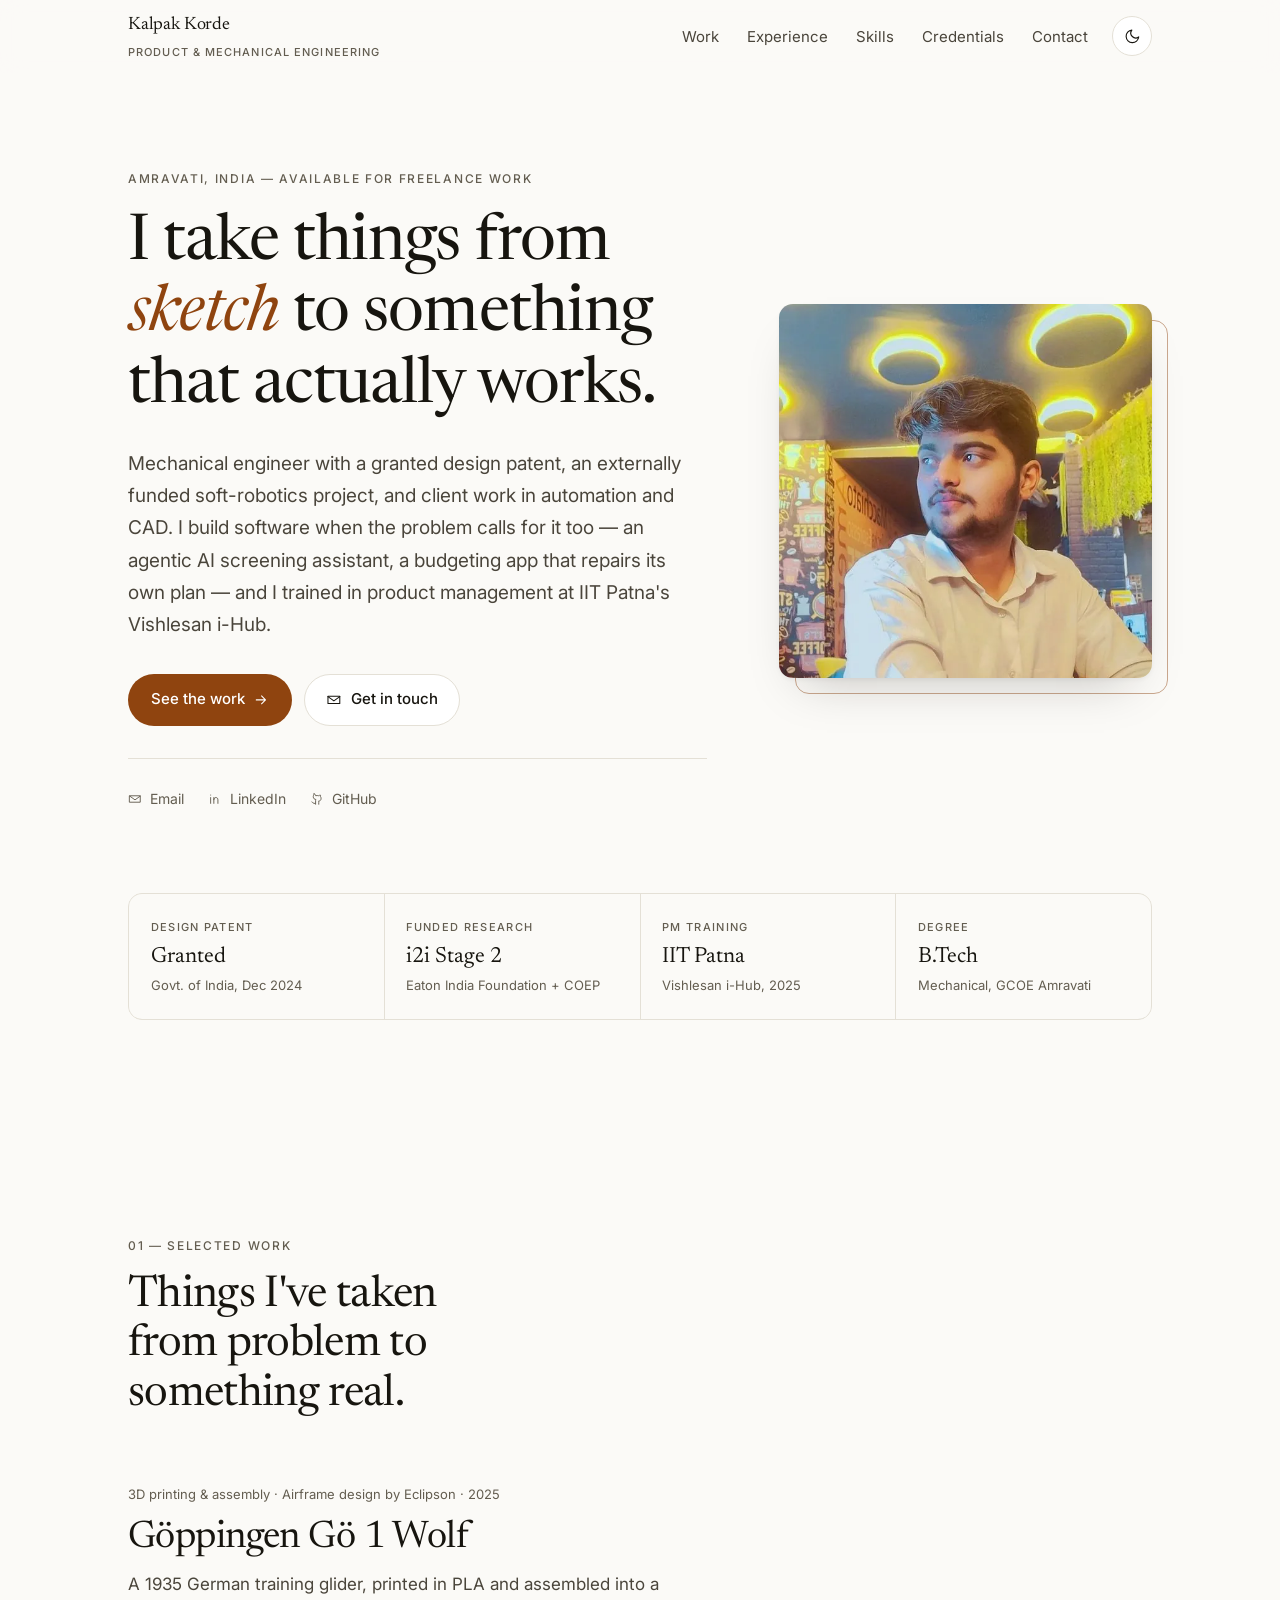
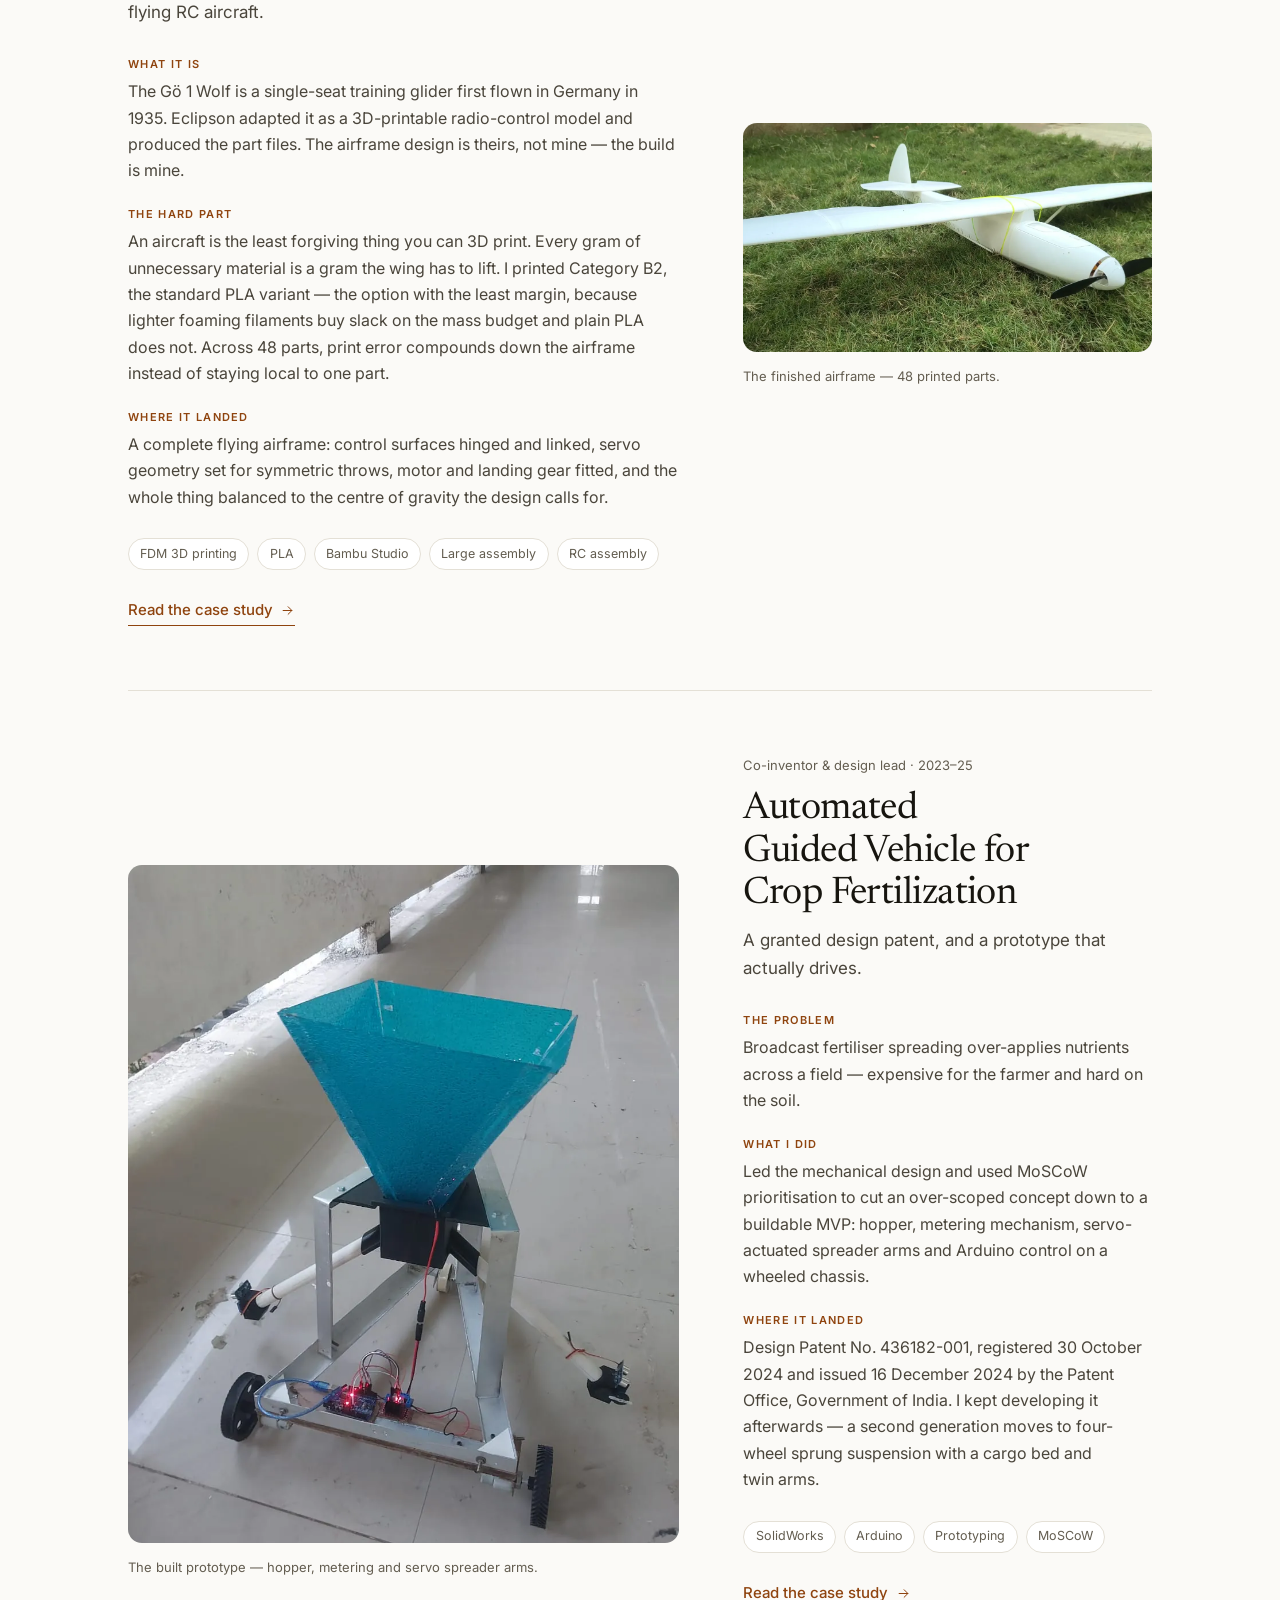
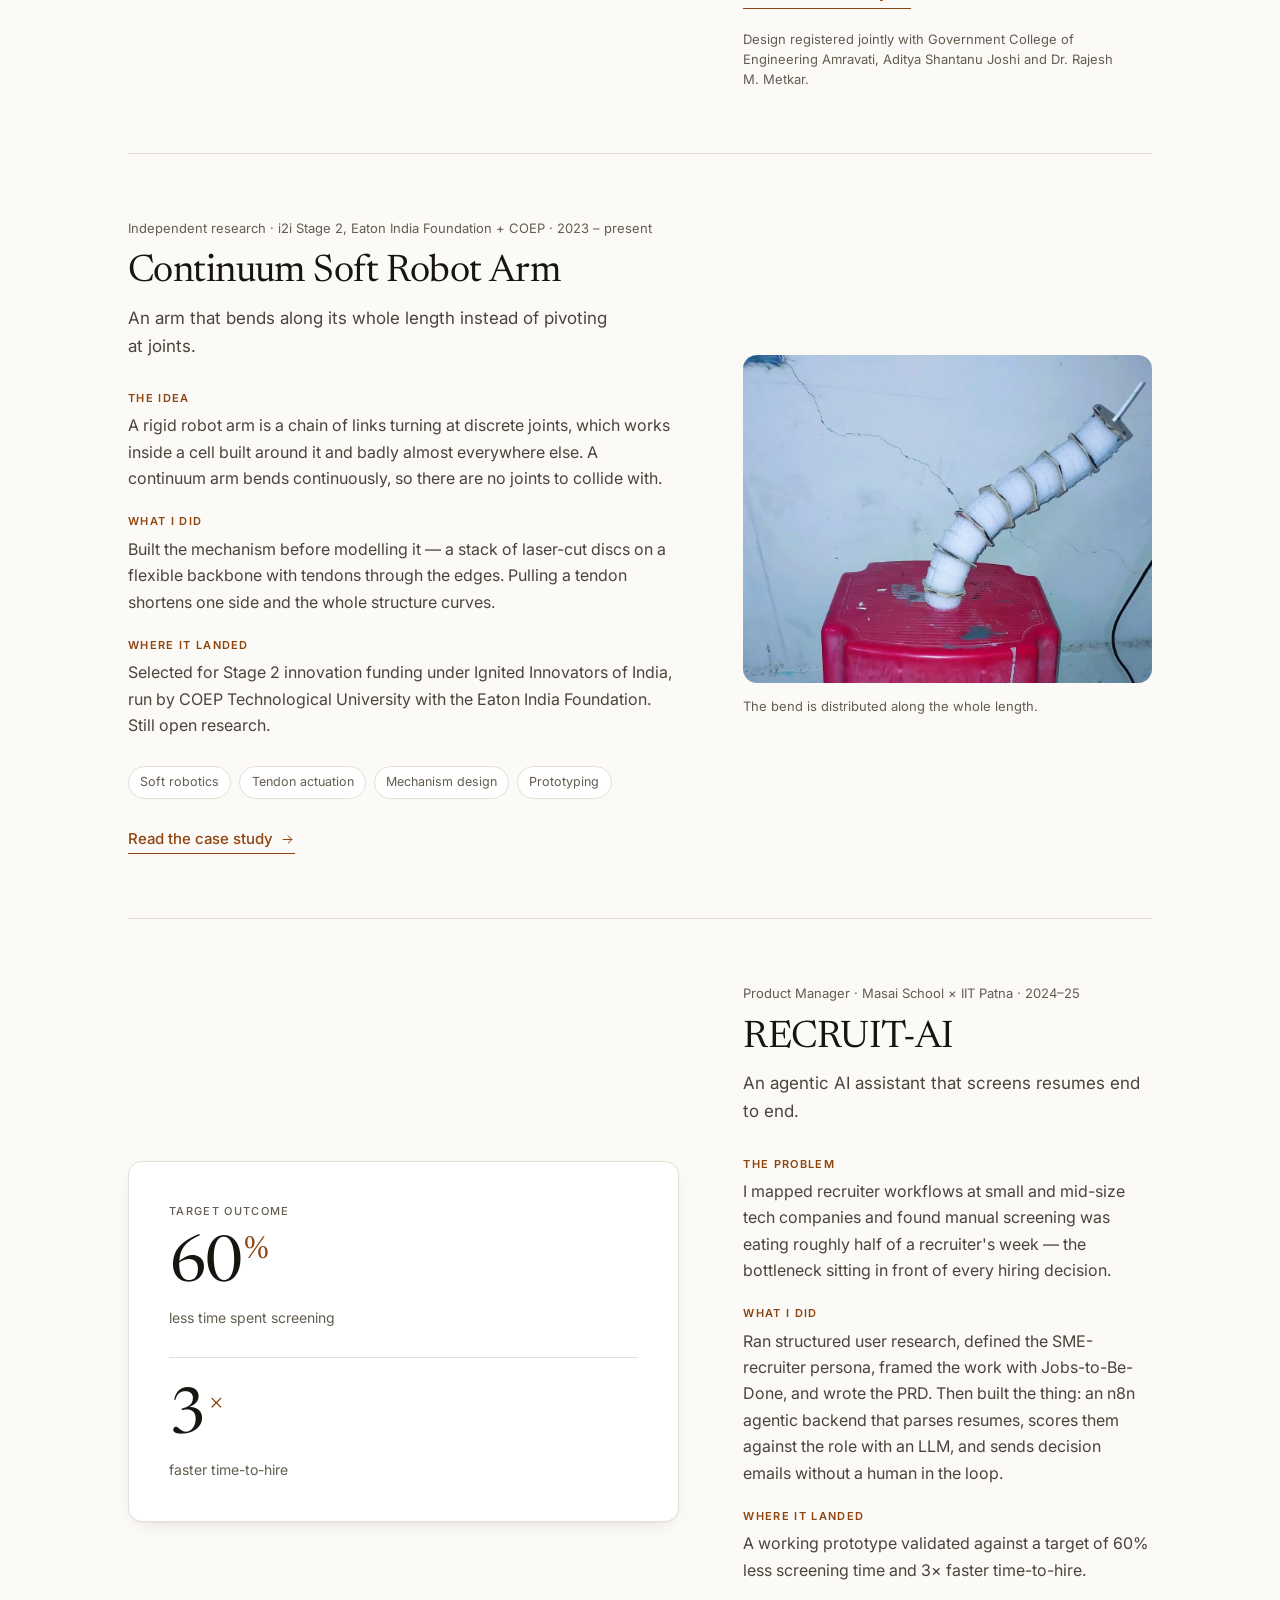
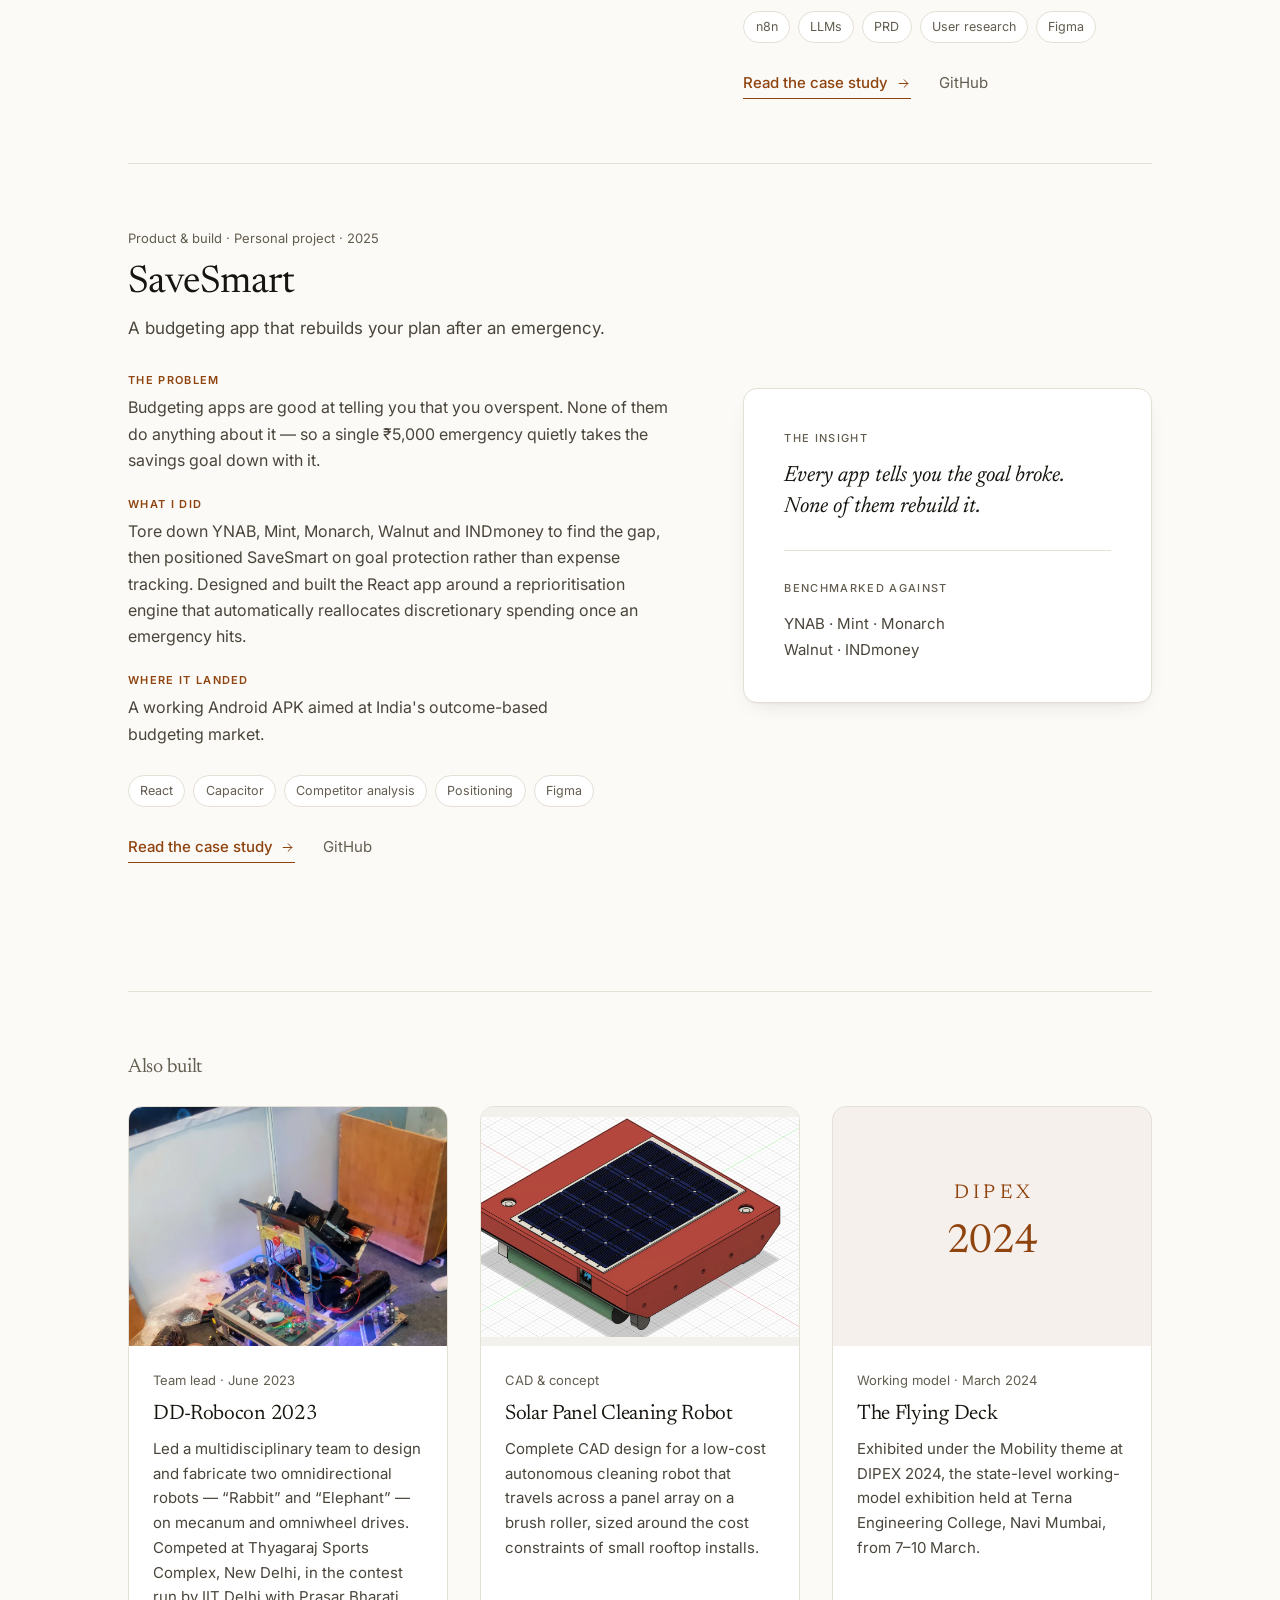
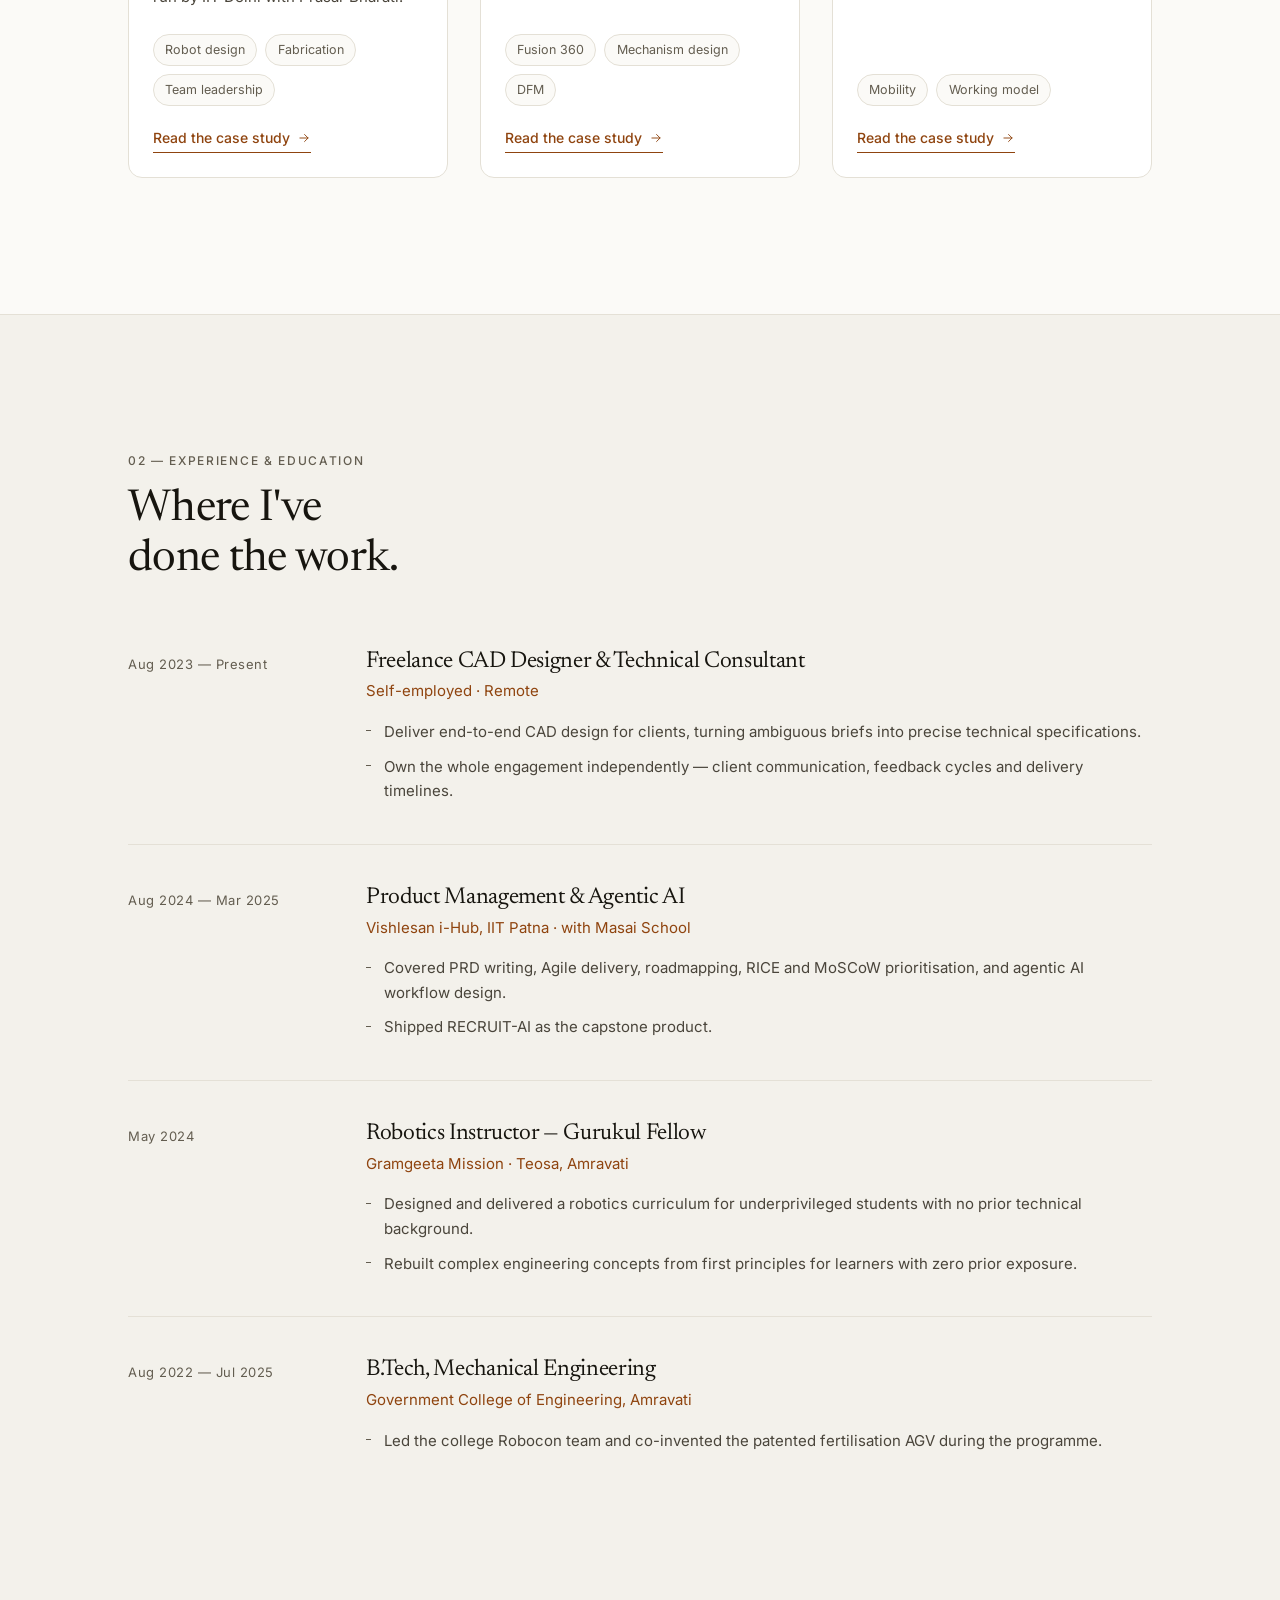
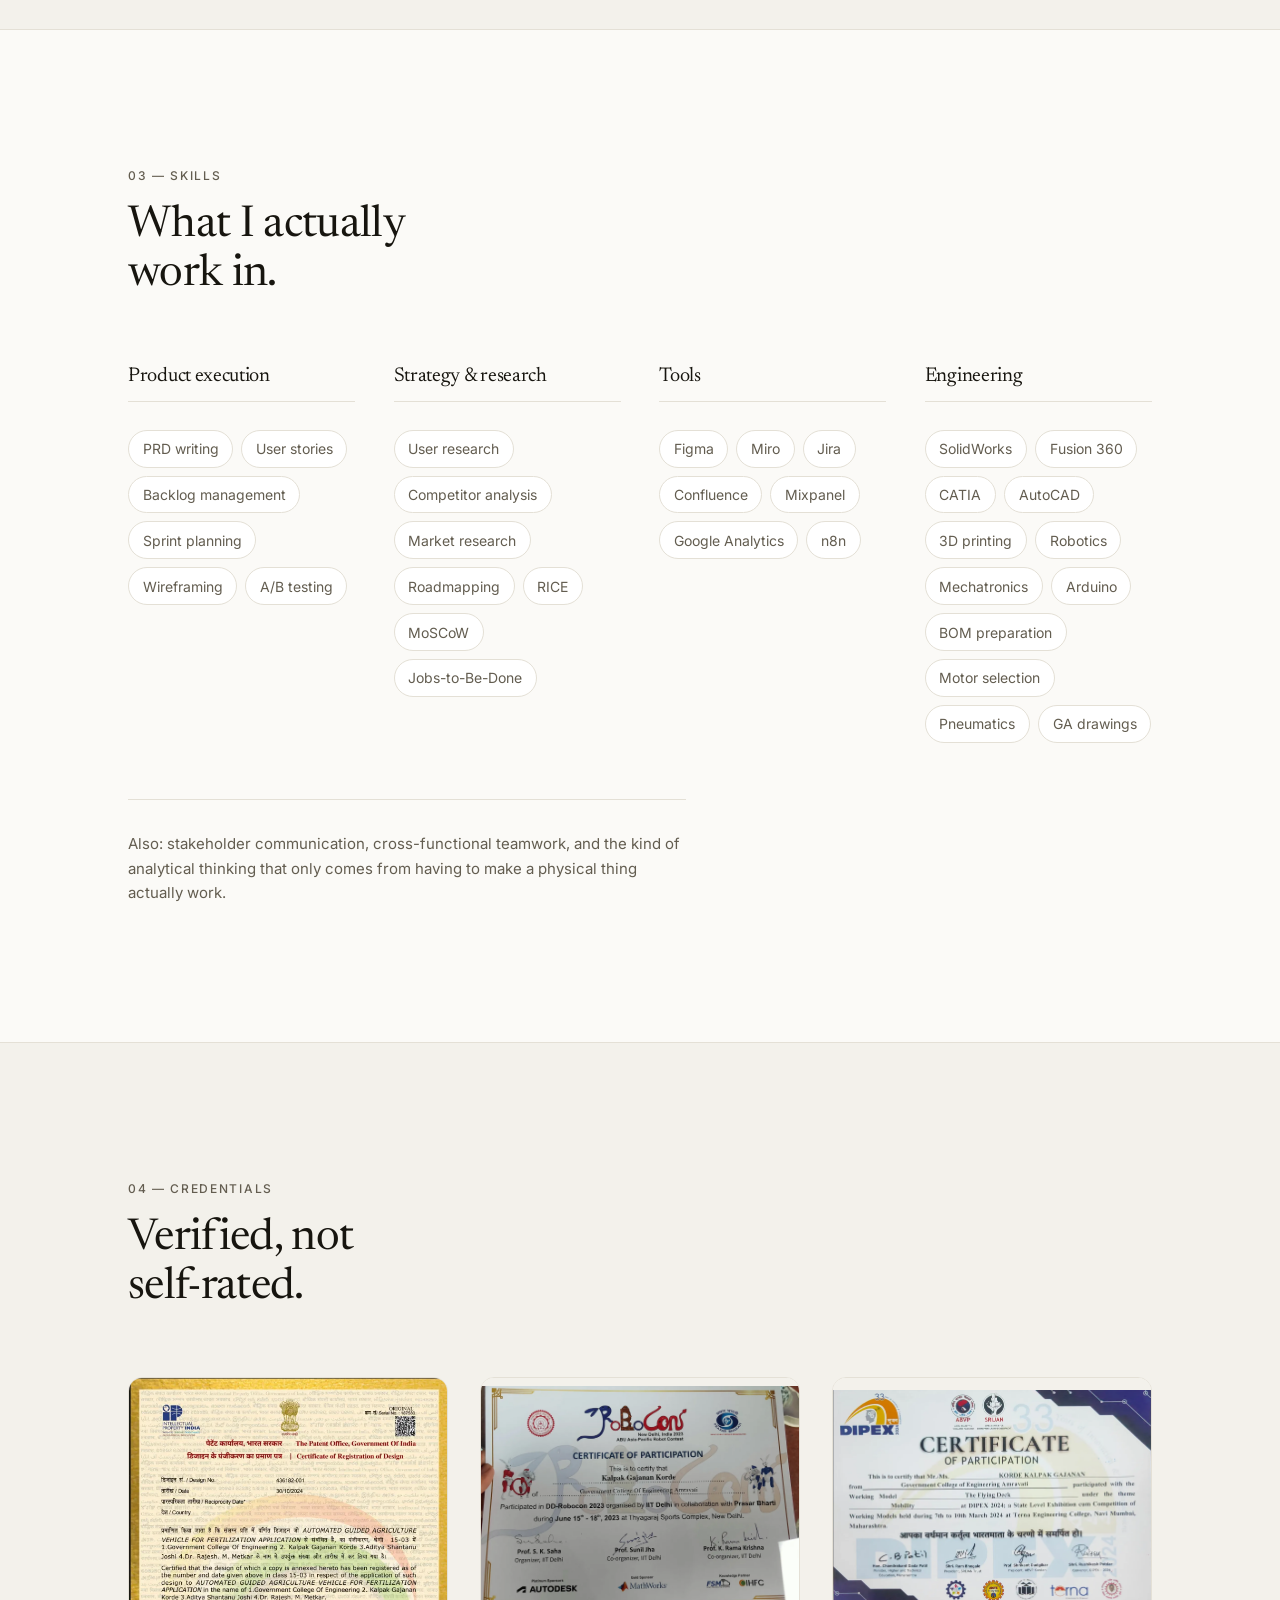
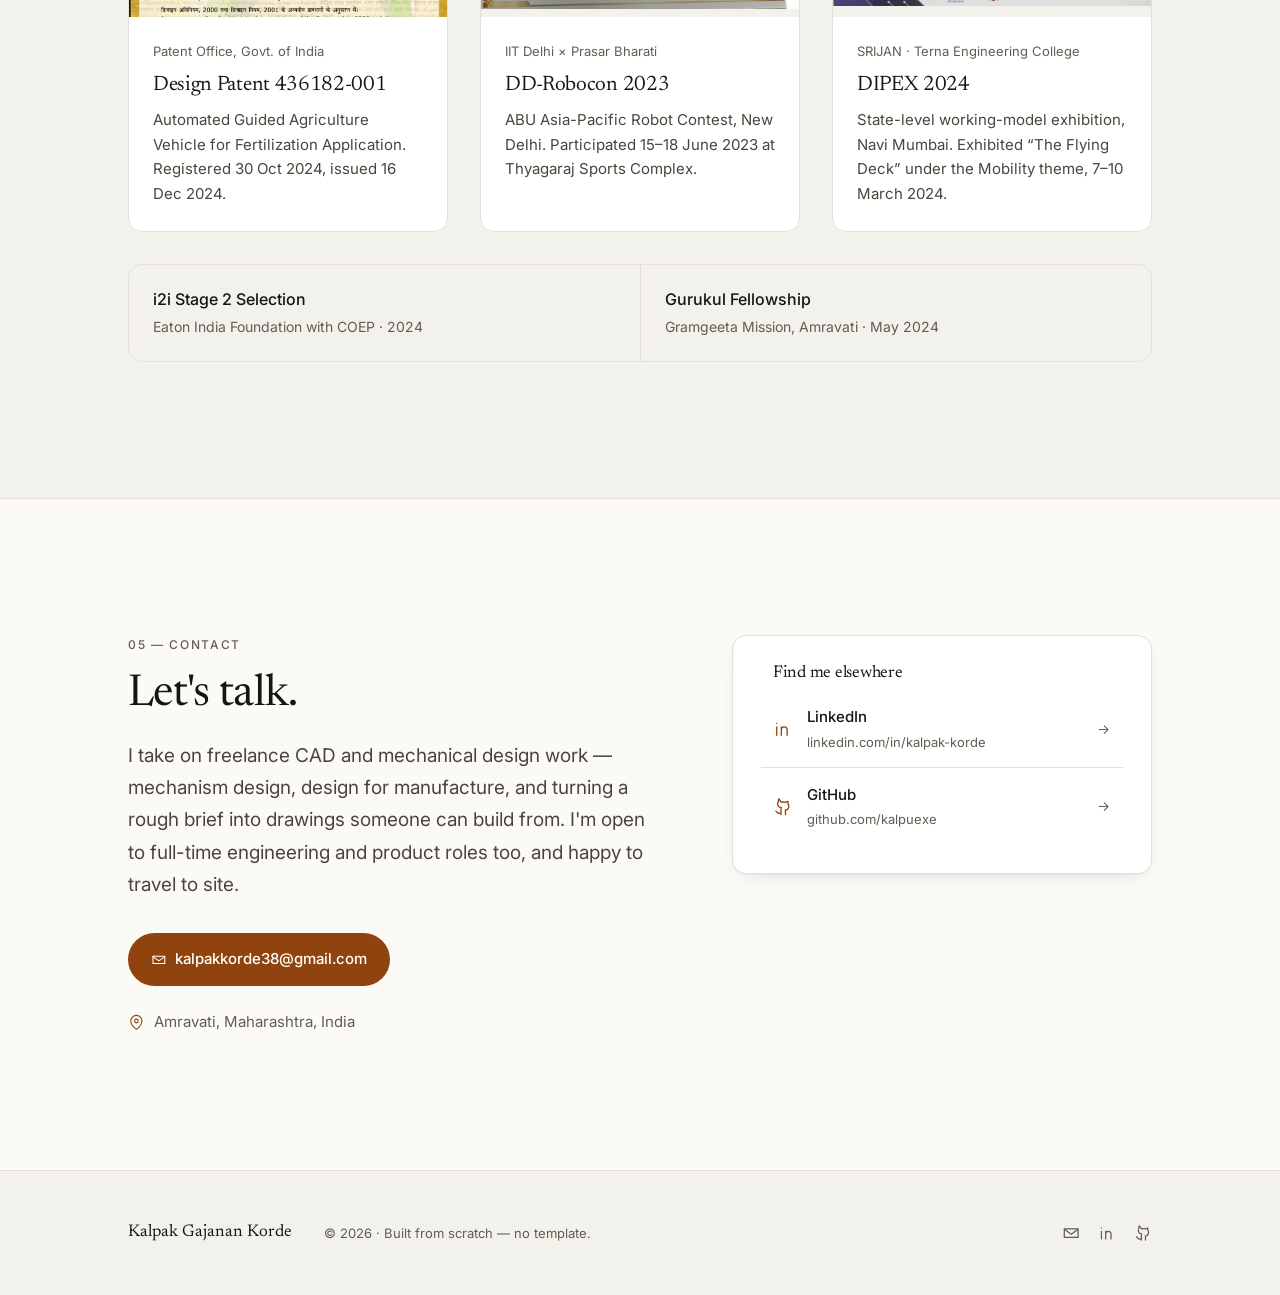
<file: portfolio/index.html>
<!DOCTYPE html>
<html lang="en">

<head>
    <meta charset="UTF-8">
    <meta name="viewport" content="width=device-width, initial-scale=1">
    <title>Kalpak Korde — Product &amp; Mechanical Engineering</title>

    <meta name="description"
        content="Kalpak Korde — mechanical engineer with a granted design patent, funded soft-robotics research and client work in automation and CAD, who also builds AI products. Selected work in robotics, mechanical design and AI workflows.">
    <meta name="author" content="Kalpak Gajanan Korde">
    <link rel="canonical" href="https://portfolio-tgq3.vercel.app/">

    <meta property="og:type" content="website">
    <meta property="og:url" content="https://portfolio-tgq3.vercel.app/">
    <meta property="og:title" content="Kalpak Korde — Product &amp; Mechanical Engineering">
    <meta property="og:description"
        content="Design patent holder building machines and the products around them. Selected work in robotics, mechanical design, automation and AI.">
    <meta property="og:image" content="https://portfolio-tgq3.vercel.app/assets/og-image.png">
    <meta property="og:image:width" content="1200">
    <meta property="og:image:height" content="630">
    <meta name="twitter:card" content="summary_large_image">

    <link rel="icon" href="favicon.svg" type="image/svg+xml">
    <link rel="apple-touch-icon" href="assets/apple-touch-icon.png">

    <!-- Set the theme before first paint so there is no flash of the wrong colours -->
    <script>
        (function () {
            // Only opt into the scroll-reveal animation when JS is actually running,
            // so a failed script can never leave the page blank.
            document.documentElement.classList.add('js');
            try {
                var saved = localStorage.getItem('theme');
                var theme = saved || (window.matchMedia('(prefers-color-scheme: dark)').matches ? 'dark' : 'light');
                document.documentElement.setAttribute('data-theme', theme);
            } catch (e) { }
        })();
    </script>

    <link rel="preconnect" href="https://fonts.googleapis.com">
    <link rel="preconnect" href="https://fonts.gstatic.com" crossorigin>
    <link
        href="https://fonts.googleapis.com/css2?family=Inter:wght@400;500;600&family=Newsreader:ital,opsz,wght@0,6..72,400;0,6..72,500;1,6..72,400&display=swap"
        rel="stylesheet">
    <link rel="stylesheet" href="css/style.css">

    <script type="application/ld+json">
    {
      "@context": "https://schema.org",
      "@type": "Person",
      "name": "Kalpak Gajanan Korde",
      "jobTitle": "Mechanical Engineer",
      "email": "mailto:kalpakkorde38@gmail.com",
      "url": "https://portfolio-tgq3.vercel.app/",
      "address": { "@type": "PostalAddress", "addressLocality": "Amravati", "addressRegion": "Maharashtra", "addressCountry": "IN" },
      "alumniOf": [
        { "@type": "CollegeOrUniversity", "name": "Government College of Engineering, Amravati" },
        { "@type": "EducationalOrganization", "name": "Vishlesan i-Hub, IIT Patna" }
      ],
      "knowsAbout": ["Mechanical Design", "Robotics", "Automation", "CAD", "Soft Robotics", "Product Management", "Agentic AI"],
      "sameAs": [
        "https://www.linkedin.com/in/kalpak-korde",
        "https://github.com/kalpuexe"
      ]
    }
    </script>
</head>

<body>
    <a class="skip-link" href="#main">Skip to content</a>

    <!-- Icon sprite: inline so there is no icon-font CDN on the critical path -->
    <svg class="sprite" aria-hidden="true" focusable="false">
        <symbol id="i-mail" viewBox="0 0 24 24">
            <path d="M3 6.5h18v11H3z" />
            <path d="m3 7 9 6.5L21 7" />
        </symbol>
        <symbol id="i-linkedin" viewBox="0 0 24 24">
            <path d="M4.5 9.5v10M4.5 5.2v.1M10 19.5v-10M10 13.2c0-2 1.4-3.7 3.5-3.7s3.5 1.4 3.5 4v6" />
        </symbol>
        <symbol id="i-github" viewBox="0 0 24 24">
            <path
                d="M9 19.5c-4 1.2-4-2.1-5.6-2.6M15 21v-3.3c0-1 .1-1.4-.5-2 2.3-.2 4.5-1.1 4.5-5a3.9 3.9 0 0 0-1.1-2.7 3.6 3.6 0 0 0-.1-2.7s-.9-.2-2.9 1.1a10 10 0 0 0-5.2 0C7.7 2.1 6.8 2.3 6.8 2.3a3.6 3.6 0 0 0-.1 2.7 3.9 3.9 0 0 0-1.1 2.8c0 3.8 2.2 4.7 4.5 5-.4.4-.5.9-.5 1.5V21" />
        </symbol>
        <symbol id="i-doc" viewBox="0 0 24 24">
            <path d="M12 3v12M7.5 10.5 12 15l4.5-4.5M4.5 19.5h15" />
        </symbol>
        <symbol id="i-discord" viewBox="0 0 24 24">
            <path
                d="M8.6 4.6a15 15 0 0 0-3.6 1.2C2.9 9 2.3 12.1 2.6 15.2a15 15 0 0 0 4.5 2.3l.9-1.4a9.7 9.7 0 0 1-1.5-.7l.4-.3a10.7 10.7 0 0 0 9.2 0l.4.3a9.7 9.7 0 0 1-1.5.7l.9 1.4a15 15 0 0 0 4.5-2.3c.4-3.6-.6-6.7-2.4-9.4a15 15 0 0 0-3.6-1.2l-.4.9a11.6 11.6 0 0 0-4 0z" />
            <path d="M9.3 12.6c0 .8-.5 1.4-1.1 1.4s-1.1-.6-1.1-1.4.5-1.4 1.1-1.4 1.1.6 1.1 1.4zM16.9 12.6c0 .8-.5 1.4-1.1 1.4s-1.1-.6-1.1-1.4.5-1.4 1.1-1.4 1.1.6 1.1 1.4z" />
        </symbol>
        <symbol id="i-briefcase" viewBox="0 0 24 24">
            <rect x="2.5" y="7.5" width="19" height="12" rx="2" />
            <path d="M9 7.5V6a2 2 0 0 1 2-2h2a2 2 0 0 1 2 2v1.5M2.5 12.5h19" />
        </symbol>
        <symbol id="i-pin" viewBox="0 0 24 24">
            <path d="M20 10c0 6-8 12-8 12s-8-6-8-12a8 8 0 0 1 16 0z" />
            <circle cx="12" cy="10" r="2.6" />
        </symbol>
        <symbol id="i-arrow" viewBox="0 0 24 24">
            <path d="M5 12h14M13 6l6 6-6 6" />
        </symbol>
        <symbol id="i-sun" viewBox="0 0 24 24">
            <circle cx="12" cy="12" r="4" />
            <path d="M12 2v2M12 20v2M4.9 4.9l1.4 1.4M17.7 17.7l1.4 1.4M2 12h2M20 12h2M4.9 19.1l1.4-1.4M17.7 6.3l1.4-1.4" />
        </symbol>
        <symbol id="i-moon" viewBox="0 0 24 24">
            <path d="M21 12.8A9 9 0 1 1 11.2 3a7 7 0 0 0 9.8 9.8z" />
        </symbol>
        <symbol id="i-close" viewBox="0 0 24 24">
            <path d="M6 6l12 12M18 6L6 18" />
        </symbol>
        <symbol id="i-expand" viewBox="0 0 24 24">
            <path d="M9 3H3v6M15 21h6v-6M21 9V3h-6M3 15v6h6" />
        </symbol>
    </svg>

    <div class="scroll-progress" id="scrollProgress" aria-hidden="true"></div>

    <header class="site-header" id="siteHeader">
        <div class="shell header-inner">
            <a class="wordmark" href="#top">
                Kalpak Korde
                <span class="wordmark-role">Product &amp; Mechanical Engineering</span>
            </a>

            <nav class="nav" id="nav" aria-label="Primary">
                <ul>
                    <li><a href="#work">Work</a></li>
                    <li><a href="#experience">Experience</a></li>
                    <li><a href="#skills">Skills</a></li>
                    <li><a href="#credentials">Credentials</a></li>
                    <li><a href="#contact">Contact</a></li>
                </ul>
            </nav>

            <div class="header-actions">
                <button class="icon-btn" id="themeToggle" type="button" aria-label="Switch to dark theme">
                    <svg class="icon icon-light" aria-hidden="true">
                        <use href="#i-moon" />
                    </svg>
                    <svg class="icon icon-dark" aria-hidden="true">
                        <use href="#i-sun" />
                    </svg>
                </button>
                <button class="icon-btn nav-toggle" id="navToggle" type="button" aria-label="Open menu"
                    aria-expanded="false" aria-controls="nav">
                    <span class="bars" aria-hidden="true"><i></i><i></i></span>
                </button>
            </div>
        </div>
    </header>

    <main id="main">
        <span id="top"></span>

        <!-- ===== Hero ===== -->
        <section class="hero">
            <div class="shell hero-grid">
                <div class="hero-copy">
                    <p class="eyebrow reveal">Amravati, India — available for freelance work</p>

                    <h1 class="reveal" style="--d:1">
                        I take things from <em>sketch</em> to something that actually works.
                    </h1>

                    <p class="lede reveal" style="--d:2">
                        Mechanical engineer with a granted design patent, an externally funded soft-robotics
                        project, and client work in automation and CAD. I build software when the problem calls for
                        it too — an agentic AI screening assistant, a budgeting app that repairs its own plan — and
                        I trained in product management at IIT Patna's Vishlesan i-Hub.
                    </p>

                    <div class="hero-actions reveal" style="--d:3">
                        <a class="btn btn-primary" href="#work">
                            See the work
                            <svg class="icon" aria-hidden="true">
                                <use href="#i-arrow" />
                            </svg>
                        </a>
                        <a class="btn btn-ghost" href="#contact">
                            <svg class="icon" aria-hidden="true">
                                <use href="#i-mail" />
                            </svg>
                            Get in touch
                        </a>
                        <!-- No résumé button for now. To add one, drop a PDF in assets/ and use:
                        <a class="btn btn-ghost" href="assets/resume.pdf" download>
                            <svg class="icon" aria-hidden="true"><use href="#i-doc" /></svg>
                            Résumé
                        </a>
                        Check it first for anything you don't want public: rates, income, phone number. -->
                    </div>

                    <ul class="hero-links reveal" style="--d:4">
                        <li><a href="mailto:kalpakkorde38@gmail.com">
                                <svg class="icon" aria-hidden="true">
                                    <use href="#i-mail" />
                                </svg>Email</a></li>
                        <li><a href="https://www.linkedin.com/in/kalpak-korde" target="_blank"
                                rel="noopener">
                                <svg class="icon" aria-hidden="true">
                                    <use href="#i-linkedin" />
                                </svg>LinkedIn</a></li>
                        <li><a href="https://github.com/kalpuexe" target="_blank" rel="noopener">
                                <svg class="icon" aria-hidden="true">
                                    <use href="#i-github" />
                                </svg>GitHub</a></li>
                    </ul>
                </div>

                <figure class="hero-portrait reveal" style="--d:2">
                    <picture>
                        <source srcset="assets/kalpak-korde.webp" type="image/webp">
                        <img src="assets/kalpak-korde.jpg" width="600" height="600" fetchpriority="high"
                            alt="Portrait of Kalpak Korde">
                    </picture>
                </figure>
            </div>

            <div class="shell">
                <dl class="facts reveal">
                    <div class="fact">
                        <dt>Design patent</dt>
                        <dd>Granted <span>Govt. of India, Dec 2024</span></dd>
                    </div>
                    <div class="fact">
                        <dt>Funded research</dt>
                        <dd>i2i Stage 2 <span>Eaton India Foundation + COEP</span></dd>
                    </div>
                    <div class="fact">
                        <dt>PM training</dt>
                        <dd>IIT Patna <span>Vishlesan i-Hub, 2025</span></dd>
                    </div>
                    <div class="fact">
                        <dt>Degree</dt>
                        <dd>B.Tech <span>Mechanical, GCOE Amravati</span></dd>
                    </div>
                </dl>
            </div>
        </section>

        <!-- ===== Selected work ===== -->
        <section class="section" id="work">
            <div class="shell">
                <header class="section-head reveal">
                    <p class="eyebrow">01 — Selected work</p>
                    <h2>Things I've taken from problem to something real.</h2>
                </header>

                <!-- Go 1 Wolf -->
                <article class="case reveal">
                    <div class="case-body">
                        <p class="case-meta">3D printing &amp; assembly · Airframe design by Eclipson · 2025</p>
                        <h3>Göppingen Gö 1 Wolf</h3>
                        <p class="case-sub">A 1935 German training glider, printed in PLA and assembled into a flying
                            RC aircraft.</p>

                        <div class="case-notes">
                            <div>
                                <h4>What it is</h4>
                                <p>The Gö 1 Wolf is a single-seat training glider first flown in Germany in 1935.
                                    Eclipson adapted it as a 3D-printable radio-control model and produced the part
                                    files. The airframe design is theirs, not mine — the build is mine.</p>
                            </div>
                            <div>
                                <h4>The hard part</h4>
                                <p>An aircraft is the least forgiving thing you can 3D print. Every gram of
                                    unnecessary material is a gram the wing has to lift. I printed Category B2, the
                                    standard PLA variant — the option with the least margin, because lighter foaming
                                    filaments buy slack on the mass budget and plain PLA does not. Across 48 parts,
                                    print error compounds down the airframe instead of staying local to one part.</p>
                            </div>
                            <div>
                                <h4>Where it landed</h4>
                                <p>A complete flying airframe: control surfaces hinged and linked, servo geometry set
                                    for symmetric throws, motor and landing gear fitted, and the whole thing balanced
                                    to the centre of gravity the design calls for.</p>
                            </div>
                        </div>

                        <ul class="tags">
                            <li>FDM 3D printing</li>
                            <li>PLA</li>
                            <li>Bambu Studio</li>
                            <li>Large assembly</li>
                            <li>RC assembly</li>
                        </ul>

                        <p class="case-links">
                            <a href="work/go1-wolf-glider.html">
                                Read the case study
                                <svg class="icon" aria-hidden="true">
                                    <use href="#i-arrow" />
                                </svg>
                            </a>
                        </p>
                    </div>

                    <aside class="case-visual">
                        <figure class="case-figure">
                            <button class="zoomable" type="button" data-full="assets/wolf-built.jpg"
                                data-caption="The finished Göppingen Gö 1 Wolf — a 3D-printed RC glider, wing bands on and folding prop fitted.">
                                <picture>
                                    <source srcset="assets/wolf-built.webp" type="image/webp">
                                    <img src="assets/wolf-built.jpg" width="1300" height="731" loading="lazy"
                                        decoding="async"
                                        alt="The finished Gö 1 Wolf on grass: a white 3D-printed glider with a long tapered wing and folding propeller">
                                </picture>
                                <span class="zoom-hint" aria-hidden="true">
                                    <svg class="icon">
                                        <use href="#i-expand" />
                                    </svg>
                                </span>
                            </button>
                            <figcaption>The finished airframe — 48 printed parts.</figcaption>
                        </figure>
                    </aside>
                </article>

                <!-- AGV / patent -->
                <article class="case case-flip reveal">
                    <div class="case-body">
                        <p class="case-meta">Co-inventor &amp; design lead · 2023–25</p>
                        <h3>Automated Guided Vehicle for Crop Fertilization</h3>
                        <p class="case-sub">A granted design patent, and a prototype that actually drives.</p>

                        <div class="case-notes">
                            <div>
                                <h4>The problem</h4>
                                <p>Broadcast fertiliser spreading over-applies nutrients across a field — expensive for
                                    the farmer and hard on the soil.</p>
                            </div>
                            <div>
                                <h4>What I did</h4>
                                <p>Led the mechanical design and used MoSCoW prioritisation to cut an over-scoped
                                    concept down to a buildable MVP: hopper, metering mechanism, servo-actuated spreader
                                    arms and Arduino control on a wheeled chassis.</p>
                            </div>
                            <div>
                                <h4>Where it landed</h4>
                                <p>Design Patent No. 436182-001, registered 30 October 2024 and issued 16 December 2024
                                    by the Patent Office, Government of India. I kept developing it afterwards — a
                                    second generation moves to four-wheel sprung suspension with a cargo bed and
                                    twin arms.</p>
                            </div>
                        </div>

                        <ul class="tags">
                            <li>SolidWorks</li>
                            <li>Arduino</li>
                            <li>Prototyping</li>
                            <li>MoSCoW</li>
                        </ul>

                        <p class="case-links">
                            <a href="work/agv-fertilization.html">
                                Read the case study
                                <svg class="icon" aria-hidden="true">
                                    <use href="#i-arrow" />
                                </svg>
                            </a>
                        </p>

                        <p class="case-note-small">Design registered jointly with Government College of Engineering
                            Amravati, Aditya Shantanu Joshi and Dr. Rajesh M. Metkar.</p>
                    </div>

                    <aside class="case-visual">
                        <figure class="case-figure">
                            <button class="zoomable" type="button" data-full="assets/agv-prototype.jpg"
                                data-caption="The AGV prototype — acrylic hopper, servo-actuated spreader arms and Arduino control on a welded chassis.">
                                <picture>
                                    <source srcset="assets/agv-prototype.webp" type="image/webp">
                                    <img src="assets/agv-prototype.jpg" width="960" height="1180" loading="lazy"
                                        decoding="async"
                                        alt="The AGV prototype: a blue acrylic hopper mounted on a welded steel chassis with spreader arms and an Arduino board">
                                </picture>
                                <span class="zoom-hint" aria-hidden="true">
                                    <svg class="icon">
                                        <use href="#i-expand" />
                                    </svg>
                                </span>
                            </button>
                            <figcaption>The built prototype — hopper, metering and servo spreader arms.</figcaption>
                        </figure>
                    </aside>
                </article>

                <!-- Continuum arm -->
                <article class="case reveal">
                    <div class="case-body">
                        <p class="case-meta">Independent research · i2i Stage 2, Eaton India Foundation + COEP · 2023 – present</p>
                        <h3>Continuum Soft Robot Arm</h3>
                        <p class="case-sub">An arm that bends along its whole length instead of pivoting at joints.</p>

                        <div class="case-notes">
                            <div>
                                <h4>The idea</h4>
                                <p>A rigid robot arm is a chain of links turning at discrete joints, which works inside a cell built around it and badly almost everywhere else. A continuum arm bends continuously, so there are no joints to collide with.</p>
                            </div>
                            <div>
                                <h4>What I did</h4>
                                <p>Built the mechanism before modelling it — a stack of laser-cut discs on a flexible backbone with tendons through the edges. Pulling a tendon shortens one side and the whole structure curves.</p>
                            </div>
                            <div>
                                <h4>Where it landed</h4>
                                <p>Selected for Stage 2 innovation funding under Ignited Innovators of India, run by COEP Technological University with the Eaton India Foundation. Still open research.</p>
                            </div>
                        </div>

                        <ul class="tags">
                            <li>Soft robotics</li>
                            <li>Tendon actuation</li>
                            <li>Mechanism design</li>
                            <li>Prototyping</li>
                        </ul>

                        <p class="case-links">
                            <a href="work/continuum-soft-arm.html">
                                Read the case study
                                <svg class="icon" aria-hidden="true">
                                    <use href="#i-arrow" />
                                </svg>
                            </a>
                        </p>
                    </div>

                    <aside class="case-visual">
                        <figure class="case-figure">
                            <button class="zoomable" type="button" data-full="assets/continuum-arm.jpg"
                                data-caption="The continuum arm prototype — the bend is distributed along its whole length.">
                                <picture>
                                    <source srcset="assets/continuum-arm.webp" type="image/webp">
                                    <img src="assets/continuum-arm.jpg" width="1107" height="888" loading="lazy"
                                        decoding="async"
                                        alt="The continuum arm prototype curving upward from its base, wrapped in a white compliant sleeve">
                                </picture>
                                <span class="zoom-hint" aria-hidden="true">
                                    <svg class="icon">
                                        <use href="#i-expand" />
                                    </svg>
                                </span>
                            </button>
                            <figcaption>The bend is distributed along the whole length.</figcaption>
                        </figure>
                    </aside>
                </article>

                <!-- RECRUIT-AI -->
                <article class="case case-flip reveal">
                    <div class="case-body">
                        <p class="case-meta">Product Manager · Masai School × IIT Patna · 2024–25</p>
                        <h3>RECRUIT-AI</h3>
                        <p class="case-sub">An agentic AI assistant that screens resumes end to end.</p>

                        <div class="case-notes">
                            <div>
                                <h4>The problem</h4>
                                <p>I mapped recruiter workflows at small and mid-size tech companies and found manual
                                    screening was eating roughly half of a recruiter's week — the bottleneck sitting in
                                    front of every hiring decision.</p>
                            </div>
                            <div>
                                <h4>What I did</h4>
                                <p>Ran structured user research, defined the SME-recruiter persona, framed the work with
                                    Jobs-to-Be-Done, and wrote the PRD. Then built the thing: an n8n agentic backend
                                    that parses resumes, scores them against the role with an LLM, and sends decision
                                    emails without a human in the loop.</p>
                            </div>
                            <div>
                                <h4>Where it landed</h4>
                                <p>A working prototype validated against a target of 60% less screening time and 3×
                                    faster time-to-hire.</p>
                            </div>
                        </div>

                        <ul class="tags">
                            <li>n8n</li>
                            <li>LLMs</li>
                            <li>PRD</li>
                            <li>User research</li>
                            <li>Figma</li>
                        </ul>

                        <p class="case-links">
                            <a href="work/recruit-ai.html">
                                Read the case study
                                <svg class="icon" aria-hidden="true">
                                    <use href="#i-arrow" />
                                </svg>
                            </a>
                            <a class="case-link-alt" href="https://github.com/kalpuexe/Recruiter-ai-" target="_blank"
                                rel="noopener">GitHub</a>
                        </p>
                    </div>

                    <aside class="case-visual">
                        <div class="stat-panel">
                            <p class="stat-kicker">Target outcome</p>
                            <p class="stat-big">60<span>%</span></p>
                            <p class="stat-label">less time spent screening</p>
                            <hr>
                            <p class="stat-big">3<span>×</span></p>
                            <p class="stat-label">faster time-to-hire</p>
                        </div>
                    </aside>
                </article>

                <!-- SaveSmart -->
                <article class="case reveal">
                    <div class="case-body">
                        <p class="case-meta">Product &amp; build · Personal project · 2025</p>
                        <h3>SaveSmart</h3>
                        <p class="case-sub">A budgeting app that rebuilds your plan after an emergency.</p>

                        <div class="case-notes">
                            <div>
                                <h4>The problem</h4>
                                <p>Budgeting apps are good at telling you that you overspent. None of them do anything
                                    about it — so a single ₹5,000 emergency quietly takes the savings goal down with it.
                                </p>
                            </div>
                            <div>
                                <h4>What I did</h4>
                                <p>Tore down YNAB, Mint, Monarch, Walnut and INDmoney to find the gap, then positioned
                                    SaveSmart on goal protection rather than expense tracking. Designed and built the
                                    React app around a reprioritisation engine that automatically reallocates
                                    discretionary spending once an emergency hits.</p>
                            </div>
                            <div>
                                <h4>Where it landed</h4>
                                <p>A working Android APK aimed at India's outcome-based budgeting market.</p>
                            </div>
                        </div>

                        <ul class="tags">
                            <li>React</li>
                            <li>Capacitor</li>
                            <li>Competitor analysis</li>
                            <li>Positioning</li>
                            <li>Figma</li>
                        </ul>

                        <p class="case-links">
                            <a href="work/savesmart.html">
                                Read the case study
                                <svg class="icon" aria-hidden="true">
                                    <use href="#i-arrow" />
                                </svg>
                            </a>
                            <a class="case-link-alt" href="https://github.com/kalpuexe/savesmart" target="_blank"
                                rel="noopener">GitHub</a>
                        </p>
                    </div>

                    <aside class="case-visual">
                        <div class="stat-panel">
                            <p class="stat-kicker">The insight</p>
                            <p class="stat-quote">Every app tells you the goal broke.<br>None of them rebuild it.</p>
                            <hr>
                            <p class="stat-kicker">Benchmarked against</p>
                            <p class="stat-list">YNAB · Mint · Monarch<br>Walnut · INDmoney</p>
                        </div>
                    </aside>
                </article>

                <!-- Secondary work -->
                <h3 class="subhead reveal">Also built</h3>

                <div class="grid-3">
                    <article class="mini reveal" style="--d:1">
                        <figure class="mini-figure">
                            <button class="zoomable" type="button" data-full="assets/robocon-robots.jpg"
                                data-caption="The two robots built for DD-Robocon 2023 — omnidirectional drive bases in the competition pit.">
                                <picture>
                                    <source srcset="assets/robocon-robots.webp" type="image/webp">
                                    <img src="assets/robocon-robots.jpg" width="787" height="1400" loading="lazy"
                                        decoding="async"
                                        alt="Two competition robots with aluminium extrusion frames and exposed wiring in the Robocon pit area">
                                </picture>
                                <span class="zoom-hint" aria-hidden="true">
                                    <svg class="icon">
                                        <use href="#i-expand" />
                                    </svg>
                                </span>
                            </button>
                        </figure>
                        <div class="mini-body">
                            <p class="case-meta">Team lead · June 2023</p>
                            <h4>DD-Robocon 2023</h4>
                            <p>Led a multidisciplinary team to design and fabricate two omnidirectional robots — “Rabbit”
                                and “Elephant” — on mecanum and omniwheel drives. Competed at Thyagaraj Sports Complex,
                                New Delhi, in the contest run by IIT Delhi with Prasar Bharati.</p>
                            <ul class="tags">
                                <li>Robot design</li>
                                <li>Fabrication</li>
                                <li>Team leadership</li>
                            </ul>
                            <a class="mini-link" href="work/dd-robocon-2023.html">
                                Read the case study
                                <svg class="icon" aria-hidden="true">
                                    <use href="#i-arrow" />
                                </svg>
                            </a>
                        </div>
                    </article>

                    <article class="mini reveal" style="--d:2">
                        <figure class="mini-figure">
                            <button class="zoomable" type="button" data-full="assets/solar-robot-cad.jpg"
                                data-caption="Fusion 360 assembly of the solar panel cleaning robot, showing the brush roller and drive wheels.">
                                <picture>
                                    <source srcset="assets/solar-robot-cad.webp" type="image/webp">
                                    <img src="assets/solar-robot-cad.jpg" width="951" height="630" loading="lazy"
                                        decoding="async"
                                        alt="CAD render of a solar panel cleaning robot with a cylindrical brush roller and four drive wheels">
                                </picture>
                                <span class="zoom-hint" aria-hidden="true">
                                    <svg class="icon">
                                        <use href="#i-expand" />
                                    </svg>
                                </span>
                            </button>
                        </figure>
                        <div class="mini-body">
                            <p class="case-meta">CAD &amp; concept</p>
                            <h4>Solar Panel Cleaning Robot</h4>
                            <p>Complete CAD design for a low-cost autonomous cleaning robot that travels across a panel
                                array on a brush roller, sized around the cost constraints of small rooftop installs.
                            </p>
                            <ul class="tags">
                                <li>Fusion 360</li>
                                <li>Mechanism design</li>
                                <li>DFM</li>
                            </ul>
                            <a class="mini-link" href="work/solar-cleaning-robot.html">
                                Read the case study
                                <svg class="icon" aria-hidden="true">
                                    <use href="#i-arrow" />
                                </svg>
                            </a>
                        </div>
                    </article>

                    <article class="mini reveal" style="--d:3">
                        <figure class="mini-figure mini-figure-plain">
                            <span class="mini-mark" aria-hidden="true">DIPEX<b>2024</b></span>
                        </figure>
                        <div class="mini-body">
                            <p class="case-meta">Working model · March 2024</p>
                            <h4>The Flying Deck</h4>
                            <p>Exhibited under the Mobility theme at DIPEX 2024, the state-level working-model
                                exhibition held at Terna Engineering College, Navi Mumbai, from 7–10 March.</p>
                            <ul class="tags">
                                <li>Mobility</li>
                                <li>Working model</li>
                            </ul>
                            <a class="mini-link" href="work/flying-deck.html">
                                Read the case study
                                <svg class="icon" aria-hidden="true">
                                    <use href="#i-arrow" />
                                </svg>
                            </a>
                        </div>
                    </article>
                </div>
            </div>
        </section>

        <!-- ===== Experience ===== -->
        <section class="section section-alt" id="experience">
            <div class="shell">
                <header class="section-head reveal">
                    <p class="eyebrow">02 — Experience &amp; education</p>
                    <h2>Where I've done the work.</h2>
                </header>

                <ol class="timeline">
                    <li class="reveal">
                        <p class="tl-when">Aug 2023 — Present</p>
                        <div class="tl-body">
                            <h3>Freelance CAD Designer &amp; Technical Consultant</h3>
                            <p class="tl-org">Self-employed · Remote</p>
                            <ul>
                                <li>Deliver end-to-end CAD design for clients, turning ambiguous briefs into precise
                                    technical specifications.</li>
                                <li>Own the whole engagement independently — client communication, feedback cycles and
                                    delivery timelines.</li>
                            </ul>
                        </div>
                    </li>

                    <li class="reveal">
                        <p class="tl-when">Aug 2024 — Mar 2025</p>
                        <div class="tl-body">
                            <h3>Product Management &amp; Agentic AI</h3>
                            <p class="tl-org">Vishlesan i-Hub, IIT Patna · with Masai School</p>
                            <ul>
                                <li>Covered PRD writing, Agile delivery, roadmapping, RICE and MoSCoW prioritisation,
                                    and agentic AI workflow design.</li>
                                <li>Shipped RECRUIT-AI as the capstone product.</li>
                            </ul>
                        </div>
                    </li>

                    <li class="reveal">
                        <p class="tl-when">May 2024</p>
                        <div class="tl-body">
                            <h3>Robotics Instructor — Gurukul Fellow</h3>
                            <p class="tl-org">Gramgeeta Mission · Teosa, Amravati</p>
                            <ul>
                                <li>Designed and delivered a robotics curriculum for underprivileged students with no
                                    prior technical background.</li>
                                <li>Rebuilt complex engineering concepts from first principles for learners with zero
                                    prior exposure.</li>
                            </ul>
                        </div>
                    </li>

                    <li class="reveal">
                        <p class="tl-when">Aug 2022 — Jul 2025</p>
                        <div class="tl-body">
                            <h3>B.Tech, Mechanical Engineering</h3>
                            <p class="tl-org">Government College of Engineering, Amravati</p>
                            <ul>
                                <li>Led the college Robocon team and co-invented the patented fertilisation AGV during
                                    the programme.</li>
                            </ul>
                        </div>
                    </li>
                </ol>
            </div>
        </section>

        <!-- ===== Skills ===== -->
        <section class="section" id="skills">
            <div class="shell">
                <header class="section-head reveal">
                    <p class="eyebrow">03 — Skills</p>
                    <h2>What I actually work in.</h2>
                </header>

                <div class="skills-grid">
                    <div class="skill-block reveal" style="--d:1">
                        <h3>Product execution</h3>
                        <ul class="tags tags-lg">
                            <li>PRD writing</li>
                            <li>User stories</li>
                            <li>Backlog management</li>
                            <li>Sprint planning</li>
                            <li>Wireframing</li>
                            <li>A/B testing</li>
                        </ul>
                    </div>

                    <div class="skill-block reveal" style="--d:2">
                        <h3>Strategy &amp; research</h3>
                        <ul class="tags tags-lg">
                            <li>User research</li>
                            <li>Competitor analysis</li>
                            <li>Market research</li>
                            <li>Roadmapping</li>
                            <li>RICE</li>
                            <li>MoSCoW</li>
                            <li>Jobs-to-Be-Done</li>
                        </ul>
                    </div>

                    <div class="skill-block reveal" style="--d:3">
                        <h3>Tools</h3>
                        <ul class="tags tags-lg">
                            <li>Figma</li>
                            <li>Miro</li>
                            <li>Jira</li>
                            <li>Confluence</li>
                            <li>Mixpanel</li>
                            <li>Google Analytics</li>
                            <li>n8n</li>
                        </ul>
                    </div>

                    <div class="skill-block reveal" style="--d:4">
                        <h3>Engineering</h3>
                        <ul class="tags tags-lg">
                            <li>SolidWorks</li>
                            <li>Fusion 360</li>
                            <li>CATIA</li>
                            <li>AutoCAD</li>
                            <li>3D printing</li>
                            <li>Robotics</li>
                            <li>Mechatronics</li>
                            <li>Arduino</li>
                            <li>BOM preparation</li>
                            <li>Motor selection</li>
                            <li>Pneumatics</li>
                            <li>GA drawings</li>
                        </ul>
                    </div>
                </div>

                <p class="skills-note reveal">Also: stakeholder communication, cross-functional teamwork, and the kind
                    of analytical thinking that only comes from having to make a physical thing actually work.</p>
            </div>
        </section>

        <!-- ===== Credentials ===== -->
        <section class="section section-alt" id="credentials">
            <div class="shell">
                <header class="section-head reveal">
                    <p class="eyebrow">04 — Credentials</p>
                    <h2>Verified, not self-rated.</h2>
                </header>

                <div class="grid-3">
                    <article class="cred reveal" style="--d:1">
                        <figure>
                            <button class="zoomable" type="button" data-full="assets/cert-patent.jpg"
                                data-caption="Certificate of Registration of Design No. 436182-001, Patent Office, Government of India — Automated Guided Agriculture Vehicle for Fertilization Application.">
                                <picture>
                                    <source srcset="assets/cert-patent.webp" type="image/webp">
                                    <img src="assets/cert-patent.jpg" width="603" height="851" loading="lazy"
                                        decoding="async"
                                        alt="Certificate of Registration of Design issued by the Patent Office, Government of India">
                                </picture>
                                <span class="zoom-hint" aria-hidden="true">
                                    <svg class="icon">
                                        <use href="#i-expand" />
                                    </svg>
                                </span>
                            </button>
                        </figure>
                        <div class="cred-body">
                            <p class="case-meta">Patent Office, Govt. of India</p>
                            <h3>Design Patent 436182-001</h3>
                            <p>Automated Guided Agriculture Vehicle for Fertilization Application. Registered 30 Oct
                                2024, issued 16 Dec 2024.</p>
                        </div>
                    </article>

                    <article class="cred reveal" style="--d:2">
                        <figure>
                            <button class="zoomable" type="button" data-full="assets/cert-robocon.jpg"
                                data-caption="Certificate of participation in DD-Robocon 2023, organised by IIT Delhi in collaboration with Prasar Bharati.">
                                <picture>
                                    <source srcset="assets/cert-robocon.webp" type="image/webp">
                                    <img src="assets/cert-robocon.jpg" width="1400" height="979" loading="lazy"
                                        decoding="async"
                                        alt="DD-Robocon 2023 certificate of participation issued by IIT Delhi and Prasar Bharati">
                                </picture>
                                <span class="zoom-hint" aria-hidden="true">
                                    <svg class="icon">
                                        <use href="#i-expand" />
                                    </svg>
                                </span>
                            </button>
                        </figure>
                        <div class="cred-body">
                            <p class="case-meta">IIT Delhi × Prasar Bharati</p>
                            <h3>DD-Robocon 2023</h3>
                            <p>ABU Asia-Pacific Robot Contest, New Delhi. Participated 15–18 June 2023 at Thyagaraj
                                Sports Complex.</p>
                        </div>
                    </article>

                    <article class="cred reveal" style="--d:3">
                        <figure>
                            <button class="zoomable" type="button" data-full="assets/cert-dipex.jpg"
                                data-caption="Certificate of participation in DIPEX 2024 with the working model 'The Flying Deck' under the Mobility theme.">
                                <picture>
                                    <source srcset="assets/cert-dipex.webp" type="image/webp">
                                    <img src="assets/cert-dipex.jpg" width="1278" height="868" loading="lazy"
                                        decoding="async"
                                        alt="DIPEX 2024 certificate of participation for the working model The Flying Deck">
                                </picture>
                                <span class="zoom-hint" aria-hidden="true">
                                    <svg class="icon">
                                        <use href="#i-expand" />
                                    </svg>
                                </span>
                            </button>
                        </figure>
                        <div class="cred-body">
                            <p class="case-meta">SRIJAN · Terna Engineering College</p>
                            <h3>DIPEX 2024</h3>
                            <p>State-level working-model exhibition, Navi Mumbai. Exhibited “The Flying Deck” under the
                                Mobility theme, 7–10 March 2024.</p>
                        </div>
                    </article>
                </div>

                <ul class="cred-list reveal">
                    <li>
                        <strong>i2i Stage 2 Selection</strong>
                        <span>Eaton India Foundation with COEP · 2024</span>
                    </li>
                    <li>
                        <strong>Gurukul Fellowship</strong>
                        <span>Gramgeeta Mission, Amravati · May 2024</span>
                    </li>
                </ul>
            </div>
        </section>

        <!-- ===== Contact ===== -->
        <section class="section" id="contact">
            <div class="shell contact-grid">
                <div class="contact-copy reveal">
                    <p class="eyebrow">05 — Contact</p>
                    <h2>Let's talk.</h2>
                    <p class="lede">I take on freelance CAD and mechanical design work — mechanism design, design for
                        manufacture, and turning a rough brief into drawings someone can build from. I'm open to
                        full-time engineering and product roles too, and happy to travel to site.</p>

                    <div class="contact-cta">
                        <a class="btn btn-primary" href="mailto:kalpakkorde38@gmail.com">
                            <svg class="icon" aria-hidden="true">
                                <use href="#i-mail" />
                            </svg>
                            kalpakkorde38@gmail.com
                        </a>
                    </div>

                    <p class="contact-where">
                        <svg class="icon" aria-hidden="true">
                            <use href="#i-pin" />
                        </svg>
                        Amravati, Maharashtra, India
                    </p>
                </div>

                <div class="profiles reveal" style="--d:1">
                    <h3>Find me elsewhere</h3>
                    <ul class="profile-list">
                        <li>
                            <a href="https://www.linkedin.com/in/kalpak-korde" target="_blank"
                                rel="noopener">
                                <svg class="icon" aria-hidden="true">
                                    <use href="#i-linkedin" />
                                </svg>
                                <span>
                                    <strong>LinkedIn</strong>
                                    <em>linkedin.com/in/kalpak-korde</em>
                                </span>
                                <svg class="icon go" aria-hidden="true">
                                    <use href="#i-arrow" />
                                </svg>
                            </a>
                        </li>
                        <li>
                            <a href="https://github.com/kalpuexe" target="_blank" rel="noopener">
                                <svg class="icon" aria-hidden="true">
                                    <use href="#i-github" />
                                </svg>
                                <span>
                                    <strong>GitHub</strong>
                                    <em>github.com/kalpuexe</em>
                                </span>
                                <svg class="icon go" aria-hidden="true">
                                    <use href="#i-arrow" />
                                </svg>
                            </a>
                        </li>
                        <!-- To add a profile: copy a block above and swap the href, the icon
                             (#i-discord for Discord, #i-briefcase for job boards) and the labels.

                             Note: Naukri and Indeed have no public candidate profile URL —
                             those profiles are only reachable by recruiters searching their
                             databases, so there is nothing to link to here. -->
                    </ul>
                </div>
            </div>
        </section>
    </main>

    <footer class="site-footer">
        <div class="shell footer-inner">
            <p class="footer-name">Kalpak Gajanan Korde</p>
            <p class="footer-meta">© <span id="year">2026</span> · Built from scratch — no template.</p>
            <ul class="footer-links">
                <li><a href="mailto:kalpakkorde38@gmail.com" aria-label="Email">
                        <svg class="icon" aria-hidden="true">
                            <use href="#i-mail" />
                        </svg>
                    </a></li>
                <li><a href="https://www.linkedin.com/in/kalpak-korde" target="_blank" rel="noopener"
                        aria-label="LinkedIn">
                        <svg class="icon" aria-hidden="true">
                            <use href="#i-linkedin" />
                        </svg>
                    </a></li>
                <li><a href="https://github.com/kalpuexe" target="_blank" rel="noopener" aria-label="GitHub">
                        <svg class="icon" aria-hidden="true">
                            <use href="#i-github" />
                        </svg>
                    </a></li>
            </ul>
        </div>
    </footer>

    <button class="to-top" id="toTop" type="button" aria-label="Back to top">
        <svg class="icon" aria-hidden="true">
            <use href="#i-arrow" />
        </svg>
    </button>

    <!-- Lightbox -->
    <dialog class="lightbox" id="lightbox" aria-label="Image viewer">
        <button class="lightbox-close" id="lightboxClose" type="button" aria-label="Close">
            <svg class="icon" aria-hidden="true">
                <use href="#i-close" />
            </svg>
        </button>
        <img id="lightboxImg" alt="">
        <p class="lightbox-caption" id="lightboxCaption"></p>
    </dialog>

    <script src="js/main.js" defer></script>
</body>

</html>
</file>
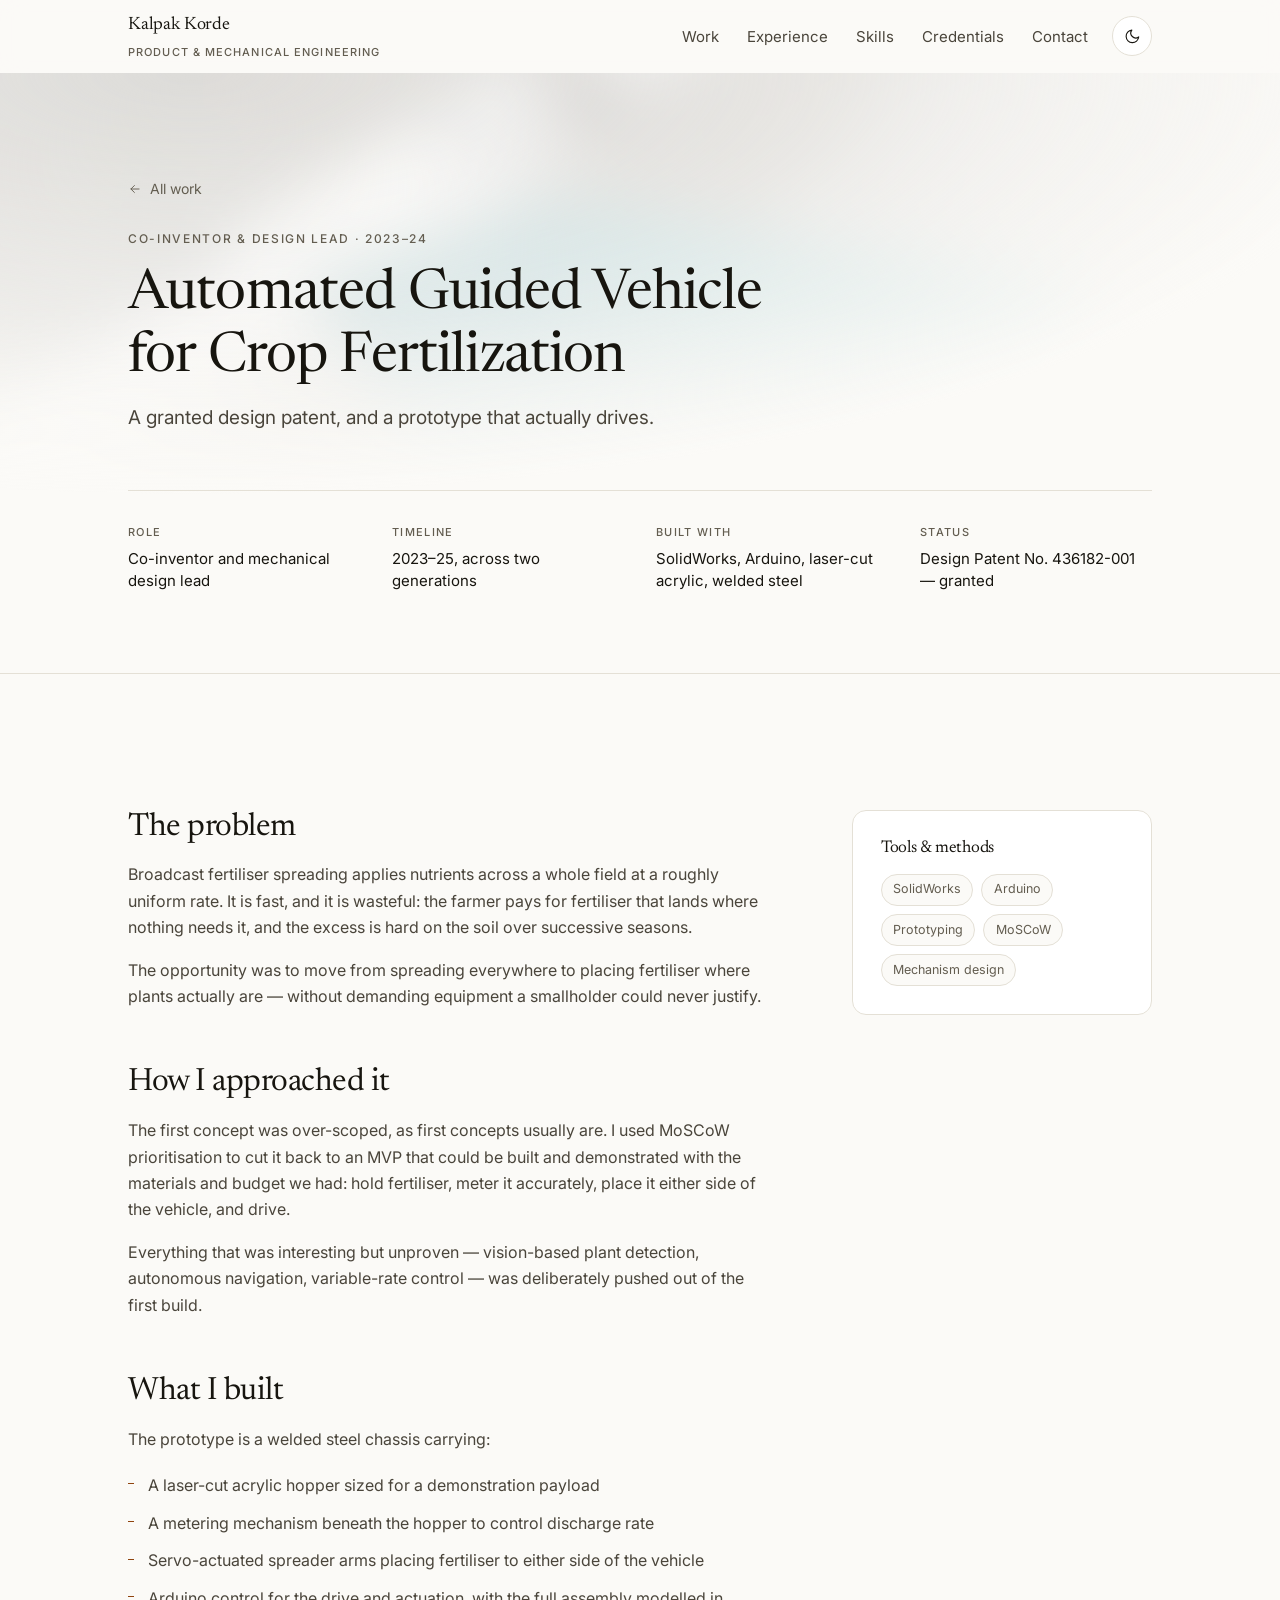
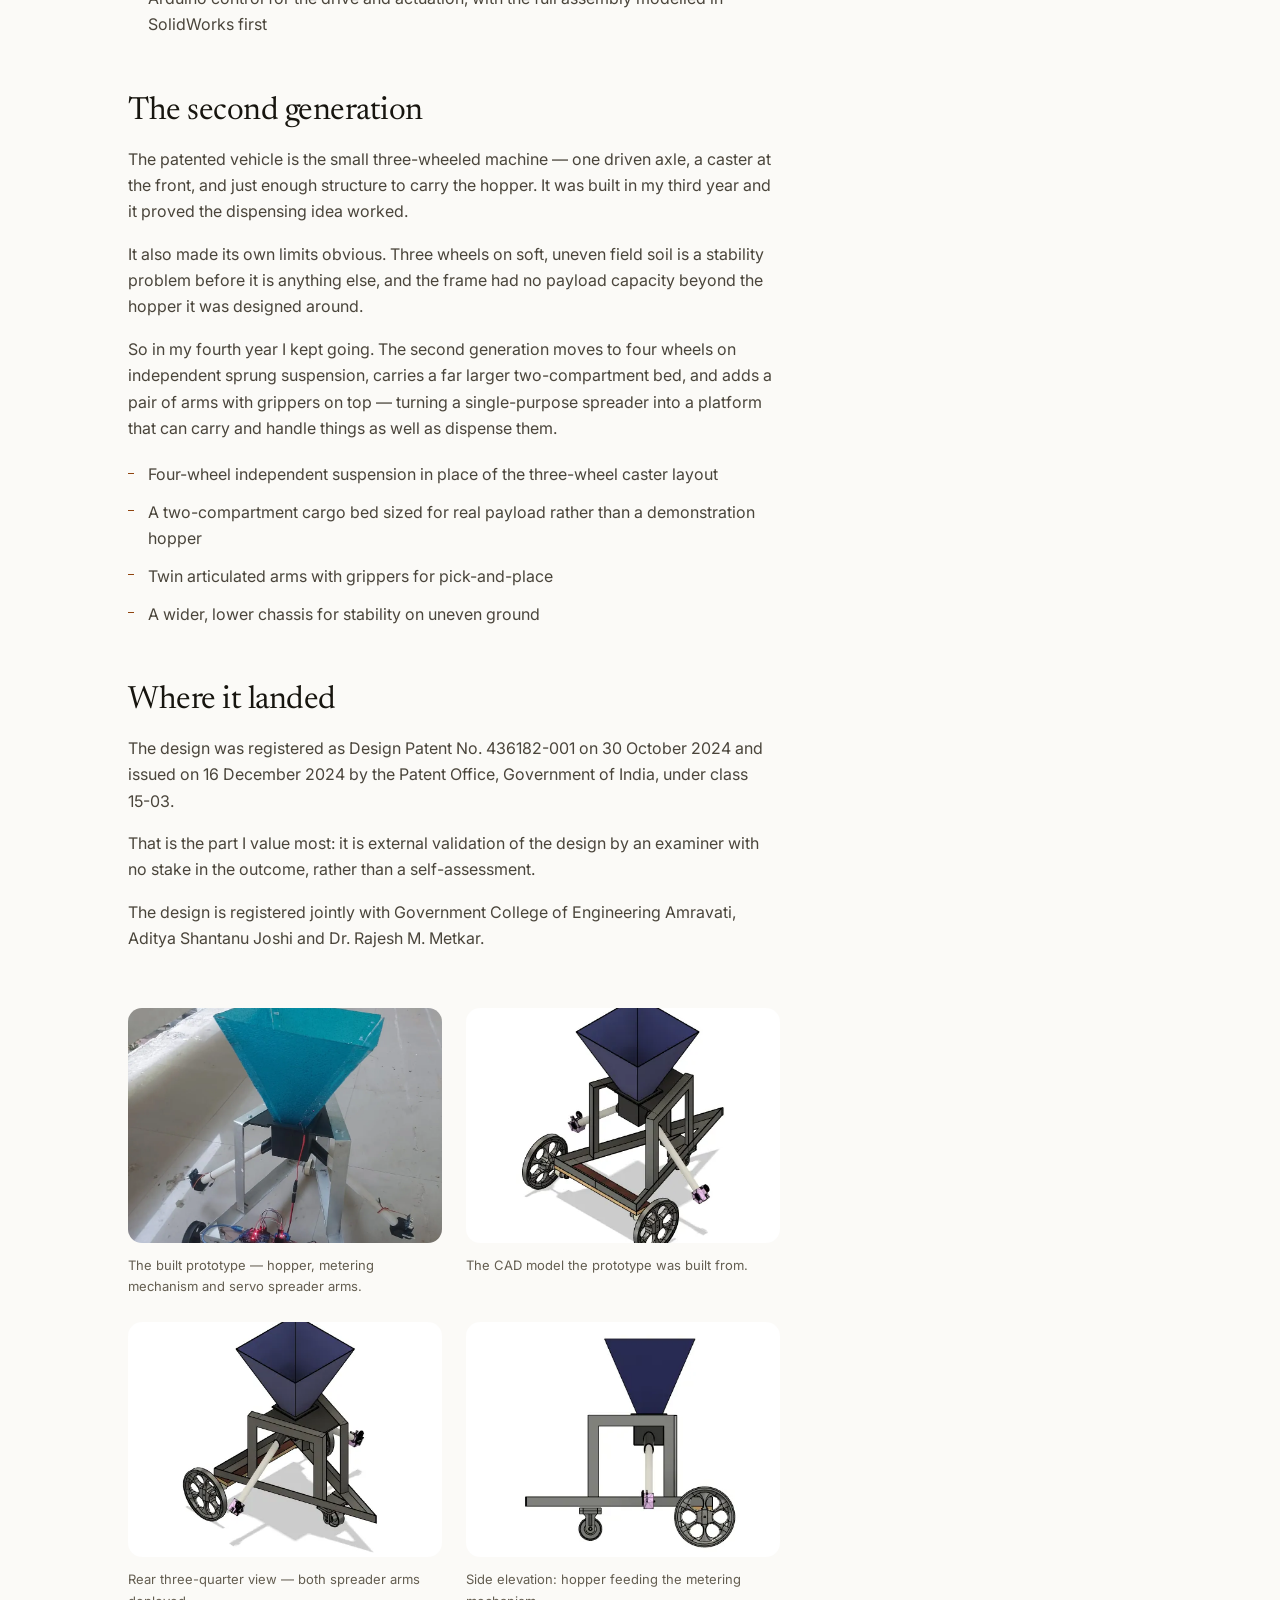
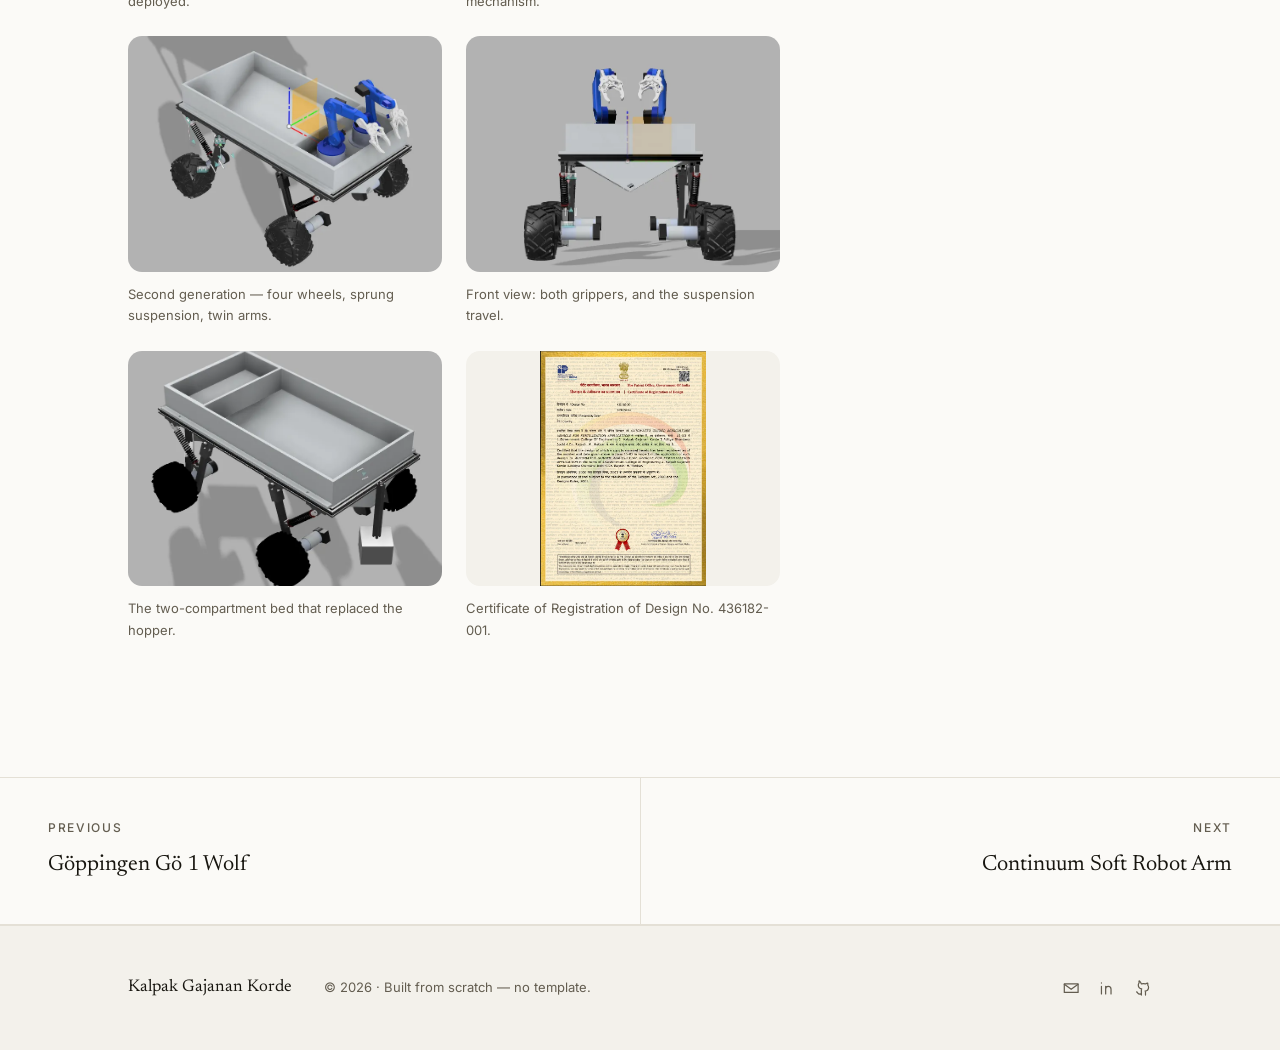
<file: portfolio/work/agv-fertilization.html>
<!DOCTYPE html>
<html lang="en">

<head>
    <meta charset="UTF-8">
    <meta name="viewport" content="width=device-width, initial-scale=1">
    <title>Automated Guided Vehicle for Crop Fertilization — Kalpak Korde</title>

    <meta name="description" content="An automated guided vehicle for precise crop fertilisation. Design Patent No. 436182-001, granted by the Patent Office, Government of India.">
    <link rel="canonical" href="https://portfolio-tgq3.vercel.app/work/agv-fertilization.html">

    <meta property="og:type" content="article">
    <meta property="og:url" content="https://portfolio-tgq3.vercel.app/work/agv-fertilization.html">
    <meta property="og:title" content="Automated Guided Vehicle for Crop Fertilization — Kalpak Korde">
    <meta property="og:description" content="An automated guided vehicle for precise crop fertilisation. Design Patent No. 436182-001, granted by the Patent Office, Government of India.">
    <meta property="og:image" content="https://portfolio-tgq3.vercel.app/assets/og-image.png">
    <meta name="twitter:card" content="summary_large_image">

    <link rel="icon" href="../favicon.svg" type="image/svg+xml">
    <link rel="apple-touch-icon" href="../assets/apple-touch-icon.png">

    <script>
        (function () {
            document.documentElement.classList.add('js');
            try {
                var saved = localStorage.getItem('theme');
                var theme = saved || (window.matchMedia('(prefers-color-scheme: dark)').matches ? 'dark' : 'light');
                document.documentElement.setAttribute('data-theme', theme);
            } catch (e) { }
        })();
    </script>

    <link rel="preconnect" href="https://fonts.googleapis.com">
    <link rel="preconnect" href="https://fonts.gstatic.com" crossorigin>
    <link
        href="https://fonts.googleapis.com/css2?family=Inter:wght@400;500;600&family=Newsreader:ital,opsz,wght@0,6..72,400;0,6..72,500;1,6..72,400&display=swap"
        rel="stylesheet">
    <link rel="stylesheet" href="../css/style.css">
</head>

<body>
    <a class="skip-link" href="#main">Skip to content</a>

    <svg class="sprite" aria-hidden="true" focusable="false">
        <symbol id="i-mail" viewBox="0 0 24 24"><path d="M3 6.5h18v11H3z"/><path d="m3 7 9 6.5L21 7"/></symbol>
        <symbol id="i-linkedin" viewBox="0 0 24 24"><path d="M4.5 9.5v10M4.5 5.2v.1M10 19.5v-10M10 13.2c0-2 1.4-3.7 3.5-3.7s3.5 1.4 3.5 4v6"/></symbol>
        <symbol id="i-github" viewBox="0 0 24 24"><path d="M9 19.5c-4 1.2-4-2.1-5.6-2.6M15 21v-3.3c0-1 .1-1.4-.5-2 2.3-.2 4.5-1.1 4.5-5a3.9 3.9 0 0 0-1.1-2.7 3.6 3.6 0 0 0-.1-2.7s-.9-.2-2.9 1.1a10 10 0 0 0-5.2 0C7.7 2.1 6.8 2.3 6.8 2.3a3.6 3.6 0 0 0-.1 2.7 3.9 3.9 0 0 0-1.1 2.8c0 3.8 2.2 4.7 4.5 5-.4.4-.5.9-.5 1.5V21"/></symbol>
        <symbol id="i-arrow" viewBox="0 0 24 24"><path d="M5 12h14M13 6l6 6-6 6"/></symbol>
        <symbol id="i-sun" viewBox="0 0 24 24"><circle cx="12" cy="12" r="4"/><path d="M12 2v2M12 20v2M4.9 4.9l1.4 1.4M17.7 17.7l1.4 1.4M2 12h2M20 12h2M4.9 19.1l1.4-1.4M17.7 6.3l1.4-1.4"/></symbol>
        <symbol id="i-moon" viewBox="0 0 24 24"><path d="M21 12.8A9 9 0 1 1 11.2 3a7 7 0 0 0 9.8 9.8z"/></symbol>
        <symbol id="i-close" viewBox="0 0 24 24"><path d="M6 6l12 12M18 6L6 18"/></symbol>
        <symbol id="i-expand" viewBox="0 0 24 24"><path d="M9 3H3v6M15 21h6v-6M21 9V3h-6M3 15v6h6"/></symbol>
    </svg>

    <div class="scroll-progress" id="scrollProgress" aria-hidden="true"></div>

    <header class="site-header" id="siteHeader">
        <div class="shell header-inner">
            <a class="wordmark" href="../index.html">
                Kalpak Korde
                <span class="wordmark-role">Product &amp; Mechanical Engineering</span>
            </a>

            <nav class="nav" id="nav" aria-label="Primary">
                <ul>
                    <li><a href="../index.html#work">Work</a></li>
                    <li><a href="../index.html#experience">Experience</a></li>
                    <li><a href="../index.html#skills">Skills</a></li>
                    <li><a href="../index.html#credentials">Credentials</a></li>
                    <li><a href="../index.html#contact">Contact</a></li>
                </ul>
            </nav>

            <div class="header-actions">
                <button class="icon-btn" id="themeToggle" type="button" aria-label="Switch to dark theme">
                    <svg class="icon icon-light" aria-hidden="true"><use href="#i-moon" /></svg>
                    <svg class="icon icon-dark" aria-hidden="true"><use href="#i-sun" /></svg>
                </button>
                <button class="icon-btn nav-toggle" id="navToggle" type="button" aria-label="Open menu"
                    aria-expanded="false" aria-controls="nav">
                    <span class="bars" aria-hidden="true"><i></i><i></i></span>
                </button>
            </div>
        </div>
    </header>

    <main id="main">
        <section class="proj-hero">
            <div class="proj-bg" aria-hidden="true">
                <div class="proj-bg-layer">
                    <picture>
                        <source srcset="../assets/agv-prototype.webp" type="image/webp">
                        <img src="../assets/agv-prototype.jpg" alt="" aria-hidden="true">
                    </picture>
                </div>
                <div class="proj-bg-layer">
                    <picture>
                        <source srcset="../assets/cert-patent.webp" type="image/webp">
                        <img src="../assets/cert-patent.jpg" alt="" aria-hidden="true">
                    </picture>
                </div>
            </div>

            <div class="shell">
                <a class="proj-back" href="../index.html#work">
                    <svg class="icon" aria-hidden="true"><use href="#i-arrow" /></svg>
                    All work
                </a>
                <p class="eyebrow">Co-inventor &amp; design lead · 2023–24</p>
                <h1>Automated Guided Vehicle for Crop Fertilization</h1>
                <p class="lede">A granted design patent, and a prototype that actually drives.</p>

                <dl class="proj-facts">
                    <div>
                        <dt>Role</dt>
                        <dd>Co-inventor and mechanical design lead</dd>
                    </div>
                    <div>
                        <dt>Timeline</dt>
                        <dd>2023–25, across two generations</dd>
                    </div>
                    <div>
                        <dt>Built with</dt>
                        <dd>SolidWorks, Arduino, laser-cut acrylic, welded steel</dd>
                    </div>
                    <div>
                        <dt>Status</dt>
                        <dd>Design Patent No. 436182-001 — granted</dd>
                    </div>
                </dl>
            </div>
        </section>

        <div class="shell proj-body">
            <div class="proj-main">
                <section class="proj-block reveal">
                    <h2>The problem</h2>
                    <p>Broadcast fertiliser spreading applies nutrients across a whole field at a roughly uniform rate. It is fast, and it is wasteful: the farmer pays for fertiliser that lands where nothing needs it, and the excess is hard on the soil over successive seasons.</p>
                    <p>The opportunity was to move from spreading everywhere to placing fertiliser where plants actually are — without demanding equipment a smallholder could never justify.</p>
                </section>

                <section class="proj-block reveal">
                    <h2>How I approached it</h2>
                    <p>The first concept was over-scoped, as first concepts usually are. I used MoSCoW prioritisation to cut it back to an MVP that could be built and demonstrated with the materials and budget we had: hold fertiliser, meter it accurately, place it either side of the vehicle, and drive.</p>
                    <p>Everything that was interesting but unproven — vision-based plant detection, autonomous navigation, variable-rate control — was deliberately pushed out of the first build.</p>
                </section>

                <section class="proj-block reveal">
                    <h2>What I built</h2>
                    <p>The prototype is a welded steel chassis carrying:</p>
                    <ul>
                        <li>A laser-cut acrylic hopper sized for a demonstration payload</li>
                        <li>A metering mechanism beneath the hopper to control discharge rate</li>
                        <li>Servo-actuated spreader arms placing fertiliser to either side of the vehicle</li>
                        <li>Arduino control for the drive and actuation, with the full assembly modelled in SolidWorks first</li>
                    </ul>
                </section>

                <section class="proj-block reveal">
                    <h2>The second generation</h2>
                    <p>The patented vehicle is the small three-wheeled machine — one driven axle, a caster at the front, and just enough structure to carry the hopper. It was built in my third year and it proved the dispensing idea worked.</p>
                    <p>It also made its own limits obvious. Three wheels on soft, uneven field soil is a stability problem before it is anything else, and the frame had no payload capacity beyond the hopper it was designed around.</p>
                    <p>So in my fourth year I kept going. The second generation moves to four wheels on independent sprung suspension, carries a far larger two-compartment bed, and adds a pair of arms with grippers on top — turning a single-purpose spreader into a platform that can carry and handle things as well as dispense them.</p>
                    <ul>
                        <li>Four-wheel independent suspension in place of the three-wheel caster layout</li>
                        <li>A two-compartment cargo bed sized for real payload rather than a demonstration hopper</li>
                        <li>Twin articulated arms with grippers for pick-and-place</li>
                        <li>A wider, lower chassis for stability on uneven ground</li>
                    </ul>
                </section>

                <section class="proj-block reveal">
                    <h2>Where it landed</h2>
                    <p>The design was registered as Design Patent No. 436182-001 on 30 October 2024 and issued on 16 December 2024 by the Patent Office, Government of India, under class 15-03.</p>
                    <p>That is the part I value most: it is external validation of the design by an examiner with no stake in the outcome, rather than a self-assessment.</p>
                    <p>The design is registered jointly with Government College of Engineering Amravati, Aditya Shantanu Joshi and Dr. Rajesh M. Metkar.</p>
                </section>

                <div class="proj-gallery reveal">
                    <figure>
                        <button class="zoomable" type="button" data-full="../assets/agv-prototype.jpg"
                            data-caption="The built prototype — hopper, metering mechanism and servo spreader arms.">
                            <picture>
                                <source srcset="../assets/agv-prototype.webp" type="image/webp">
                                <img src="../assets/agv-prototype.jpg" width="960" height="1180" loading="lazy"
                                    decoding="async" alt="The AGV prototype: a blue acrylic hopper on a welded steel chassis with servo-actuated spreader arms and an Arduino board">
                            </picture>
                            <span class="zoom-hint" aria-hidden="true">
                                <svg class="icon"><use href="#i-expand" /></svg>
                            </span>
                        </button>
                        <figcaption>The built prototype — hopper, metering mechanism and servo spreader arms.</figcaption>
                    </figure>
                    <figure>
                        <button class="zoomable" type="button" data-full="../assets/agv-cad-iso.jpg"
                            data-caption="The CAD model the prototype was built from.">
                            <picture>
                                <source srcset="../assets/agv-cad-iso.webp" type="image/webp">
                                <img src="../assets/agv-cad-iso.jpg" width="504" height="514" loading="lazy"
                                    decoding="async" alt="CAD model of the fertilisation AGV showing the hopper, frame and spreader tubes">
                            </picture>
                            <span class="zoom-hint" aria-hidden="true">
                                <svg class="icon"><use href="#i-expand" /></svg>
                            </span>
                        </button>
                        <figcaption>The CAD model the prototype was built from.</figcaption>
                    </figure>
                    <figure>
                        <button class="zoomable" type="button" data-full="../assets/agv-cad-rear.jpg"
                            data-caption="Rear three-quarter view — both spreader arms deployed.">
                            <picture>
                                <source srcset="../assets/agv-cad-rear.webp" type="image/webp">
                                <img src="../assets/agv-cad-rear.jpg" width="523" height="528" loading="lazy"
                                    decoding="async" alt="Rear three-quarter CAD view of the AGV showing both spreader arms">
                            </picture>
                            <span class="zoom-hint" aria-hidden="true">
                                <svg class="icon"><use href="#i-expand" /></svg>
                            </span>
                        </button>
                        <figcaption>Rear three-quarter view — both spreader arms deployed.</figcaption>
                    </figure>
                    <figure>
                        <button class="zoomable" type="button" data-full="../assets/agv-cad-side.jpg"
                            data-caption="Side elevation: hopper feeding the metering mechanism.">
                            <picture>
                                <source srcset="../assets/agv-cad-side.webp" type="image/webp">
                                <img src="../assets/agv-cad-side.jpg" width="486" height="486" loading="lazy"
                                    decoding="async" alt="Side elevation of the AGV showing the hopper feeding into the metering mechanism">
                            </picture>
                            <span class="zoom-hint" aria-hidden="true">
                                <svg class="icon"><use href="#i-expand" /></svg>
                            </span>
                        </button>
                        <figcaption>Side elevation: hopper feeding the metering mechanism.</figcaption>
                    </figure>
                    <figure>
                        <button class="zoomable" type="button" data-full="../assets/agv-v2-iso.jpg"
                            data-caption="Second generation — four wheels, sprung suspension, twin arms.">
                            <picture>
                                <source srcset="../assets/agv-v2-iso.webp" type="image/webp">
                                <img src="../assets/agv-v2-iso.jpg" width="792" height="634" loading="lazy"
                                    decoding="async" alt="CAD render of the second-generation AGV: a four-wheel rover with sprung suspension, a large two-compartment bed and twin robotic arms">
                            </picture>
                            <span class="zoom-hint" aria-hidden="true">
                                <svg class="icon"><use href="#i-expand" /></svg>
                            </span>
                        </button>
                        <figcaption>Second generation — four wheels, sprung suspension, twin arms.</figcaption>
                    </figure>
                    <figure>
                        <button class="zoomable" type="button" data-full="../assets/agv-v2-front.jpg"
                            data-caption="Front view: both grippers, and the suspension travel.">
                            <picture>
                                <source srcset="../assets/agv-v2-front.webp" type="image/webp">
                                <img src="../assets/agv-v2-front.jpg" width="715" height="577" loading="lazy"
                                    decoding="async" alt="Front view of the second-generation AGV showing both grippers and the independent suspension arms">
                            </picture>
                            <span class="zoom-hint" aria-hidden="true">
                                <svg class="icon"><use href="#i-expand" /></svg>
                            </span>
                        </button>
                        <figcaption>Front view: both grippers, and the suspension travel.</figcaption>
                    </figure>
                    <figure>
                        <button class="zoomable" type="button" data-full="../assets/agv-v2-bed.jpg"
                            data-caption="The two-compartment bed that replaced the hopper.">
                            <picture>
                                <source srcset="../assets/agv-v2-bed.webp" type="image/webp">
                                <img src="../assets/agv-v2-bed.jpg" width="738" height="620" loading="lazy"
                                    decoding="async" alt="Second-generation AGV chassis showing the two-compartment cargo bed and drive motors">
                            </picture>
                            <span class="zoom-hint" aria-hidden="true">
                                <svg class="icon"><use href="#i-expand" /></svg>
                            </span>
                        </button>
                        <figcaption>The two-compartment bed that replaced the hopper.</figcaption>
                    </figure>
                    <figure class="doc">
                        <button class="zoomable" type="button" data-full="../assets/cert-patent.jpg"
                            data-caption="Certificate of Registration of Design No. 436182-001.">
                            <picture>
                                <source srcset="../assets/cert-patent.webp" type="image/webp">
                                <img src="../assets/cert-patent.jpg" width="603" height="851" loading="lazy"
                                    decoding="async" alt="Certificate of Registration of Design issued by the Patent Office, Government of India">
                            </picture>
                            <span class="zoom-hint" aria-hidden="true">
                                <svg class="icon"><use href="#i-expand" /></svg>
                            </span>
                        </button>
                        <figcaption>Certificate of Registration of Design No. 436182-001.</figcaption>
                    </figure>
                </div>
            </div>

            <aside class="proj-rail reveal">
                <h3>Tools &amp; methods</h3>
                <ul class="tags">
                    <li>SolidWorks</li>
                    <li>Arduino</li>
                    <li>Prototyping</li>
                    <li>MoSCoW</li>
                    <li>Mechanism design</li>
                </ul>
            </aside>
        </div>

        <nav class="proj-nav" aria-label="More projects">
            <a href="go1-wolf-glider.html">
                <p class="eyebrow">Previous</p>
                <strong>Göppingen Gö 1 Wolf</strong>
            </a>
            <a class="next" href="continuum-soft-arm.html">
                <p class="eyebrow">Next</p>
                <strong>Continuum Soft Robot Arm</strong>
            </a>
        </nav>
    </main>

    <footer class="site-footer">
        <div class="shell footer-inner">
            <p class="footer-name">Kalpak Gajanan Korde</p>
            <p class="footer-meta">© <span id="year">2026</span> · Built from scratch — no template.</p>
            <ul class="footer-links">
                <li><a href="mailto:kalpakkorde38@gmail.com" aria-label="Email">
                        <svg class="icon" aria-hidden="true"><use href="#i-mail" /></svg></a></li>
                <li><a href="https://www.linkedin.com/in/kalpak-korde" target="_blank" rel="noopener"
                        aria-label="LinkedIn">
                        <svg class="icon" aria-hidden="true"><use href="#i-linkedin" /></svg></a></li>
                <li><a href="https://github.com/kalpuexe" target="_blank" rel="noopener" aria-label="GitHub">
                        <svg class="icon" aria-hidden="true"><use href="#i-github" /></svg></a></li>
            </ul>
        </div>
    </footer>

    <button class="to-top" id="toTop" type="button" aria-label="Back to top">
        <svg class="icon" aria-hidden="true"><use href="#i-arrow" /></svg>
    </button>

    <dialog class="lightbox" id="lightbox" aria-label="Image viewer">
        <button class="lightbox-close" id="lightboxClose" type="button" aria-label="Close">
            <svg class="icon" aria-hidden="true"><use href="#i-close" /></svg>
        </button>
        <img id="lightboxImg" alt="">
        <p class="lightbox-caption" id="lightboxCaption"></p>
    </dialog>

    <script src="../js/main.js" defer></script>
</body>

</html>
</file>
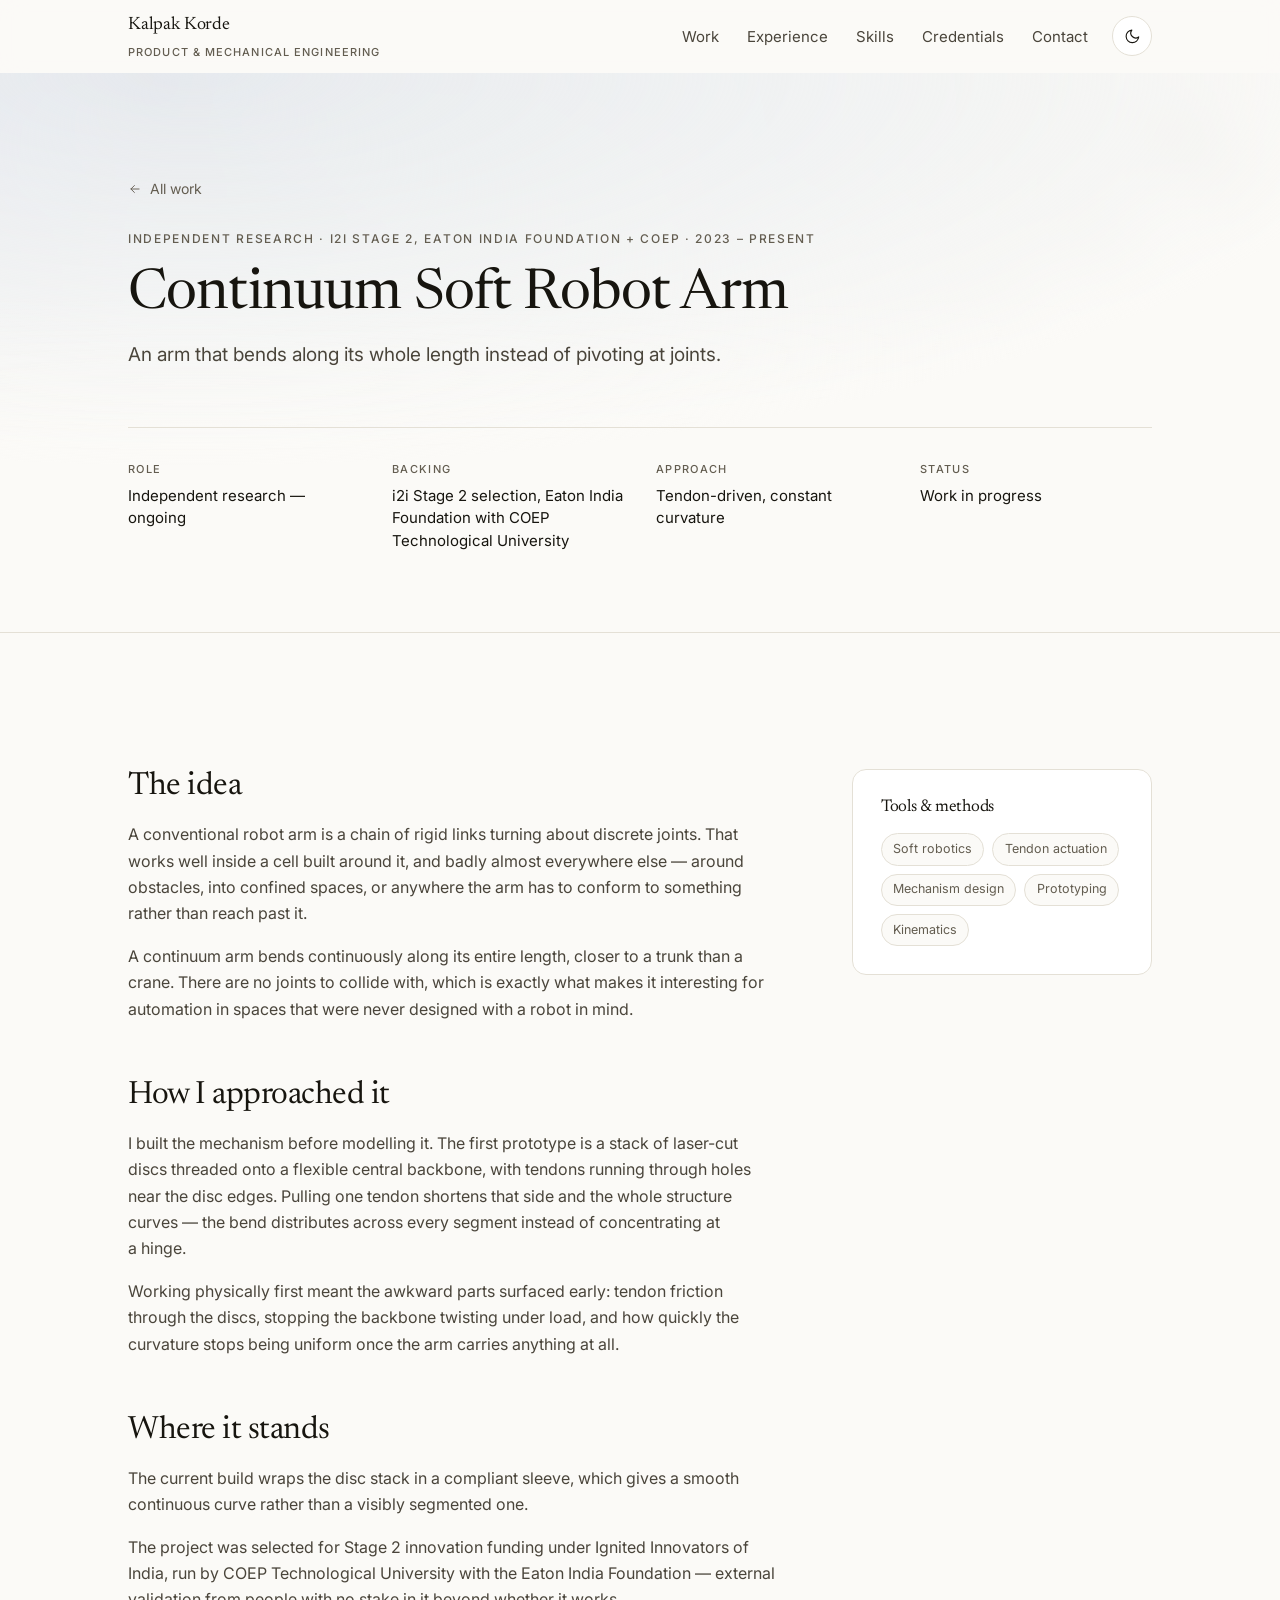
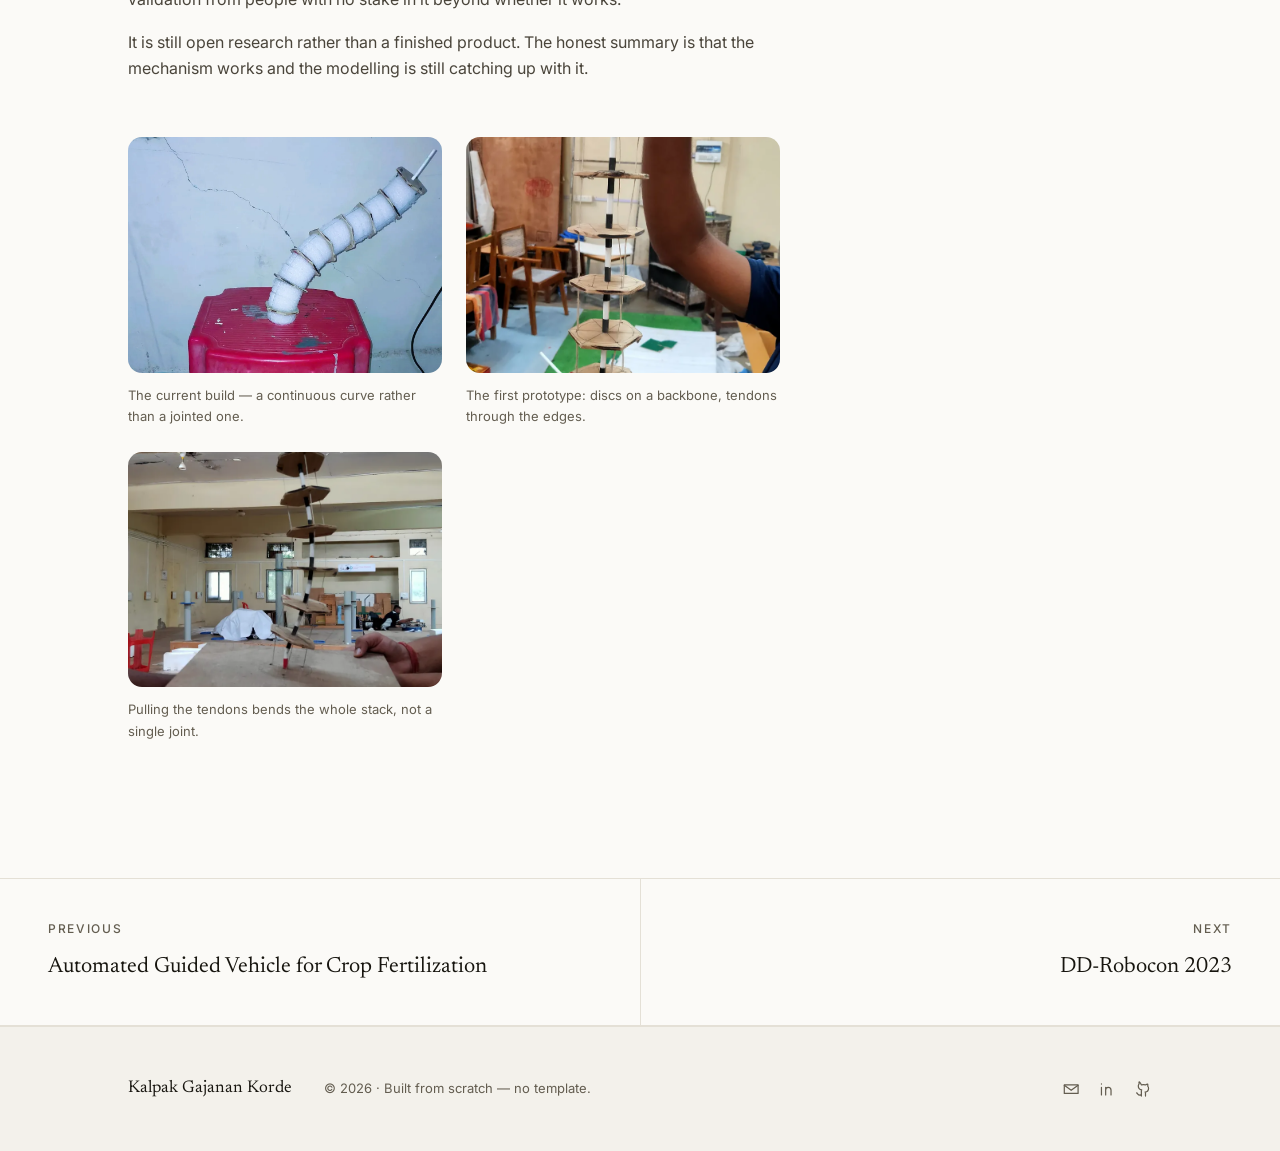
<file: portfolio/work/continuum-soft-arm.html>
<!DOCTYPE html>
<html lang="en">

<head>
    <meta charset="UTF-8">
    <meta name="viewport" content="width=device-width, initial-scale=1">
    <title>Continuum Soft Robot Arm — Kalpak Korde</title>

    <meta name="description" content="A tendon-driven continuum robotic arm for flexible industrial automation, selected for Stage 2 innovation funding by the Eaton India Foundation with COEP Technological University.">
    <link rel="canonical" href="https://portfolio-tgq3.vercel.app/work/continuum-soft-arm.html">

    <meta property="og:type" content="article">
    <meta property="og:url" content="https://portfolio-tgq3.vercel.app/work/continuum-soft-arm.html">
    <meta property="og:title" content="Continuum Soft Robot Arm — Kalpak Korde">
    <meta property="og:description" content="A tendon-driven continuum robotic arm for flexible industrial automation, selected for Stage 2 innovation funding by the Eaton India Foundation with COEP Technological University.">
    <meta property="og:image" content="https://portfolio-tgq3.vercel.app/assets/og-image.png">
    <meta name="twitter:card" content="summary_large_image">

    <link rel="icon" href="../favicon.svg" type="image/svg+xml">
    <link rel="apple-touch-icon" href="../assets/apple-touch-icon.png">

    <script>
        (function () {
            document.documentElement.classList.add('js');
            try {
                var saved = localStorage.getItem('theme');
                var theme = saved || (window.matchMedia('(prefers-color-scheme: dark)').matches ? 'dark' : 'light');
                document.documentElement.setAttribute('data-theme', theme);
            } catch (e) { }
        })();
    </script>

    <link rel="preconnect" href="https://fonts.googleapis.com">
    <link rel="preconnect" href="https://fonts.gstatic.com" crossorigin>
    <link
        href="https://fonts.googleapis.com/css2?family=Inter:wght@400;500;600&family=Newsreader:ital,opsz,wght@0,6..72,400;0,6..72,500;1,6..72,400&display=swap"
        rel="stylesheet">
    <link rel="stylesheet" href="../css/style.css">
</head>

<body>
    <a class="skip-link" href="#main">Skip to content</a>

    <svg class="sprite" aria-hidden="true" focusable="false">
        <symbol id="i-mail" viewBox="0 0 24 24"><path d="M3 6.5h18v11H3z"/><path d="m3 7 9 6.5L21 7"/></symbol>
        <symbol id="i-linkedin" viewBox="0 0 24 24"><path d="M4.5 9.5v10M4.5 5.2v.1M10 19.5v-10M10 13.2c0-2 1.4-3.7 3.5-3.7s3.5 1.4 3.5 4v6"/></symbol>
        <symbol id="i-github" viewBox="0 0 24 24"><path d="M9 19.5c-4 1.2-4-2.1-5.6-2.6M15 21v-3.3c0-1 .1-1.4-.5-2 2.3-.2 4.5-1.1 4.5-5a3.9 3.9 0 0 0-1.1-2.7 3.6 3.6 0 0 0-.1-2.7s-.9-.2-2.9 1.1a10 10 0 0 0-5.2 0C7.7 2.1 6.8 2.3 6.8 2.3a3.6 3.6 0 0 0-.1 2.7 3.9 3.9 0 0 0-1.1 2.8c0 3.8 2.2 4.7 4.5 5-.4.4-.5.9-.5 1.5V21"/></symbol>
        <symbol id="i-arrow" viewBox="0 0 24 24"><path d="M5 12h14M13 6l6 6-6 6"/></symbol>
        <symbol id="i-sun" viewBox="0 0 24 24"><circle cx="12" cy="12" r="4"/><path d="M12 2v2M12 20v2M4.9 4.9l1.4 1.4M17.7 17.7l1.4 1.4M2 12h2M20 12h2M4.9 19.1l1.4-1.4M17.7 6.3l1.4-1.4"/></symbol>
        <symbol id="i-moon" viewBox="0 0 24 24"><path d="M21 12.8A9 9 0 1 1 11.2 3a7 7 0 0 0 9.8 9.8z"/></symbol>
        <symbol id="i-close" viewBox="0 0 24 24"><path d="M6 6l12 12M18 6L6 18"/></symbol>
        <symbol id="i-expand" viewBox="0 0 24 24"><path d="M9 3H3v6M15 21h6v-6M21 9V3h-6M3 15v6h6"/></symbol>
    </svg>

    <div class="scroll-progress" id="scrollProgress" aria-hidden="true"></div>

    <header class="site-header" id="siteHeader">
        <div class="shell header-inner">
            <a class="wordmark" href="../index.html">
                Kalpak Korde
                <span class="wordmark-role">Product &amp; Mechanical Engineering</span>
            </a>

            <nav class="nav" id="nav" aria-label="Primary">
                <ul>
                    <li><a href="../index.html#work">Work</a></li>
                    <li><a href="../index.html#experience">Experience</a></li>
                    <li><a href="../index.html#skills">Skills</a></li>
                    <li><a href="../index.html#credentials">Credentials</a></li>
                    <li><a href="../index.html#contact">Contact</a></li>
                </ul>
            </nav>

            <div class="header-actions">
                <button class="icon-btn" id="themeToggle" type="button" aria-label="Switch to dark theme">
                    <svg class="icon icon-light" aria-hidden="true"><use href="#i-moon" /></svg>
                    <svg class="icon icon-dark" aria-hidden="true"><use href="#i-sun" /></svg>
                </button>
                <button class="icon-btn nav-toggle" id="navToggle" type="button" aria-label="Open menu"
                    aria-expanded="false" aria-controls="nav">
                    <span class="bars" aria-hidden="true"><i></i><i></i></span>
                </button>
            </div>
        </div>
    </header>

    <main id="main">
        <section class="proj-hero">
            <div class="proj-bg" aria-hidden="true">
                <div class="proj-bg-layer">
                    <picture>
                        <source srcset="../assets/continuum-arm.webp" type="image/webp">
                        <img src="../assets/continuum-arm.jpg" alt="" aria-hidden="true">
                    </picture>
                </div>
                <div class="proj-bg-layer">
                    <picture>
                        <source srcset="../assets/continuum-flex.webp" type="image/webp">
                        <img src="../assets/continuum-flex.jpg" alt="" aria-hidden="true">
                    </picture>
                </div>
            </div>

            <div class="shell">
                <a class="proj-back" href="../index.html#work">
                    <svg class="icon" aria-hidden="true"><use href="#i-arrow" /></svg>
                    All work
                </a>
                <p class="eyebrow">Independent research · i2i Stage 2, Eaton India Foundation + COEP · 2023 – present</p>
                <h1>Continuum Soft Robot Arm</h1>
                <p class="lede">An arm that bends along its whole length instead of pivoting at joints.</p>

                <dl class="proj-facts">
                    <div>
                        <dt>Role</dt>
                        <dd>Independent research — ongoing</dd>
                    </div>
                    <div>
                        <dt>Backing</dt>
                        <dd>i2i Stage 2 selection, Eaton India Foundation with COEP Technological University</dd>
                    </div>
                    <div>
                        <dt>Approach</dt>
                        <dd>Tendon-driven, constant curvature</dd>
                    </div>
                    <div>
                        <dt>Status</dt>
                        <dd>Work in progress</dd>
                    </div>
                </dl>
            </div>
        </section>

        <div class="shell proj-body">
            <div class="proj-main">
                <section class="proj-block reveal">
                    <h2>The idea</h2>
                    <p>A conventional robot arm is a chain of rigid links turning about discrete joints. That works well inside a cell built around it, and badly almost everywhere else — around obstacles, into confined spaces, or anywhere the arm has to conform to something rather than reach past it.</p>
                    <p>A continuum arm bends continuously along its entire length, closer to a trunk than a crane. There are no joints to collide with, which is exactly what makes it interesting for automation in spaces that were never designed with a robot in mind.</p>
                </section>

                <section class="proj-block reveal">
                    <h2>How I approached it</h2>
                    <p>I built the mechanism before modelling it. The first prototype is a stack of laser-cut discs threaded onto a flexible central backbone, with tendons running through holes near the disc edges. Pulling one tendon shortens that side and the whole structure curves — the bend distributes across every segment instead of concentrating at a hinge.</p>
                    <p>Working physically first meant the awkward parts surfaced early: tendon friction through the discs, stopping the backbone twisting under load, and how quickly the curvature stops being uniform once the arm carries anything at all.</p>
                </section>

                <section class="proj-block reveal">
                    <h2>Where it stands</h2>
                    <p>The current build wraps the disc stack in a compliant sleeve, which gives a smooth continuous curve rather than a visibly segmented one.</p>
                    <p>The project was selected for Stage 2 innovation funding under Ignited Innovators of India, run by COEP Technological University with the Eaton India Foundation — external validation from people with no stake in it beyond whether it works.</p>
                    <p>It is still open research rather than a finished product. The honest summary is that the mechanism works and the modelling is still catching up with it.</p>
                </section>

                <div class="proj-gallery reveal">
                    <figure>
                        <button class="zoomable" type="button" data-full="../assets/continuum-arm.jpg"
                            data-caption="The current build — a continuous curve rather than a jointed one.">
                            <picture>
                                <source srcset="../assets/continuum-arm.webp" type="image/webp">
                                <img src="../assets/continuum-arm.jpg" width="1107" height="888" loading="lazy"
                                    decoding="async" alt="The continuum arm prototype curving upward from a base, its segments wrapped in a white compliant sleeve">
                            </picture>
                            <span class="zoom-hint" aria-hidden="true">
                                <svg class="icon"><use href="#i-expand" /></svg>
                            </span>
                        </button>
                        <figcaption>The current build — a continuous curve rather than a jointed one.</figcaption>
                    </figure>
                    <figure>
                        <button class="zoomable" type="button" data-full="../assets/continuum-prototype.jpg"
                            data-caption="The first prototype: discs on a backbone, tendons through the edges.">
                            <picture>
                                <source srcset="../assets/continuum-prototype.webp" type="image/webp">
                                <img src="../assets/continuum-prototype.jpg" width="787" height="1400" loading="lazy"
                                    decoding="async" alt="An early continuum arm prototype: laser-cut wooden discs threaded on a central rod with tendon cables running through them">
                            </picture>
                            <span class="zoom-hint" aria-hidden="true">
                                <svg class="icon"><use href="#i-expand" /></svg>
                            </span>
                        </button>
                        <figcaption>The first prototype: discs on a backbone, tendons through the edges.</figcaption>
                    </figure>
                    <figure>
                        <button class="zoomable" type="button" data-full="../assets/continuum-flex.jpg"
                            data-caption="Pulling the tendons bends the whole stack, not a single joint.">
                            <picture>
                                <source srcset="../assets/continuum-flex.webp" type="image/webp">
                                <img src="../assets/continuum-flex.jpg" width="787" height="1400" loading="lazy"
                                    decoding="async" alt="The disc-stack prototype held over a base plate, bending into an S-curve as the tendons are pulled">
                            </picture>
                            <span class="zoom-hint" aria-hidden="true">
                                <svg class="icon"><use href="#i-expand" /></svg>
                            </span>
                        </button>
                        <figcaption>Pulling the tendons bends the whole stack, not a single joint.</figcaption>
                    </figure>
                </div>
            </div>

            <aside class="proj-rail reveal">
                <h3>Tools &amp; methods</h3>
                <ul class="tags">
                    <li>Soft robotics</li>
                    <li>Tendon actuation</li>
                    <li>Mechanism design</li>
                    <li>Prototyping</li>
                    <li>Kinematics</li>
                </ul>
            </aside>
        </div>

        <nav class="proj-nav" aria-label="More projects">
            <a href="agv-fertilization.html">
                <p class="eyebrow">Previous</p>
                <strong>Automated Guided Vehicle for Crop Fertilization</strong>
            </a>
            <a class="next" href="dd-robocon-2023.html">
                <p class="eyebrow">Next</p>
                <strong>DD-Robocon 2023</strong>
            </a>
        </nav>
    </main>

    <footer class="site-footer">
        <div class="shell footer-inner">
            <p class="footer-name">Kalpak Gajanan Korde</p>
            <p class="footer-meta">© <span id="year">2026</span> · Built from scratch — no template.</p>
            <ul class="footer-links">
                <li><a href="mailto:kalpakkorde38@gmail.com" aria-label="Email">
                        <svg class="icon" aria-hidden="true"><use href="#i-mail" /></svg></a></li>
                <li><a href="https://www.linkedin.com/in/kalpak-korde" target="_blank" rel="noopener"
                        aria-label="LinkedIn">
                        <svg class="icon" aria-hidden="true"><use href="#i-linkedin" /></svg></a></li>
                <li><a href="https://github.com/kalpuexe" target="_blank" rel="noopener" aria-label="GitHub">
                        <svg class="icon" aria-hidden="true"><use href="#i-github" /></svg></a></li>
            </ul>
        </div>
    </footer>

    <button class="to-top" id="toTop" type="button" aria-label="Back to top">
        <svg class="icon" aria-hidden="true"><use href="#i-arrow" /></svg>
    </button>

    <dialog class="lightbox" id="lightbox" aria-label="Image viewer">
        <button class="lightbox-close" id="lightboxClose" type="button" aria-label="Close">
            <svg class="icon" aria-hidden="true"><use href="#i-close" /></svg>
        </button>
        <img id="lightboxImg" alt="">
        <p class="lightbox-caption" id="lightboxCaption"></p>
    </dialog>

    <script src="../js/main.js" defer></script>
</body>

</html>
</file>
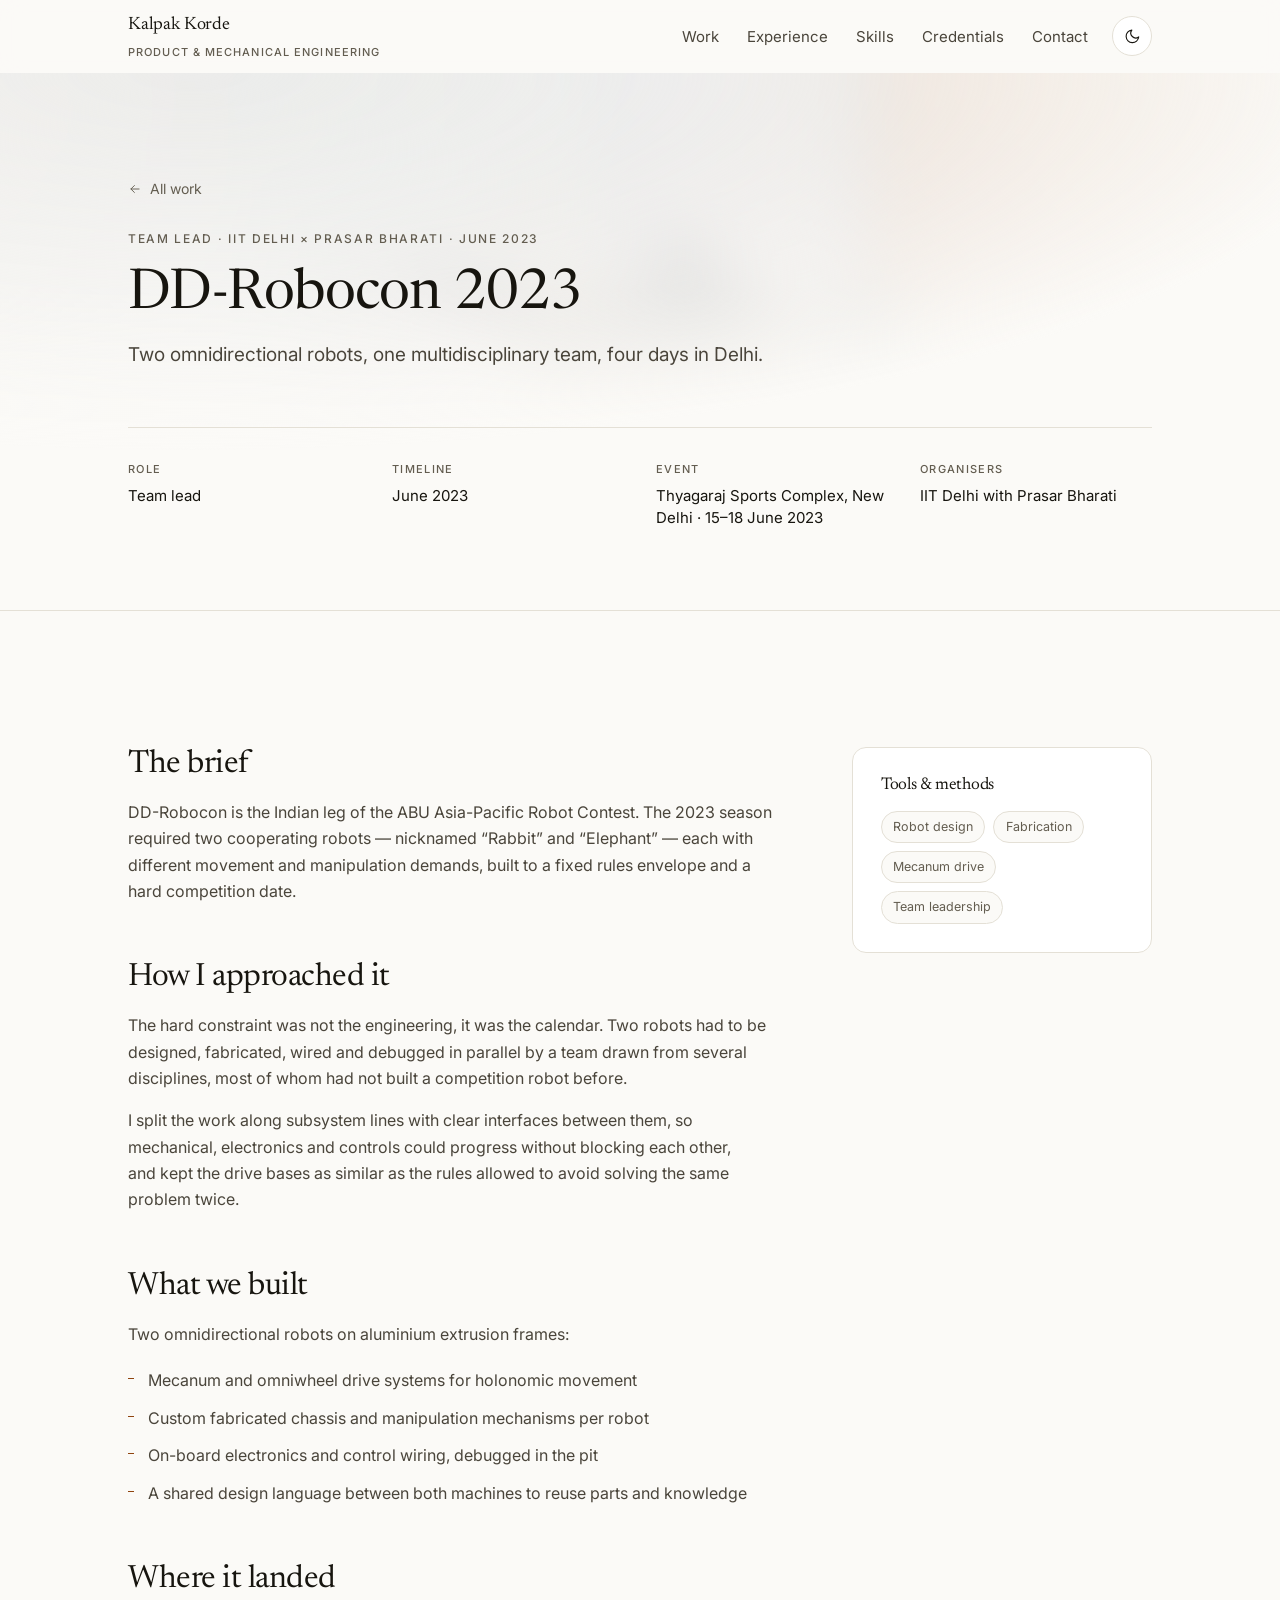
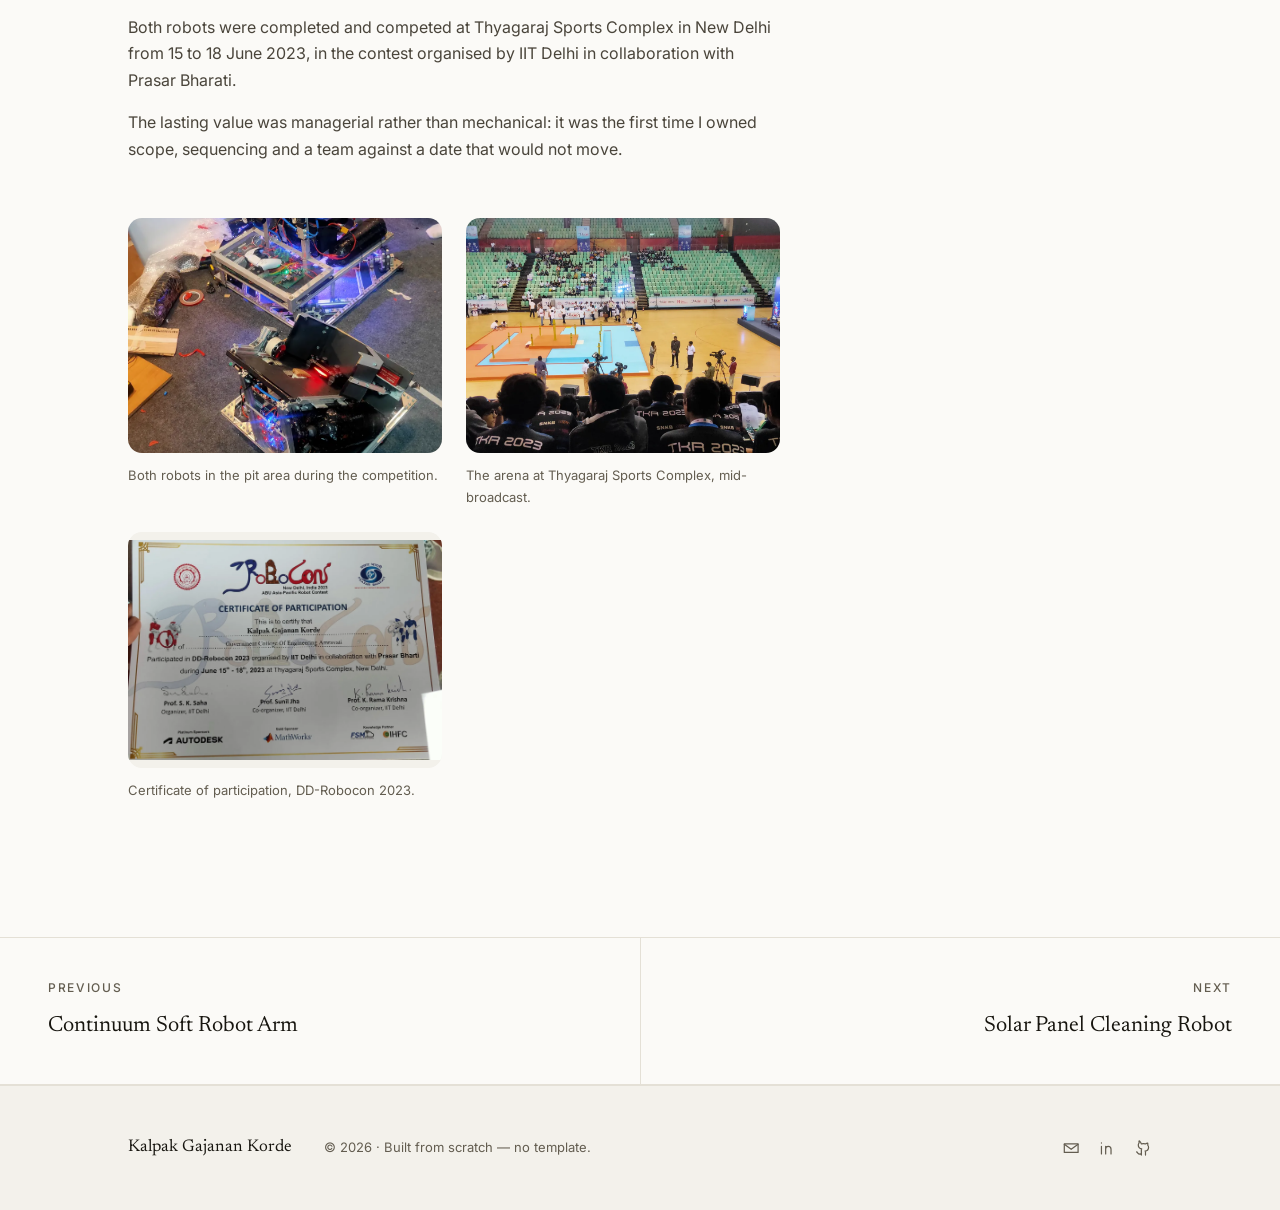
<file: portfolio/work/dd-robocon-2023.html>
<!DOCTYPE html>
<html lang="en">

<head>
    <meta charset="UTF-8">
    <meta name="viewport" content="width=device-width, initial-scale=1">
    <title>DD-Robocon 2023 — Kalpak Korde</title>

    <meta name="description" content="Leading a multidisciplinary team to design and fabricate two omnidirectional competition robots for DD-Robocon 2023, the ABU Asia-Pacific Robot Contest.">
    <link rel="canonical" href="https://portfolio-tgq3.vercel.app/work/dd-robocon-2023.html">

    <meta property="og:type" content="article">
    <meta property="og:url" content="https://portfolio-tgq3.vercel.app/work/dd-robocon-2023.html">
    <meta property="og:title" content="DD-Robocon 2023 — Kalpak Korde">
    <meta property="og:description" content="Leading a multidisciplinary team to design and fabricate two omnidirectional competition robots for DD-Robocon 2023, the ABU Asia-Pacific Robot Contest.">
    <meta property="og:image" content="https://portfolio-tgq3.vercel.app/assets/og-image.png">
    <meta name="twitter:card" content="summary_large_image">

    <link rel="icon" href="../favicon.svg" type="image/svg+xml">
    <link rel="apple-touch-icon" href="../assets/apple-touch-icon.png">

    <script>
        (function () {
            document.documentElement.classList.add('js');
            try {
                var saved = localStorage.getItem('theme');
                var theme = saved || (window.matchMedia('(prefers-color-scheme: dark)').matches ? 'dark' : 'light');
                document.documentElement.setAttribute('data-theme', theme);
            } catch (e) { }
        })();
    </script>

    <link rel="preconnect" href="https://fonts.googleapis.com">
    <link rel="preconnect" href="https://fonts.gstatic.com" crossorigin>
    <link
        href="https://fonts.googleapis.com/css2?family=Inter:wght@400;500;600&family=Newsreader:ital,opsz,wght@0,6..72,400;0,6..72,500;1,6..72,400&display=swap"
        rel="stylesheet">
    <link rel="stylesheet" href="../css/style.css">
</head>

<body>
    <a class="skip-link" href="#main">Skip to content</a>

    <svg class="sprite" aria-hidden="true" focusable="false">
        <symbol id="i-mail" viewBox="0 0 24 24"><path d="M3 6.5h18v11H3z"/><path d="m3 7 9 6.5L21 7"/></symbol>
        <symbol id="i-linkedin" viewBox="0 0 24 24"><path d="M4.5 9.5v10M4.5 5.2v.1M10 19.5v-10M10 13.2c0-2 1.4-3.7 3.5-3.7s3.5 1.4 3.5 4v6"/></symbol>
        <symbol id="i-github" viewBox="0 0 24 24"><path d="M9 19.5c-4 1.2-4-2.1-5.6-2.6M15 21v-3.3c0-1 .1-1.4-.5-2 2.3-.2 4.5-1.1 4.5-5a3.9 3.9 0 0 0-1.1-2.7 3.6 3.6 0 0 0-.1-2.7s-.9-.2-2.9 1.1a10 10 0 0 0-5.2 0C7.7 2.1 6.8 2.3 6.8 2.3a3.6 3.6 0 0 0-.1 2.7 3.9 3.9 0 0 0-1.1 2.8c0 3.8 2.2 4.7 4.5 5-.4.4-.5.9-.5 1.5V21"/></symbol>
        <symbol id="i-arrow" viewBox="0 0 24 24"><path d="M5 12h14M13 6l6 6-6 6"/></symbol>
        <symbol id="i-sun" viewBox="0 0 24 24"><circle cx="12" cy="12" r="4"/><path d="M12 2v2M12 20v2M4.9 4.9l1.4 1.4M17.7 17.7l1.4 1.4M2 12h2M20 12h2M4.9 19.1l1.4-1.4M17.7 6.3l1.4-1.4"/></symbol>
        <symbol id="i-moon" viewBox="0 0 24 24"><path d="M21 12.8A9 9 0 1 1 11.2 3a7 7 0 0 0 9.8 9.8z"/></symbol>
        <symbol id="i-close" viewBox="0 0 24 24"><path d="M6 6l12 12M18 6L6 18"/></symbol>
        <symbol id="i-expand" viewBox="0 0 24 24"><path d="M9 3H3v6M15 21h6v-6M21 9V3h-6M3 15v6h6"/></symbol>
    </svg>

    <div class="scroll-progress" id="scrollProgress" aria-hidden="true"></div>

    <header class="site-header" id="siteHeader">
        <div class="shell header-inner">
            <a class="wordmark" href="../index.html">
                Kalpak Korde
                <span class="wordmark-role">Product &amp; Mechanical Engineering</span>
            </a>

            <nav class="nav" id="nav" aria-label="Primary">
                <ul>
                    <li><a href="../index.html#work">Work</a></li>
                    <li><a href="../index.html#experience">Experience</a></li>
                    <li><a href="../index.html#skills">Skills</a></li>
                    <li><a href="../index.html#credentials">Credentials</a></li>
                    <li><a href="../index.html#contact">Contact</a></li>
                </ul>
            </nav>

            <div class="header-actions">
                <button class="icon-btn" id="themeToggle" type="button" aria-label="Switch to dark theme">
                    <svg class="icon icon-light" aria-hidden="true"><use href="#i-moon" /></svg>
                    <svg class="icon icon-dark" aria-hidden="true"><use href="#i-sun" /></svg>
                </button>
                <button class="icon-btn nav-toggle" id="navToggle" type="button" aria-label="Open menu"
                    aria-expanded="false" aria-controls="nav">
                    <span class="bars" aria-hidden="true"><i></i><i></i></span>
                </button>
            </div>
        </div>
    </header>

    <main id="main">
        <section class="proj-hero">
            <div class="proj-bg" aria-hidden="true">
                <div class="proj-bg-layer">
                    <picture>
                        <source srcset="../assets/robocon-robots.webp" type="image/webp">
                        <img src="../assets/robocon-robots.jpg" alt="" aria-hidden="true">
                    </picture>
                </div>
                <div class="proj-bg-layer">
                    <picture>
                        <source srcset="../assets/robocon-arena.webp" type="image/webp">
                        <img src="../assets/robocon-arena.jpg" alt="" aria-hidden="true">
                    </picture>
                </div>
            </div>

            <div class="shell">
                <a class="proj-back" href="../index.html#work">
                    <svg class="icon" aria-hidden="true"><use href="#i-arrow" /></svg>
                    All work
                </a>
                <p class="eyebrow">Team lead · IIT Delhi × Prasar Bharati · June 2023</p>
                <h1>DD-Robocon 2023</h1>
                <p class="lede">Two omnidirectional robots, one multidisciplinary team, four days in Delhi.</p>

                <dl class="proj-facts">
                    <div>
                        <dt>Role</dt>
                        <dd>Team lead</dd>
                    </div>
                    <div>
                        <dt>Timeline</dt>
                        <dd>June 2023</dd>
                    </div>
                    <div>
                        <dt>Event</dt>
                        <dd>Thyagaraj Sports Complex, New Delhi · 15–18 June 2023</dd>
                    </div>
                    <div>
                        <dt>Organisers</dt>
                        <dd>IIT Delhi with Prasar Bharati</dd>
                    </div>
                </dl>
            </div>
        </section>

        <div class="shell proj-body">
            <div class="proj-main">
                <section class="proj-block reveal">
                    <h2>The brief</h2>
                    <p>DD-Robocon is the Indian leg of the ABU Asia-Pacific Robot Contest. The 2023 season required two cooperating robots — nicknamed “Rabbit” and “Elephant” — each with different movement and manipulation demands, built to a fixed rules envelope and a hard competition date.</p>
                </section>

                <section class="proj-block reveal">
                    <h2>How I approached it</h2>
                    <p>The hard constraint was not the engineering, it was the calendar. Two robots had to be designed, fabricated, wired and debugged in parallel by a team drawn from several disciplines, most of whom had not built a competition robot before.</p>
                    <p>I split the work along subsystem lines with clear interfaces between them, so mechanical, electronics and controls could progress without blocking each other, and kept the drive bases as similar as the rules allowed to avoid solving the same problem twice.</p>
                </section>

                <section class="proj-block reveal">
                    <h2>What we built</h2>
                    <p>Two omnidirectional robots on aluminium extrusion frames:</p>
                    <ul>
                        <li>Mecanum and omniwheel drive systems for holonomic movement</li>
                        <li>Custom fabricated chassis and manipulation mechanisms per robot</li>
                        <li>On-board electronics and control wiring, debugged in the pit</li>
                        <li>A shared design language between both machines to reuse parts and knowledge</li>
                    </ul>
                </section>

                <section class="proj-block reveal">
                    <h2>Where it landed</h2>
                    <p>Both robots were completed and competed at Thyagaraj Sports Complex in New Delhi from 15 to 18 June 2023, in the contest organised by IIT Delhi in collaboration with Prasar Bharati.</p>
                    <p>The lasting value was managerial rather than mechanical: it was the first time I owned scope, sequencing and a team against a date that would not move.</p>
                </section>

                <div class="proj-gallery reveal">
                    <figure>
                        <button class="zoomable" type="button" data-full="../assets/robocon-robots.jpg"
                            data-caption="Both robots in the pit area during the competition.">
                            <picture>
                                <source srcset="../assets/robocon-robots.webp" type="image/webp">
                                <img src="../assets/robocon-robots.jpg" width="787" height="1400" loading="lazy"
                                    decoding="async" alt="Two competition robots with aluminium extrusion frames and exposed wiring in the Robocon pit area">
                            </picture>
                            <span class="zoom-hint" aria-hidden="true">
                                <svg class="icon"><use href="#i-expand" /></svg>
                            </span>
                        </button>
                        <figcaption>Both robots in the pit area during the competition.</figcaption>
                    </figure>
                    <figure>
                        <button class="zoomable" type="button" data-full="../assets/robocon-arena.jpg"
                            data-caption="The arena at Thyagaraj Sports Complex, mid-broadcast.">
                            <picture>
                                <source srcset="../assets/robocon-arena.webp" type="image/webp">
                                <img src="../assets/robocon-arena.jpg" width="1400" height="788" loading="lazy"
                                    decoding="async" alt="The DD-Robocon 2023 arena at Thyagaraj Sports Complex, with the game field, broadcast cameras and competing teams in the stands">
                            </picture>
                            <span class="zoom-hint" aria-hidden="true">
                                <svg class="icon"><use href="#i-expand" /></svg>
                            </span>
                        </button>
                        <figcaption>The arena at Thyagaraj Sports Complex, mid-broadcast.</figcaption>
                    </figure>
                    <figure class="doc">
                        <button class="zoomable" type="button" data-full="../assets/cert-robocon.jpg"
                            data-caption="Certificate of participation, DD-Robocon 2023.">
                            <picture>
                                <source srcset="../assets/cert-robocon.webp" type="image/webp">
                                <img src="../assets/cert-robocon.jpg" width="1400" height="979" loading="lazy"
                                    decoding="async" alt="DD-Robocon 2023 certificate of participation issued by IIT Delhi and Prasar Bharati">
                            </picture>
                            <span class="zoom-hint" aria-hidden="true">
                                <svg class="icon"><use href="#i-expand" /></svg>
                            </span>
                        </button>
                        <figcaption>Certificate of participation, DD-Robocon 2023.</figcaption>
                    </figure>
                </div>
            </div>

            <aside class="proj-rail reveal">
                <h3>Tools &amp; methods</h3>
                <ul class="tags">
                    <li>Robot design</li>
                    <li>Fabrication</li>
                    <li>Mecanum drive</li>
                    <li>Team leadership</li>
                </ul>
            </aside>
        </div>

        <nav class="proj-nav" aria-label="More projects">
            <a href="continuum-soft-arm.html">
                <p class="eyebrow">Previous</p>
                <strong>Continuum Soft Robot Arm</strong>
            </a>
            <a class="next" href="solar-cleaning-robot.html">
                <p class="eyebrow">Next</p>
                <strong>Solar Panel Cleaning Robot</strong>
            </a>
        </nav>
    </main>

    <footer class="site-footer">
        <div class="shell footer-inner">
            <p class="footer-name">Kalpak Gajanan Korde</p>
            <p class="footer-meta">© <span id="year">2026</span> · Built from scratch — no template.</p>
            <ul class="footer-links">
                <li><a href="mailto:kalpakkorde38@gmail.com" aria-label="Email">
                        <svg class="icon" aria-hidden="true"><use href="#i-mail" /></svg></a></li>
                <li><a href="https://www.linkedin.com/in/kalpak-korde" target="_blank" rel="noopener"
                        aria-label="LinkedIn">
                        <svg class="icon" aria-hidden="true"><use href="#i-linkedin" /></svg></a></li>
                <li><a href="https://github.com/kalpuexe" target="_blank" rel="noopener" aria-label="GitHub">
                        <svg class="icon" aria-hidden="true"><use href="#i-github" /></svg></a></li>
            </ul>
        </div>
    </footer>

    <button class="to-top" id="toTop" type="button" aria-label="Back to top">
        <svg class="icon" aria-hidden="true"><use href="#i-arrow" /></svg>
    </button>

    <dialog class="lightbox" id="lightbox" aria-label="Image viewer">
        <button class="lightbox-close" id="lightboxClose" type="button" aria-label="Close">
            <svg class="icon" aria-hidden="true"><use href="#i-close" /></svg>
        </button>
        <img id="lightboxImg" alt="">
        <p class="lightbox-caption" id="lightboxCaption"></p>
    </dialog>

    <script src="../js/main.js" defer></script>
</body>

</html>
</file>
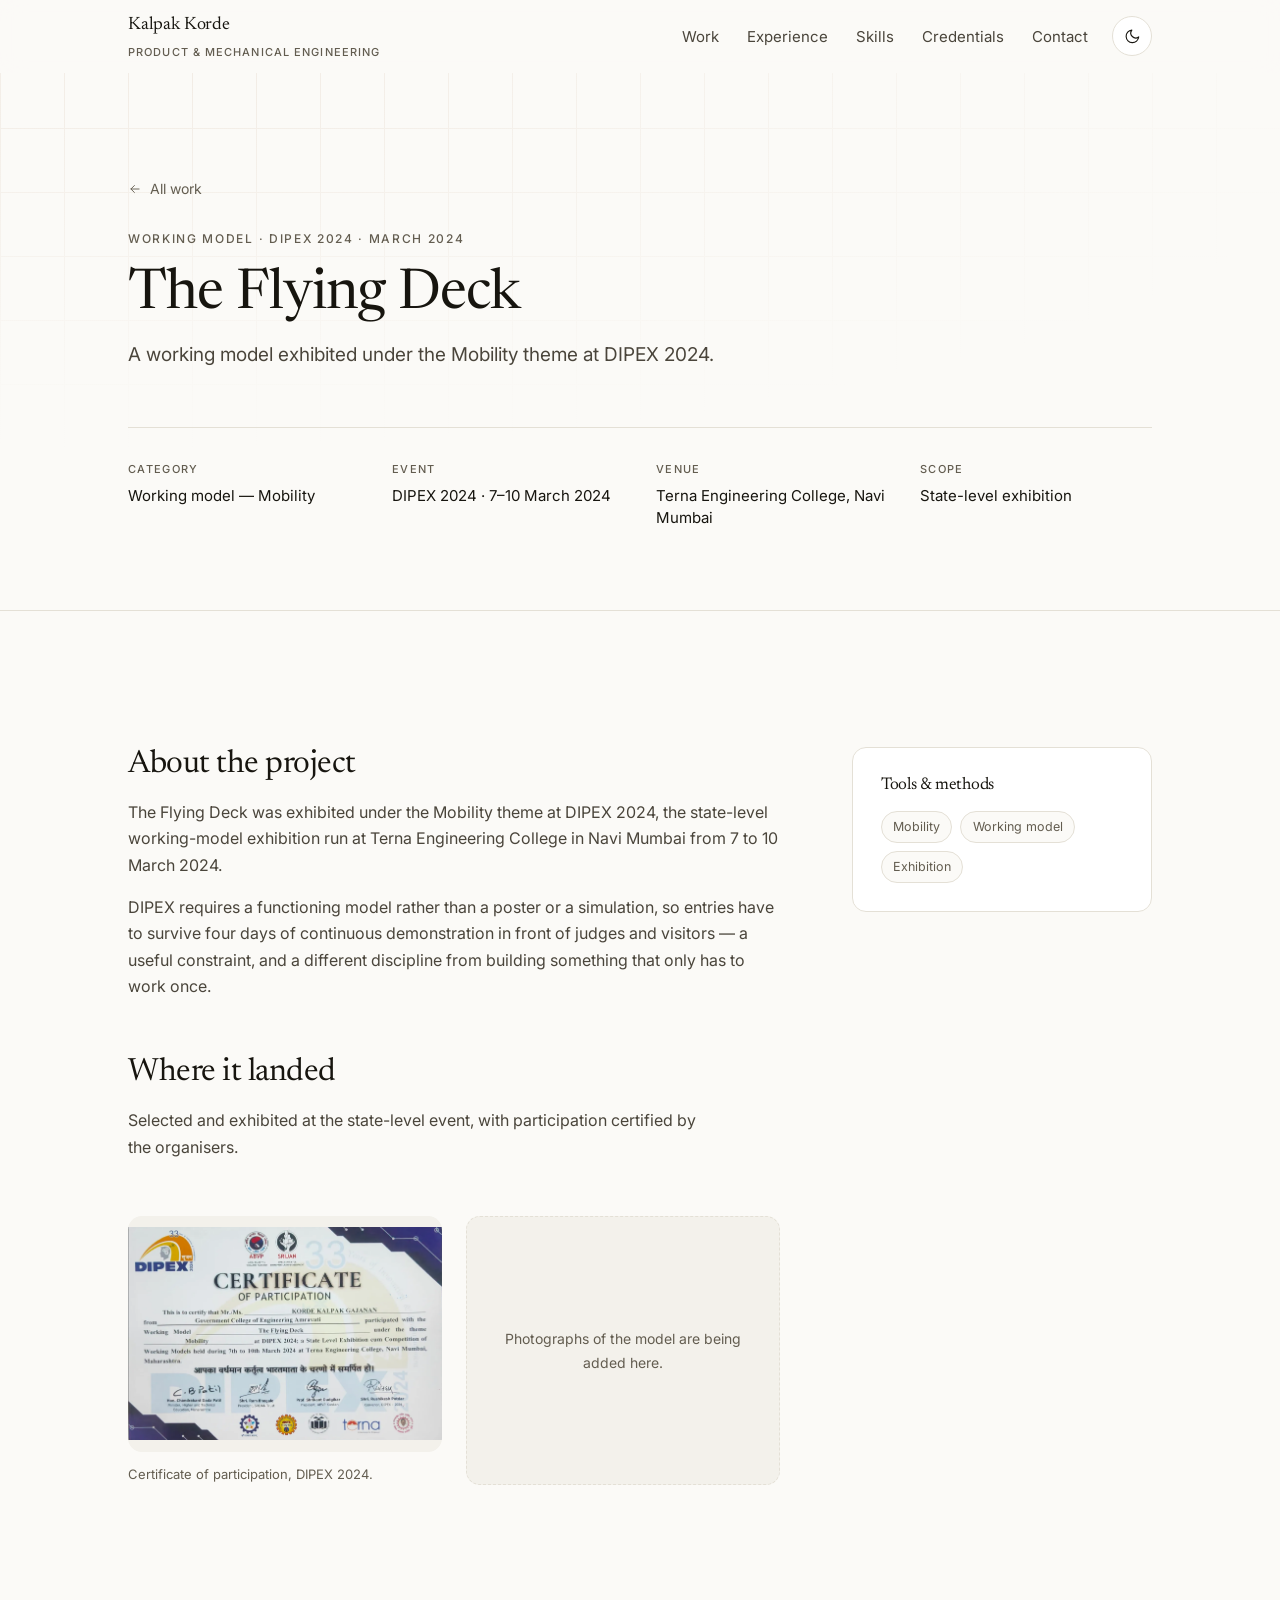
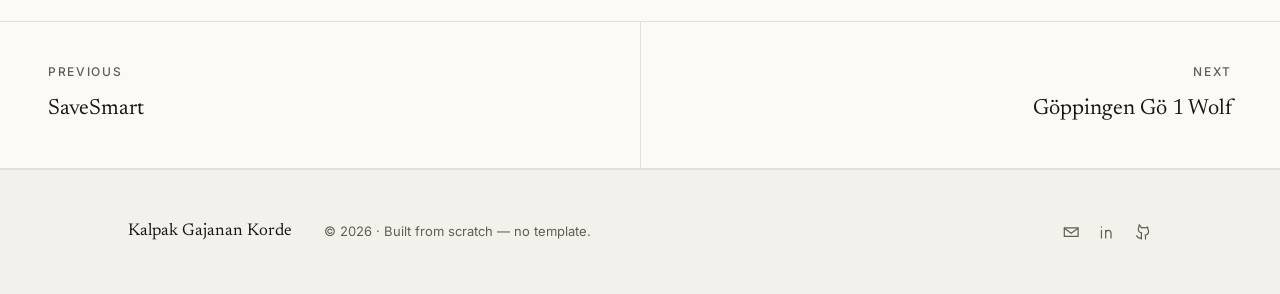
<file: portfolio/work/flying-deck.html>
<!DOCTYPE html>
<html lang="en">

<head>
    <meta charset="UTF-8">
    <meta name="viewport" content="width=device-width, initial-scale=1">
    <title>The Flying Deck — Kalpak Korde</title>

    <meta name="description" content="The Flying Deck — a working model exhibited under the Mobility theme at DIPEX 2024, the state-level exhibition held at Terna Engineering College, Navi Mumbai.">
    <link rel="canonical" href="https://portfolio-tgq3.vercel.app/work/flying-deck.html">

    <meta property="og:type" content="article">
    <meta property="og:url" content="https://portfolio-tgq3.vercel.app/work/flying-deck.html">
    <meta property="og:title" content="The Flying Deck — Kalpak Korde">
    <meta property="og:description" content="The Flying Deck — a working model exhibited under the Mobility theme at DIPEX 2024, the state-level exhibition held at Terna Engineering College, Navi Mumbai.">
    <meta property="og:image" content="https://portfolio-tgq3.vercel.app/assets/og-image.png">
    <meta name="twitter:card" content="summary_large_image">

    <link rel="icon" href="../favicon.svg" type="image/svg+xml">
    <link rel="apple-touch-icon" href="../assets/apple-touch-icon.png">

    <script>
        (function () {
            document.documentElement.classList.add('js');
            try {
                var saved = localStorage.getItem('theme');
                var theme = saved || (window.matchMedia('(prefers-color-scheme: dark)').matches ? 'dark' : 'light');
                document.documentElement.setAttribute('data-theme', theme);
            } catch (e) { }
        })();
    </script>

    <link rel="preconnect" href="https://fonts.googleapis.com">
    <link rel="preconnect" href="https://fonts.gstatic.com" crossorigin>
    <link
        href="https://fonts.googleapis.com/css2?family=Inter:wght@400;500;600&family=Newsreader:ital,opsz,wght@0,6..72,400;0,6..72,500;1,6..72,400&display=swap"
        rel="stylesheet">
    <link rel="stylesheet" href="../css/style.css">
</head>

<body>
    <a class="skip-link" href="#main">Skip to content</a>

    <svg class="sprite" aria-hidden="true" focusable="false">
        <symbol id="i-mail" viewBox="0 0 24 24"><path d="M3 6.5h18v11H3z"/><path d="m3 7 9 6.5L21 7"/></symbol>
        <symbol id="i-linkedin" viewBox="0 0 24 24"><path d="M4.5 9.5v10M4.5 5.2v.1M10 19.5v-10M10 13.2c0-2 1.4-3.7 3.5-3.7s3.5 1.4 3.5 4v6"/></symbol>
        <symbol id="i-github" viewBox="0 0 24 24"><path d="M9 19.5c-4 1.2-4-2.1-5.6-2.6M15 21v-3.3c0-1 .1-1.4-.5-2 2.3-.2 4.5-1.1 4.5-5a3.9 3.9 0 0 0-1.1-2.7 3.6 3.6 0 0 0-.1-2.7s-.9-.2-2.9 1.1a10 10 0 0 0-5.2 0C7.7 2.1 6.8 2.3 6.8 2.3a3.6 3.6 0 0 0-.1 2.7 3.9 3.9 0 0 0-1.1 2.8c0 3.8 2.2 4.7 4.5 5-.4.4-.5.9-.5 1.5V21"/></symbol>
        <symbol id="i-arrow" viewBox="0 0 24 24"><path d="M5 12h14M13 6l6 6-6 6"/></symbol>
        <symbol id="i-sun" viewBox="0 0 24 24"><circle cx="12" cy="12" r="4"/><path d="M12 2v2M12 20v2M4.9 4.9l1.4 1.4M17.7 17.7l1.4 1.4M2 12h2M20 12h2M4.9 19.1l1.4-1.4M17.7 6.3l1.4-1.4"/></symbol>
        <symbol id="i-moon" viewBox="0 0 24 24"><path d="M21 12.8A9 9 0 1 1 11.2 3a7 7 0 0 0 9.8 9.8z"/></symbol>
        <symbol id="i-close" viewBox="0 0 24 24"><path d="M6 6l12 12M18 6L6 18"/></symbol>
        <symbol id="i-expand" viewBox="0 0 24 24"><path d="M9 3H3v6M15 21h6v-6M21 9V3h-6M3 15v6h6"/></symbol>
    </svg>

    <div class="scroll-progress" id="scrollProgress" aria-hidden="true"></div>

    <header class="site-header" id="siteHeader">
        <div class="shell header-inner">
            <a class="wordmark" href="../index.html">
                Kalpak Korde
                <span class="wordmark-role">Product &amp; Mechanical Engineering</span>
            </a>

            <nav class="nav" id="nav" aria-label="Primary">
                <ul>
                    <li><a href="../index.html#work">Work</a></li>
                    <li><a href="../index.html#experience">Experience</a></li>
                    <li><a href="../index.html#skills">Skills</a></li>
                    <li><a href="../index.html#credentials">Credentials</a></li>
                    <li><a href="../index.html#contact">Contact</a></li>
                </ul>
            </nav>

            <div class="header-actions">
                <button class="icon-btn" id="themeToggle" type="button" aria-label="Switch to dark theme">
                    <svg class="icon icon-light" aria-hidden="true"><use href="#i-moon" /></svg>
                    <svg class="icon icon-dark" aria-hidden="true"><use href="#i-sun" /></svg>
                </button>
                <button class="icon-btn nav-toggle" id="navToggle" type="button" aria-label="Open menu"
                    aria-expanded="false" aria-controls="nav">
                    <span class="bars" aria-hidden="true"><i></i><i></i></span>
                </button>
            </div>
        </div>
    </header>

    <main id="main">
        <section class="proj-hero">
            <div class="proj-bg" aria-hidden="true">
                <div class="proj-bg-lines"></div>
            </div>

            <div class="shell">
                <a class="proj-back" href="../index.html#work">
                    <svg class="icon" aria-hidden="true"><use href="#i-arrow" /></svg>
                    All work
                </a>
                <p class="eyebrow">Working model · DIPEX 2024 · March 2024</p>
                <h1>The Flying Deck</h1>
                <p class="lede">A working model exhibited under the Mobility theme at DIPEX 2024.</p>

                <dl class="proj-facts">
                    <div>
                        <dt>Category</dt>
                        <dd>Working model — Mobility</dd>
                    </div>
                    <div>
                        <dt>Event</dt>
                        <dd>DIPEX 2024 · 7–10 March 2024</dd>
                    </div>
                    <div>
                        <dt>Venue</dt>
                        <dd>Terna Engineering College, Navi Mumbai</dd>
                    </div>
                    <div>
                        <dt>Scope</dt>
                        <dd>State-level exhibition</dd>
                    </div>
                </dl>
            </div>
        </section>

        <div class="shell proj-body">
            <div class="proj-main">
                <section class="proj-block reveal">
                    <h2>About the project</h2>
                    <p>The Flying Deck was exhibited under the Mobility theme at DIPEX 2024, the state-level working-model exhibition run at Terna Engineering College in Navi Mumbai from 7 to 10 March 2024.</p>
                    <p>DIPEX requires a functioning model rather than a poster or a simulation, so entries have to survive four days of continuous demonstration in front of judges and visitors — a useful constraint, and a different discipline from building something that only has to work once.</p>
                </section>

                <section class="proj-block reveal">
                    <h2>Where it landed</h2>
                    <p>Selected and exhibited at the state-level event, with participation certified by the organisers.</p>
                </section>

                <div class="proj-gallery reveal">
                    <figure class="doc">
                        <button class="zoomable" type="button" data-full="../assets/cert-dipex.jpg"
                            data-caption="Certificate of participation, DIPEX 2024.">
                            <picture>
                                <source srcset="../assets/cert-dipex.webp" type="image/webp">
                                <img src="../assets/cert-dipex.jpg" width="1278" height="868" loading="lazy"
                                    decoding="async" alt="DIPEX 2024 certificate of participation for the working model The Flying Deck">
                            </picture>
                            <span class="zoom-hint" aria-hidden="true">
                                <svg class="icon"><use href="#i-expand" /></svg>
                            </span>
                        </button>
                        <figcaption>Certificate of participation, DIPEX 2024.</figcaption>
                    </figure>
                    <p class="proj-placeholder">Photographs of the model are being added here.</p>
                </div>
            </div>

            <aside class="proj-rail reveal">
                <h3>Tools &amp; methods</h3>
                <ul class="tags">
                    <li>Mobility</li>
                    <li>Working model</li>
                    <li>Exhibition</li>
                </ul>
            </aside>
        </div>

        <nav class="proj-nav" aria-label="More projects">
            <a href="savesmart.html">
                <p class="eyebrow">Previous</p>
                <strong>SaveSmart</strong>
            </a>
            <a class="next" href="go1-wolf-glider.html">
                <p class="eyebrow">Next</p>
                <strong>Göppingen Gö 1 Wolf</strong>
            </a>
        </nav>
    </main>

    <footer class="site-footer">
        <div class="shell footer-inner">
            <p class="footer-name">Kalpak Gajanan Korde</p>
            <p class="footer-meta">© <span id="year">2026</span> · Built from scratch — no template.</p>
            <ul class="footer-links">
                <li><a href="mailto:kalpakkorde38@gmail.com" aria-label="Email">
                        <svg class="icon" aria-hidden="true"><use href="#i-mail" /></svg></a></li>
                <li><a href="https://www.linkedin.com/in/kalpak-korde" target="_blank" rel="noopener"
                        aria-label="LinkedIn">
                        <svg class="icon" aria-hidden="true"><use href="#i-linkedin" /></svg></a></li>
                <li><a href="https://github.com/kalpuexe" target="_blank" rel="noopener" aria-label="GitHub">
                        <svg class="icon" aria-hidden="true"><use href="#i-github" /></svg></a></li>
            </ul>
        </div>
    </footer>

    <button class="to-top" id="toTop" type="button" aria-label="Back to top">
        <svg class="icon" aria-hidden="true"><use href="#i-arrow" /></svg>
    </button>

    <dialog class="lightbox" id="lightbox" aria-label="Image viewer">
        <button class="lightbox-close" id="lightboxClose" type="button" aria-label="Close">
            <svg class="icon" aria-hidden="true"><use href="#i-close" /></svg>
        </button>
        <img id="lightboxImg" alt="">
        <p class="lightbox-caption" id="lightboxCaption"></p>
    </dialog>

    <script src="../js/main.js" defer></script>
</body>

</html>
</file>
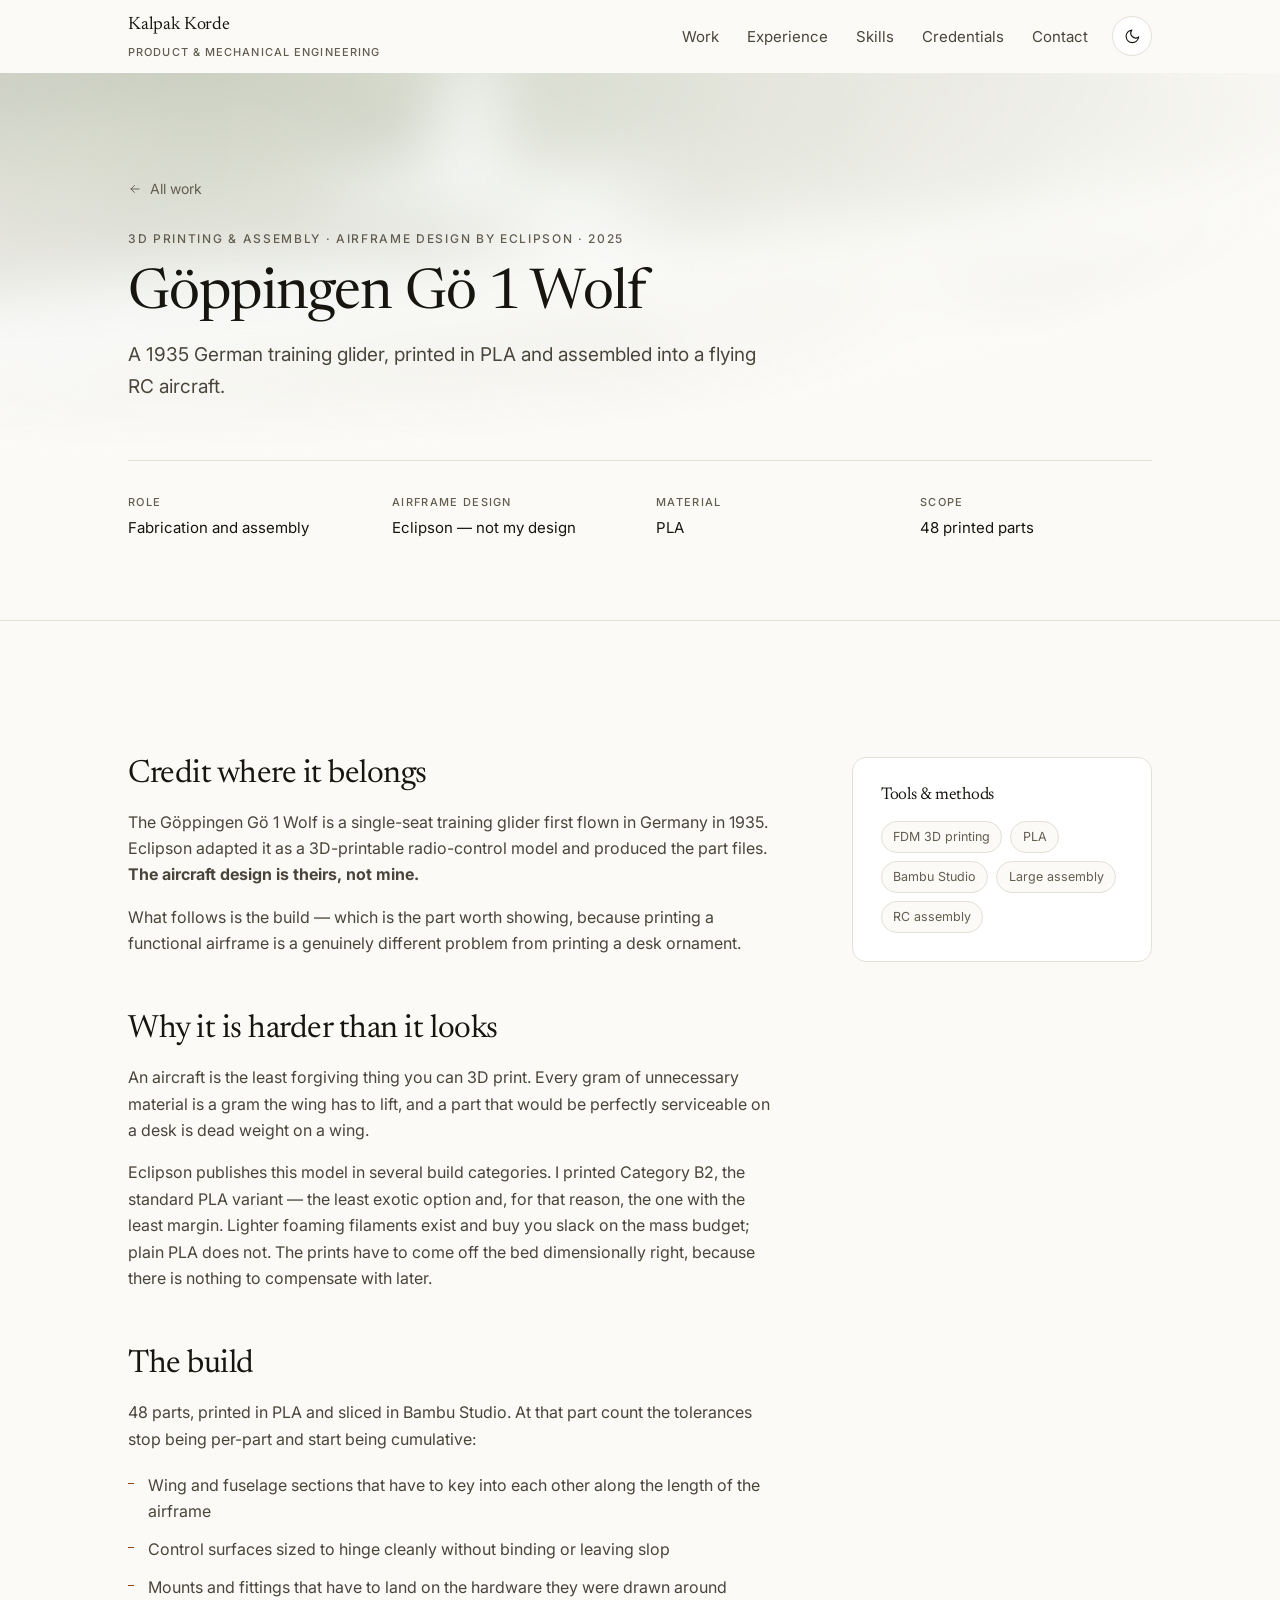
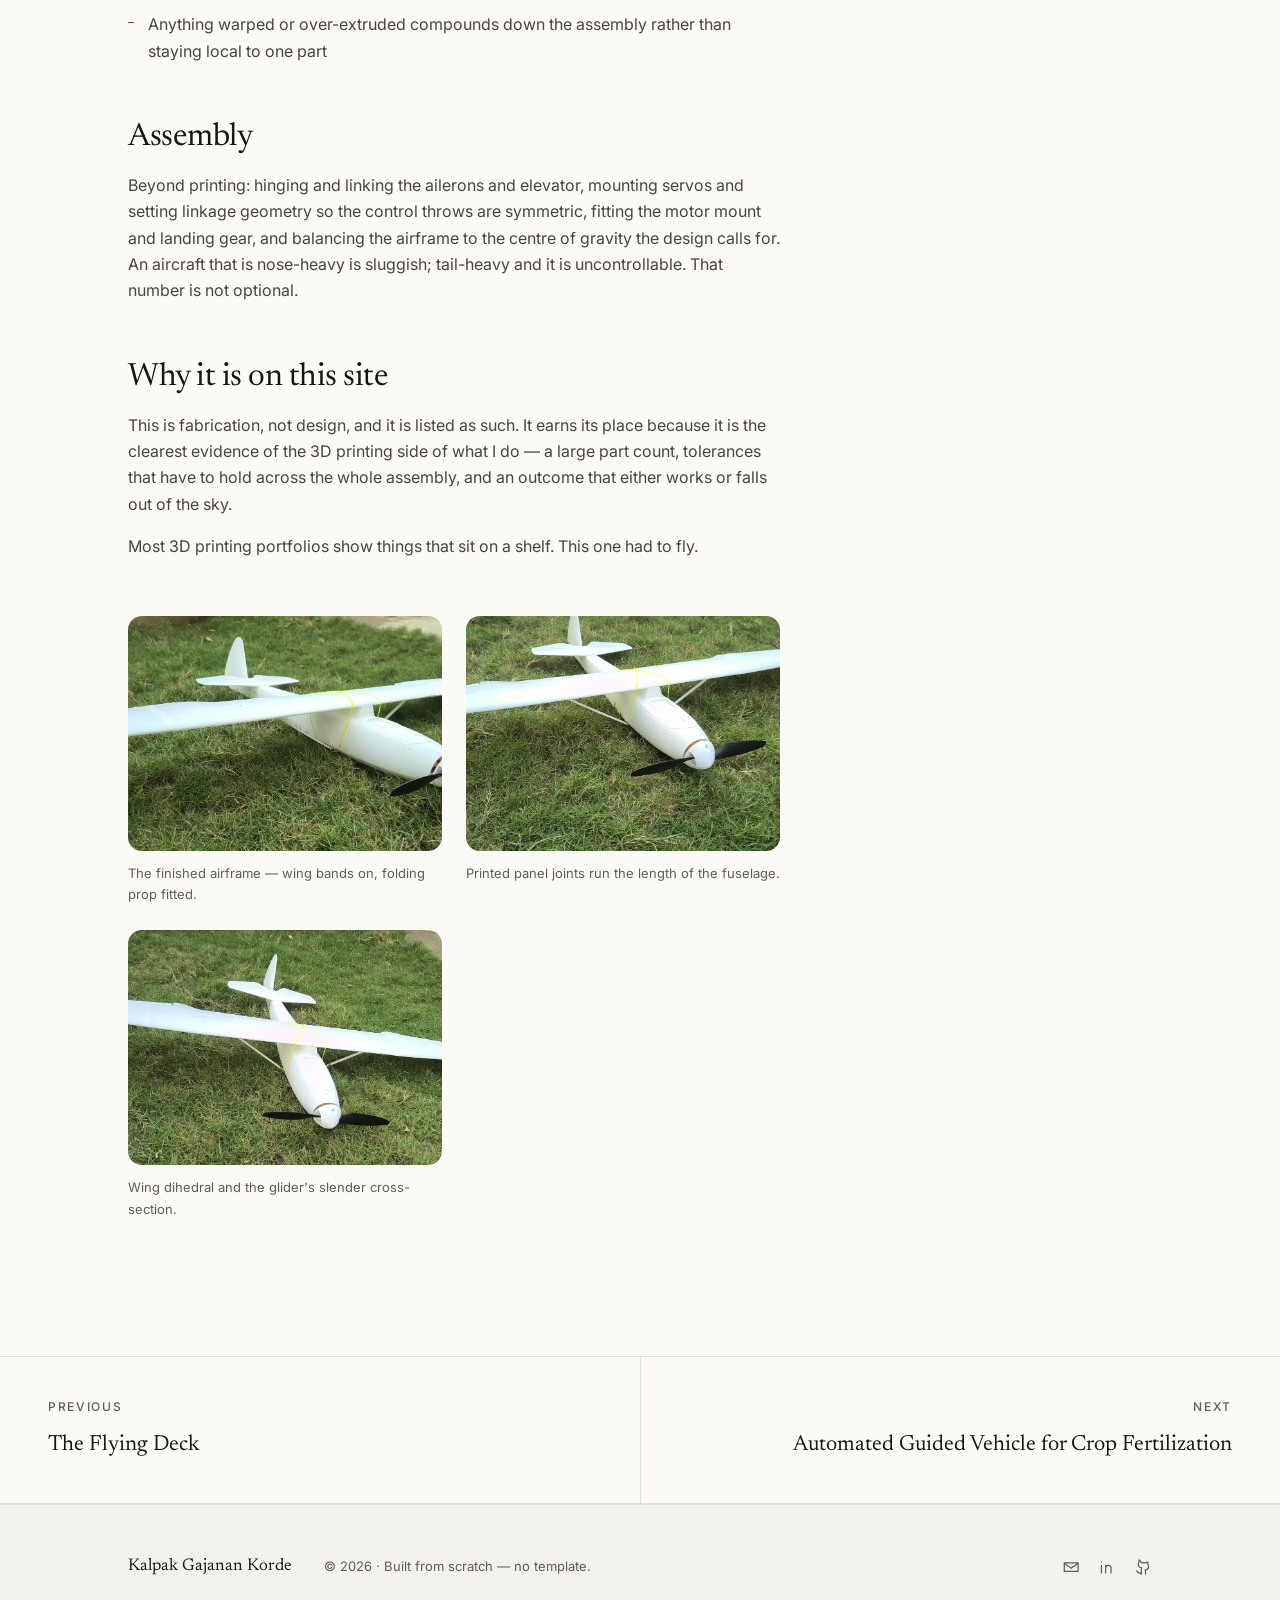
<file: portfolio/work/go1-wolf-glider.html>
<!DOCTYPE html>
<html lang="en">

<head>
    <meta charset="UTF-8">
    <meta name="viewport" content="width=device-width, initial-scale=1">
    <title>Göppingen Gö 1 Wolf — RC Glider Build — Kalpak Korde</title>

    <meta name="description" content="A 1935 German training glider built as a 3D-printed RC aircraft: 48 parts printed in PLA and assembled into a flying airframe.">
    <link rel="canonical" href="https://portfolio-tgq3.vercel.app/work/go1-wolf-glider.html">

    <meta property="og:type" content="article">
    <meta property="og:url" content="https://portfolio-tgq3.vercel.app/work/go1-wolf-glider.html">
    <meta property="og:title" content="Göppingen Gö 1 Wolf — RC Glider Build — Kalpak Korde">
    <meta property="og:description" content="A 1935 German training glider built as a 3D-printed RC aircraft: 48 parts printed in PLA and assembled into a flying airframe.">
    <meta property="og:image" content="https://portfolio-tgq3.vercel.app/assets/og-image.png">
    <meta name="twitter:card" content="summary_large_image">

    <link rel="icon" href="../favicon.svg" type="image/svg+xml">
    <link rel="apple-touch-icon" href="../assets/apple-touch-icon.png">

    <script>
        (function () {
            document.documentElement.classList.add('js');
            try {
                var saved = localStorage.getItem('theme');
                var theme = saved || (window.matchMedia('(prefers-color-scheme: dark)').matches ? 'dark' : 'light');
                document.documentElement.setAttribute('data-theme', theme);
            } catch (e) { }
        })();
    </script>

    <link rel="preconnect" href="https://fonts.googleapis.com">
    <link rel="preconnect" href="https://fonts.gstatic.com" crossorigin>
    <link
        href="https://fonts.googleapis.com/css2?family=Inter:wght@400;500;600&family=Newsreader:ital,opsz,wght@0,6..72,400;0,6..72,500;1,6..72,400&display=swap"
        rel="stylesheet">
    <link rel="stylesheet" href="../css/style.css">
</head>

<body>
    <a class="skip-link" href="#main">Skip to content</a>

    <svg class="sprite" aria-hidden="true" focusable="false">
        <symbol id="i-mail" viewBox="0 0 24 24"><path d="M3 6.5h18v11H3z"/><path d="m3 7 9 6.5L21 7"/></symbol>
        <symbol id="i-linkedin" viewBox="0 0 24 24"><path d="M4.5 9.5v10M4.5 5.2v.1M10 19.5v-10M10 13.2c0-2 1.4-3.7 3.5-3.7s3.5 1.4 3.5 4v6"/></symbol>
        <symbol id="i-github" viewBox="0 0 24 24"><path d="M9 19.5c-4 1.2-4-2.1-5.6-2.6M15 21v-3.3c0-1 .1-1.4-.5-2 2.3-.2 4.5-1.1 4.5-5a3.9 3.9 0 0 0-1.1-2.7 3.6 3.6 0 0 0-.1-2.7s-.9-.2-2.9 1.1a10 10 0 0 0-5.2 0C7.7 2.1 6.8 2.3 6.8 2.3a3.6 3.6 0 0 0-.1 2.7 3.9 3.9 0 0 0-1.1 2.8c0 3.8 2.2 4.7 4.5 5-.4.4-.5.9-.5 1.5V21"/></symbol>
        <symbol id="i-arrow" viewBox="0 0 24 24"><path d="M5 12h14M13 6l6 6-6 6"/></symbol>
        <symbol id="i-sun" viewBox="0 0 24 24"><circle cx="12" cy="12" r="4"/><path d="M12 2v2M12 20v2M4.9 4.9l1.4 1.4M17.7 17.7l1.4 1.4M2 12h2M20 12h2M4.9 19.1l1.4-1.4M17.7 6.3l1.4-1.4"/></symbol>
        <symbol id="i-moon" viewBox="0 0 24 24"><path d="M21 12.8A9 9 0 1 1 11.2 3a7 7 0 0 0 9.8 9.8z"/></symbol>
        <symbol id="i-close" viewBox="0 0 24 24"><path d="M6 6l12 12M18 6L6 18"/></symbol>
        <symbol id="i-expand" viewBox="0 0 24 24"><path d="M9 3H3v6M15 21h6v-6M21 9V3h-6M3 15v6h6"/></symbol>
    </svg>

    <div class="scroll-progress" id="scrollProgress" aria-hidden="true"></div>

    <header class="site-header" id="siteHeader">
        <div class="shell header-inner">
            <a class="wordmark" href="../index.html">
                Kalpak Korde
                <span class="wordmark-role">Product &amp; Mechanical Engineering</span>
            </a>

            <nav class="nav" id="nav" aria-label="Primary">
                <ul>
                    <li><a href="../index.html#work">Work</a></li>
                    <li><a href="../index.html#experience">Experience</a></li>
                    <li><a href="../index.html#skills">Skills</a></li>
                    <li><a href="../index.html#credentials">Credentials</a></li>
                    <li><a href="../index.html#contact">Contact</a></li>
                </ul>
            </nav>

            <div class="header-actions">
                <button class="icon-btn" id="themeToggle" type="button" aria-label="Switch to dark theme">
                    <svg class="icon icon-light" aria-hidden="true"><use href="#i-moon" /></svg>
                    <svg class="icon icon-dark" aria-hidden="true"><use href="#i-sun" /></svg>
                </button>
                <button class="icon-btn nav-toggle" id="navToggle" type="button" aria-label="Open menu"
                    aria-expanded="false" aria-controls="nav">
                    <span class="bars" aria-hidden="true"><i></i><i></i></span>
                </button>
            </div>
        </div>
    </header>

    <main id="main">
        <section class="proj-hero">
            <div class="proj-bg" aria-hidden="true">
                <div class="proj-bg-layer">
                    <picture>
                        <source srcset="../assets/wolf-built.webp" type="image/webp">
                        <img src="../assets/wolf-built.jpg" alt="" aria-hidden="true">
                    </picture>
                </div>
                <div class="proj-bg-layer">
                    <picture>
                        <source srcset="../assets/wolf-front.webp" type="image/webp">
                        <img src="../assets/wolf-front.jpg" alt="" aria-hidden="true">
                    </picture>
                </div>
            </div>

            <div class="shell">
                <a class="proj-back" href="../index.html#work">
                    <svg class="icon" aria-hidden="true"><use href="#i-arrow" /></svg>
                    All work
                </a>
                <p class="eyebrow">3D printing &amp; assembly · Airframe design by Eclipson · 2025</p>
                <h1>Göppingen Gö 1 Wolf</h1>
                <p class="lede">A 1935 German training glider, printed in PLA and assembled into a flying RC aircraft.</p>

                <dl class="proj-facts">
                    <div>
                        <dt>Role</dt>
                        <dd>Fabrication and assembly</dd>
                    </div>
                    <div>
                        <dt>Airframe design</dt>
                        <dd>Eclipson — not my design</dd>
                    </div>
                    <div>
                        <dt>Material</dt>
                        <dd>PLA</dd>
                    </div>
                    <div>
                        <dt>Scope</dt>
                        <dd>48 printed parts</dd>
                    </div>
                </dl>
            </div>
        </section>

        <div class="shell proj-body">
            <div class="proj-main">
                <section class="proj-block reveal">
                    <h2>Credit where it belongs</h2>
                    <p>The Göppingen Gö 1 Wolf is a single-seat training glider first flown in Germany in 1935. Eclipson adapted it as a 3D-printable radio-control model and produced the part files. <strong>The aircraft design is theirs, not mine.</strong></p>
                    <p>What follows is the build — which is the part worth showing, because printing a functional airframe is a genuinely different problem from printing a desk ornament.</p>
                </section>

                <section class="proj-block reveal">
                    <h2>Why it is harder than it looks</h2>
                    <p>An aircraft is the least forgiving thing you can 3D print. Every gram of unnecessary material is a gram the wing has to lift, and a part that would be perfectly serviceable on a desk is dead weight on a wing.</p>
                    <p>Eclipson publishes this model in several build categories. I printed Category B2, the standard PLA variant — the least exotic option and, for that reason, the one with the least margin. Lighter foaming filaments exist and buy you slack on the mass budget; plain PLA does not. The prints have to come off the bed dimensionally right, because there is nothing to compensate with later.</p>
                </section>

                <section class="proj-block reveal">
                    <h2>The build</h2>
                    <p>48 parts, printed in PLA and sliced in Bambu Studio. At that part count the tolerances stop being per-part and start being cumulative:</p>
                    <ul>
                        <li>Wing and fuselage sections that have to key into each other along the length of the airframe</li>
                        <li>Control surfaces sized to hinge cleanly without binding or leaving slop</li>
                        <li>Mounts and fittings that have to land on the hardware they were drawn around</li>
                        <li>Anything warped or over-extruded compounds down the assembly rather than staying local to one part</li>
                    </ul>
                </section>

                <section class="proj-block reveal">
                    <h2>Assembly</h2>
                    <p>Beyond printing: hinging and linking the ailerons and elevator, mounting servos and setting linkage geometry so the control throws are symmetric, fitting the motor mount and landing gear, and balancing the airframe to the centre of gravity the design calls for. An aircraft that is nose-heavy is sluggish; tail-heavy and it is uncontrollable. That number is not optional.</p>
                </section>

                <section class="proj-block reveal">
                    <h2>Why it is on this site</h2>
                    <p>This is fabrication, not design, and it is listed as such. It earns its place because it is the clearest evidence of the 3D printing side of what I do — a large part count, tolerances that have to hold across the whole assembly, and an outcome that either works or falls out of the sky.</p>
                    <p>Most 3D printing portfolios show things that sit on a shelf. This one had to fly.</p>
                </section>

                <div class="proj-gallery reveal">
                    <figure>
                        <button class="zoomable" type="button" data-full="../assets/wolf-built.jpg"
                            data-caption="The finished airframe — wing bands on, folding prop fitted.">
                            <picture>
                                <source srcset="../assets/wolf-built.webp" type="image/webp">
                                <img src="../assets/wolf-built.jpg" width="1300" height="731" loading="lazy"
                                    decoding="async" alt="The finished Gö 1 Wolf on grass: a white 3D-printed glider with a long tapered wing, tall fin and a folding propeller on the nose">
                            </picture>
                            <span class="zoom-hint" aria-hidden="true">
                                <svg class="icon"><use href="#i-expand" /></svg>
                            </span>
                        </button>
                        <figcaption>The finished airframe — wing bands on, folding prop fitted.</figcaption>
                    </figure>
                    <figure>
                        <button class="zoomable" type="button" data-full="../assets/wolf-quarter.jpg"
                            data-caption="Printed panel joints run the length of the fuselage.">
                            <picture>
                                <source srcset="../assets/wolf-quarter.webp" type="image/webp">
                                <img src="../assets/wolf-quarter.jpg" width="1300" height="731" loading="lazy"
                                    decoding="async" alt="Three-quarter view of the printed Gö 1 Wolf showing the wing joint and fuselage panel lines">
                            </picture>
                            <span class="zoom-hint" aria-hidden="true">
                                <svg class="icon"><use href="#i-expand" /></svg>
                            </span>
                        </button>
                        <figcaption>Printed panel joints run the length of the fuselage.</figcaption>
                    </figure>
                    <figure>
                        <button class="zoomable" type="button" data-full="../assets/wolf-front.jpg"
                            data-caption="Wing dihedral and the glider's slender cross-section.">
                            <picture>
                                <source srcset="../assets/wolf-front.webp" type="image/webp">
                                <img src="../assets/wolf-front.jpg" width="1300" height="731" loading="lazy"
                                    decoding="async" alt="Front three-quarter view of the Gö 1 Wolf showing wing dihedral and the slender fuselage">
                            </picture>
                            <span class="zoom-hint" aria-hidden="true">
                                <svg class="icon"><use href="#i-expand" /></svg>
                            </span>
                        </button>
                        <figcaption>Wing dihedral and the glider's slender cross-section.</figcaption>
                    </figure>
                </div>
            </div>

            <aside class="proj-rail reveal">
                <h3>Tools &amp; methods</h3>
                <ul class="tags">
                    <li>FDM 3D printing</li>
                    <li>PLA</li>
                    <li>Bambu Studio</li>
                    <li>Large assembly</li>
                    <li>RC assembly</li>
                </ul>
            </aside>
        </div>

        <nav class="proj-nav" aria-label="More projects">
            <a href="flying-deck.html">
                <p class="eyebrow">Previous</p>
                <strong>The Flying Deck</strong>
            </a>
            <a class="next" href="agv-fertilization.html">
                <p class="eyebrow">Next</p>
                <strong>Automated Guided Vehicle for Crop Fertilization</strong>
            </a>
        </nav>
    </main>

    <footer class="site-footer">
        <div class="shell footer-inner">
            <p class="footer-name">Kalpak Gajanan Korde</p>
            <p class="footer-meta">© <span id="year">2026</span> · Built from scratch — no template.</p>
            <ul class="footer-links">
                <li><a href="mailto:kalpakkorde38@gmail.com" aria-label="Email">
                        <svg class="icon" aria-hidden="true"><use href="#i-mail" /></svg></a></li>
                <li><a href="https://www.linkedin.com/in/kalpak-korde-728593213" target="_blank" rel="noopener"
                        aria-label="LinkedIn">
                        <svg class="icon" aria-hidden="true"><use href="#i-linkedin" /></svg></a></li>
                <li><a href="https://github.com/kalpuexe" target="_blank" rel="noopener" aria-label="GitHub">
                        <svg class="icon" aria-hidden="true"><use href="#i-github" /></svg></a></li>
            </ul>
        </div>
    </footer>

    <button class="to-top" id="toTop" type="button" aria-label="Back to top">
        <svg class="icon" aria-hidden="true"><use href="#i-arrow" /></svg>
    </button>

    <dialog class="lightbox" id="lightbox" aria-label="Image viewer">
        <button class="lightbox-close" id="lightboxClose" type="button" aria-label="Close">
            <svg class="icon" aria-hidden="true"><use href="#i-close" /></svg>
        </button>
        <img id="lightboxImg" alt="">
        <p class="lightbox-caption" id="lightboxCaption"></p>
    </dialog>

    <script src="../js/main.js" defer></script>
</body>

</html>
</file>
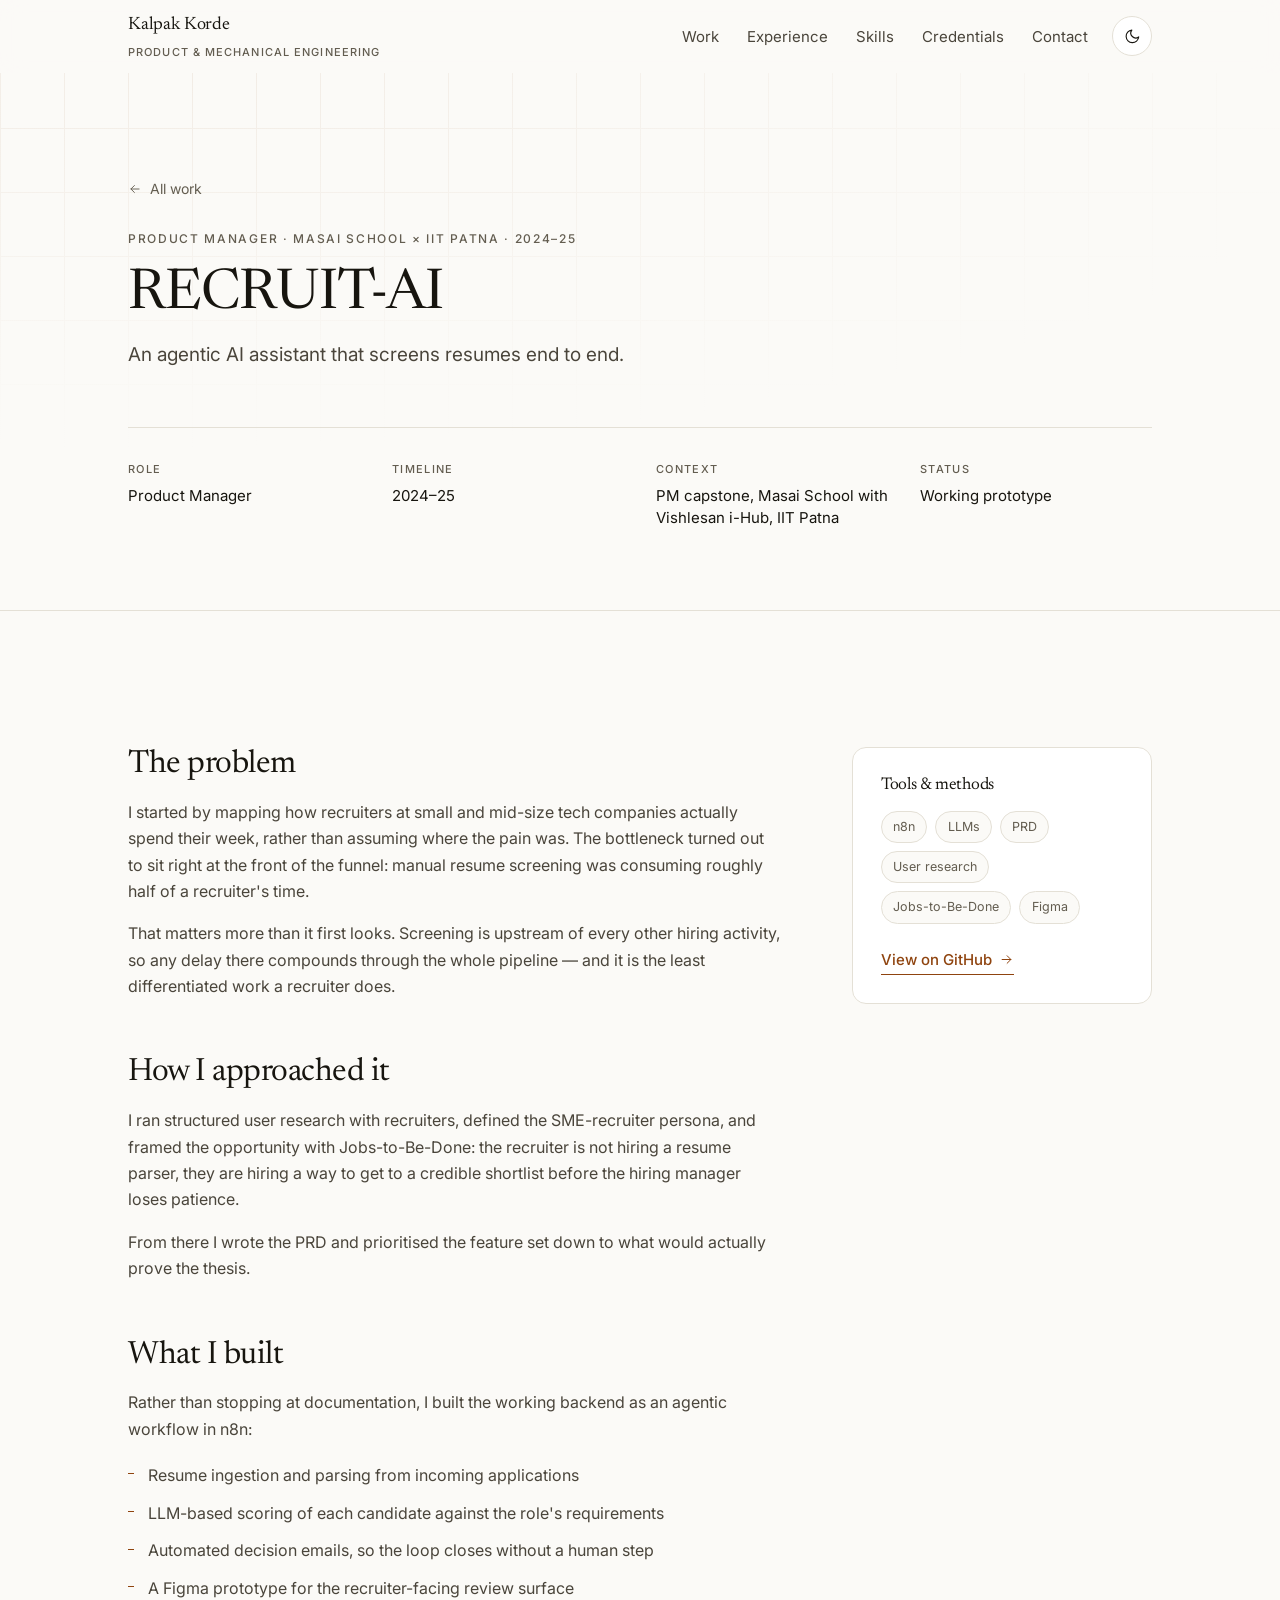
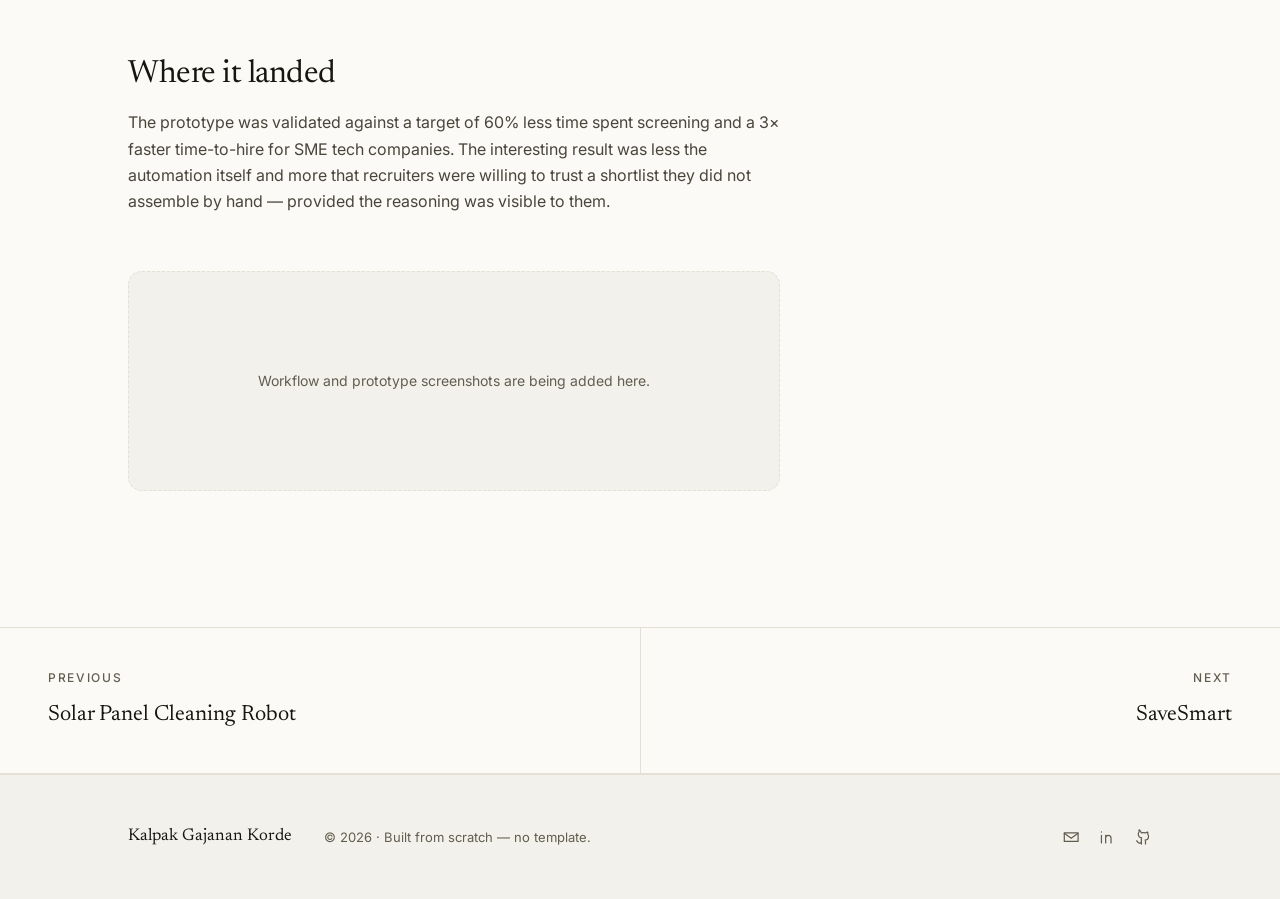
<file: portfolio/work/recruit-ai.html>
<!DOCTYPE html>
<html lang="en">

<head>
    <meta charset="UTF-8">
    <meta name="viewport" content="width=device-width, initial-scale=1">
    <title>RECRUIT-AI — Kalpak Korde</title>

    <meta name="description" content="RECRUIT-AI — an agentic AI resume screening assistant built as the Masai School PM capstone with IIT Patna. Product research, PRD and a working n8n backend.">
    <link rel="canonical" href="https://portfolio-tgq3.vercel.app/work/recruit-ai.html">

    <meta property="og:type" content="article">
    <meta property="og:url" content="https://portfolio-tgq3.vercel.app/work/recruit-ai.html">
    <meta property="og:title" content="RECRUIT-AI — Kalpak Korde">
    <meta property="og:description" content="RECRUIT-AI — an agentic AI resume screening assistant built as the Masai School PM capstone with IIT Patna. Product research, PRD and a working n8n backend.">
    <meta property="og:image" content="https://portfolio-tgq3.vercel.app/assets/og-image.png">
    <meta name="twitter:card" content="summary_large_image">

    <link rel="icon" href="../favicon.svg" type="image/svg+xml">
    <link rel="apple-touch-icon" href="../assets/apple-touch-icon.png">

    <script>
        (function () {
            document.documentElement.classList.add('js');
            try {
                var saved = localStorage.getItem('theme');
                var theme = saved || (window.matchMedia('(prefers-color-scheme: dark)').matches ? 'dark' : 'light');
                document.documentElement.setAttribute('data-theme', theme);
            } catch (e) { }
        })();
    </script>

    <link rel="preconnect" href="https://fonts.googleapis.com">
    <link rel="preconnect" href="https://fonts.gstatic.com" crossorigin>
    <link
        href="https://fonts.googleapis.com/css2?family=Inter:wght@400;500;600&family=Newsreader:ital,opsz,wght@0,6..72,400;0,6..72,500;1,6..72,400&display=swap"
        rel="stylesheet">
    <link rel="stylesheet" href="../css/style.css">
</head>

<body>
    <a class="skip-link" href="#main">Skip to content</a>

    <svg class="sprite" aria-hidden="true" focusable="false">
        <symbol id="i-mail" viewBox="0 0 24 24"><path d="M3 6.5h18v11H3z"/><path d="m3 7 9 6.5L21 7"/></symbol>
        <symbol id="i-linkedin" viewBox="0 0 24 24"><path d="M4.5 9.5v10M4.5 5.2v.1M10 19.5v-10M10 13.2c0-2 1.4-3.7 3.5-3.7s3.5 1.4 3.5 4v6"/></symbol>
        <symbol id="i-github" viewBox="0 0 24 24"><path d="M9 19.5c-4 1.2-4-2.1-5.6-2.6M15 21v-3.3c0-1 .1-1.4-.5-2 2.3-.2 4.5-1.1 4.5-5a3.9 3.9 0 0 0-1.1-2.7 3.6 3.6 0 0 0-.1-2.7s-.9-.2-2.9 1.1a10 10 0 0 0-5.2 0C7.7 2.1 6.8 2.3 6.8 2.3a3.6 3.6 0 0 0-.1 2.7 3.9 3.9 0 0 0-1.1 2.8c0 3.8 2.2 4.7 4.5 5-.4.4-.5.9-.5 1.5V21"/></symbol>
        <symbol id="i-arrow" viewBox="0 0 24 24"><path d="M5 12h14M13 6l6 6-6 6"/></symbol>
        <symbol id="i-sun" viewBox="0 0 24 24"><circle cx="12" cy="12" r="4"/><path d="M12 2v2M12 20v2M4.9 4.9l1.4 1.4M17.7 17.7l1.4 1.4M2 12h2M20 12h2M4.9 19.1l1.4-1.4M17.7 6.3l1.4-1.4"/></symbol>
        <symbol id="i-moon" viewBox="0 0 24 24"><path d="M21 12.8A9 9 0 1 1 11.2 3a7 7 0 0 0 9.8 9.8z"/></symbol>
        <symbol id="i-close" viewBox="0 0 24 24"><path d="M6 6l12 12M18 6L6 18"/></symbol>
        <symbol id="i-expand" viewBox="0 0 24 24"><path d="M9 3H3v6M15 21h6v-6M21 9V3h-6M3 15v6h6"/></symbol>
    </svg>

    <div class="scroll-progress" id="scrollProgress" aria-hidden="true"></div>

    <header class="site-header" id="siteHeader">
        <div class="shell header-inner">
            <a class="wordmark" href="../index.html">
                Kalpak Korde
                <span class="wordmark-role">Product &amp; Mechanical Engineering</span>
            </a>

            <nav class="nav" id="nav" aria-label="Primary">
                <ul>
                    <li><a href="../index.html#work">Work</a></li>
                    <li><a href="../index.html#experience">Experience</a></li>
                    <li><a href="../index.html#skills">Skills</a></li>
                    <li><a href="../index.html#credentials">Credentials</a></li>
                    <li><a href="../index.html#contact">Contact</a></li>
                </ul>
            </nav>

            <div class="header-actions">
                <button class="icon-btn" id="themeToggle" type="button" aria-label="Switch to dark theme">
                    <svg class="icon icon-light" aria-hidden="true"><use href="#i-moon" /></svg>
                    <svg class="icon icon-dark" aria-hidden="true"><use href="#i-sun" /></svg>
                </button>
                <button class="icon-btn nav-toggle" id="navToggle" type="button" aria-label="Open menu"
                    aria-expanded="false" aria-controls="nav">
                    <span class="bars" aria-hidden="true"><i></i><i></i></span>
                </button>
            </div>
        </div>
    </header>

    <main id="main">
        <section class="proj-hero">
            <div class="proj-bg" aria-hidden="true">
                <div class="proj-bg-lines"></div>
            </div>

            <div class="shell">
                <a class="proj-back" href="../index.html#work">
                    <svg class="icon" aria-hidden="true"><use href="#i-arrow" /></svg>
                    All work
                </a>
                <p class="eyebrow">Product Manager · Masai School × IIT Patna · 2024–25</p>
                <h1>RECRUIT-AI</h1>
                <p class="lede">An agentic AI assistant that screens resumes end to end.</p>

                <dl class="proj-facts">
                    <div>
                        <dt>Role</dt>
                        <dd>Product Manager</dd>
                    </div>
                    <div>
                        <dt>Timeline</dt>
                        <dd>2024–25</dd>
                    </div>
                    <div>
                        <dt>Context</dt>
                        <dd>PM capstone, Masai School with Vishlesan i-Hub, IIT Patna</dd>
                    </div>
                    <div>
                        <dt>Status</dt>
                        <dd>Working prototype</dd>
                    </div>
                </dl>
            </div>
        </section>

        <div class="shell proj-body">
            <div class="proj-main">
                <section class="proj-block reveal">
                    <h2>The problem</h2>
                    <p>I started by mapping how recruiters at small and mid-size tech companies actually spend their week, rather than assuming where the pain was. The bottleneck turned out to sit right at the front of the funnel: manual resume screening was consuming roughly half of a recruiter's time.</p>
                    <p>That matters more than it first looks. Screening is upstream of every other hiring activity, so any delay there compounds through the whole pipeline — and it is the least differentiated work a recruiter does.</p>
                </section>

                <section class="proj-block reveal">
                    <h2>How I approached it</h2>
                    <p>I ran structured user research with recruiters, defined the SME-recruiter persona, and framed the opportunity with Jobs-to-Be-Done: the recruiter is not hiring a resume parser, they are hiring a way to get to a credible shortlist before the hiring manager loses patience.</p>
                    <p>From there I wrote the PRD and prioritised the feature set down to what would actually prove the thesis.</p>
                </section>

                <section class="proj-block reveal">
                    <h2>What I built</h2>
                    <p>Rather than stopping at documentation, I built the working backend as an agentic workflow in n8n:</p>
                    <ul>
                        <li>Resume ingestion and parsing from incoming applications</li>
                        <li>LLM-based scoring of each candidate against the role's requirements</li>
                        <li>Automated decision emails, so the loop closes without a human step</li>
                        <li>A Figma prototype for the recruiter-facing review surface</li>
                    </ul>
                </section>

                <section class="proj-block reveal">
                    <h2>Where it landed</h2>
                    <p>The prototype was validated against a target of 60% less time spent screening and a 3× faster time-to-hire for SME tech companies. The interesting result was less the automation itself and more that recruiters were willing to trust a shortlist they did not assemble by hand — provided the reasoning was visible to them.</p>
                </section>

                <div class="proj-gallery reveal">
                    <p class="proj-placeholder">Workflow and prototype screenshots are being added here.</p>
                </div>
            </div>

            <aside class="proj-rail reveal">
                <h3>Tools &amp; methods</h3>
                <ul class="tags">
                    <li>n8n</li>
                    <li>LLMs</li>
                    <li>PRD</li>
                    <li>User research</li>
                    <li>Jobs-to-Be-Done</li>
                    <li>Figma</li>
                </ul>
                <a class="proj-rail-link" href="https://github.com/kalpuexe/Recruiter-ai-" target="_blank" rel="noopener">
                    View on GitHub
                    <svg class="icon" aria-hidden="true"><use href="#i-arrow" /></svg>
                </a>
            </aside>
        </div>

        <nav class="proj-nav" aria-label="More projects">
            <a href="solar-cleaning-robot.html">
                <p class="eyebrow">Previous</p>
                <strong>Solar Panel Cleaning Robot</strong>
            </a>
            <a class="next" href="savesmart.html">
                <p class="eyebrow">Next</p>
                <strong>SaveSmart</strong>
            </a>
        </nav>
    </main>

    <footer class="site-footer">
        <div class="shell footer-inner">
            <p class="footer-name">Kalpak Gajanan Korde</p>
            <p class="footer-meta">© <span id="year">2026</span> · Built from scratch — no template.</p>
            <ul class="footer-links">
                <li><a href="mailto:kalpakkorde38@gmail.com" aria-label="Email">
                        <svg class="icon" aria-hidden="true"><use href="#i-mail" /></svg></a></li>
                <li><a href="https://www.linkedin.com/in/kalpak-korde" target="_blank" rel="noopener"
                        aria-label="LinkedIn">
                        <svg class="icon" aria-hidden="true"><use href="#i-linkedin" /></svg></a></li>
                <li><a href="https://github.com/kalpuexe" target="_blank" rel="noopener" aria-label="GitHub">
                        <svg class="icon" aria-hidden="true"><use href="#i-github" /></svg></a></li>
            </ul>
        </div>
    </footer>

    <button class="to-top" id="toTop" type="button" aria-label="Back to top">
        <svg class="icon" aria-hidden="true"><use href="#i-arrow" /></svg>
    </button>

    <dialog class="lightbox" id="lightbox" aria-label="Image viewer">
        <button class="lightbox-close" id="lightboxClose" type="button" aria-label="Close">
            <svg class="icon" aria-hidden="true"><use href="#i-close" /></svg>
        </button>
        <img id="lightboxImg" alt="">
        <p class="lightbox-caption" id="lightboxCaption"></p>
    </dialog>

    <script src="../js/main.js" defer></script>
</body>

</html>
</file>
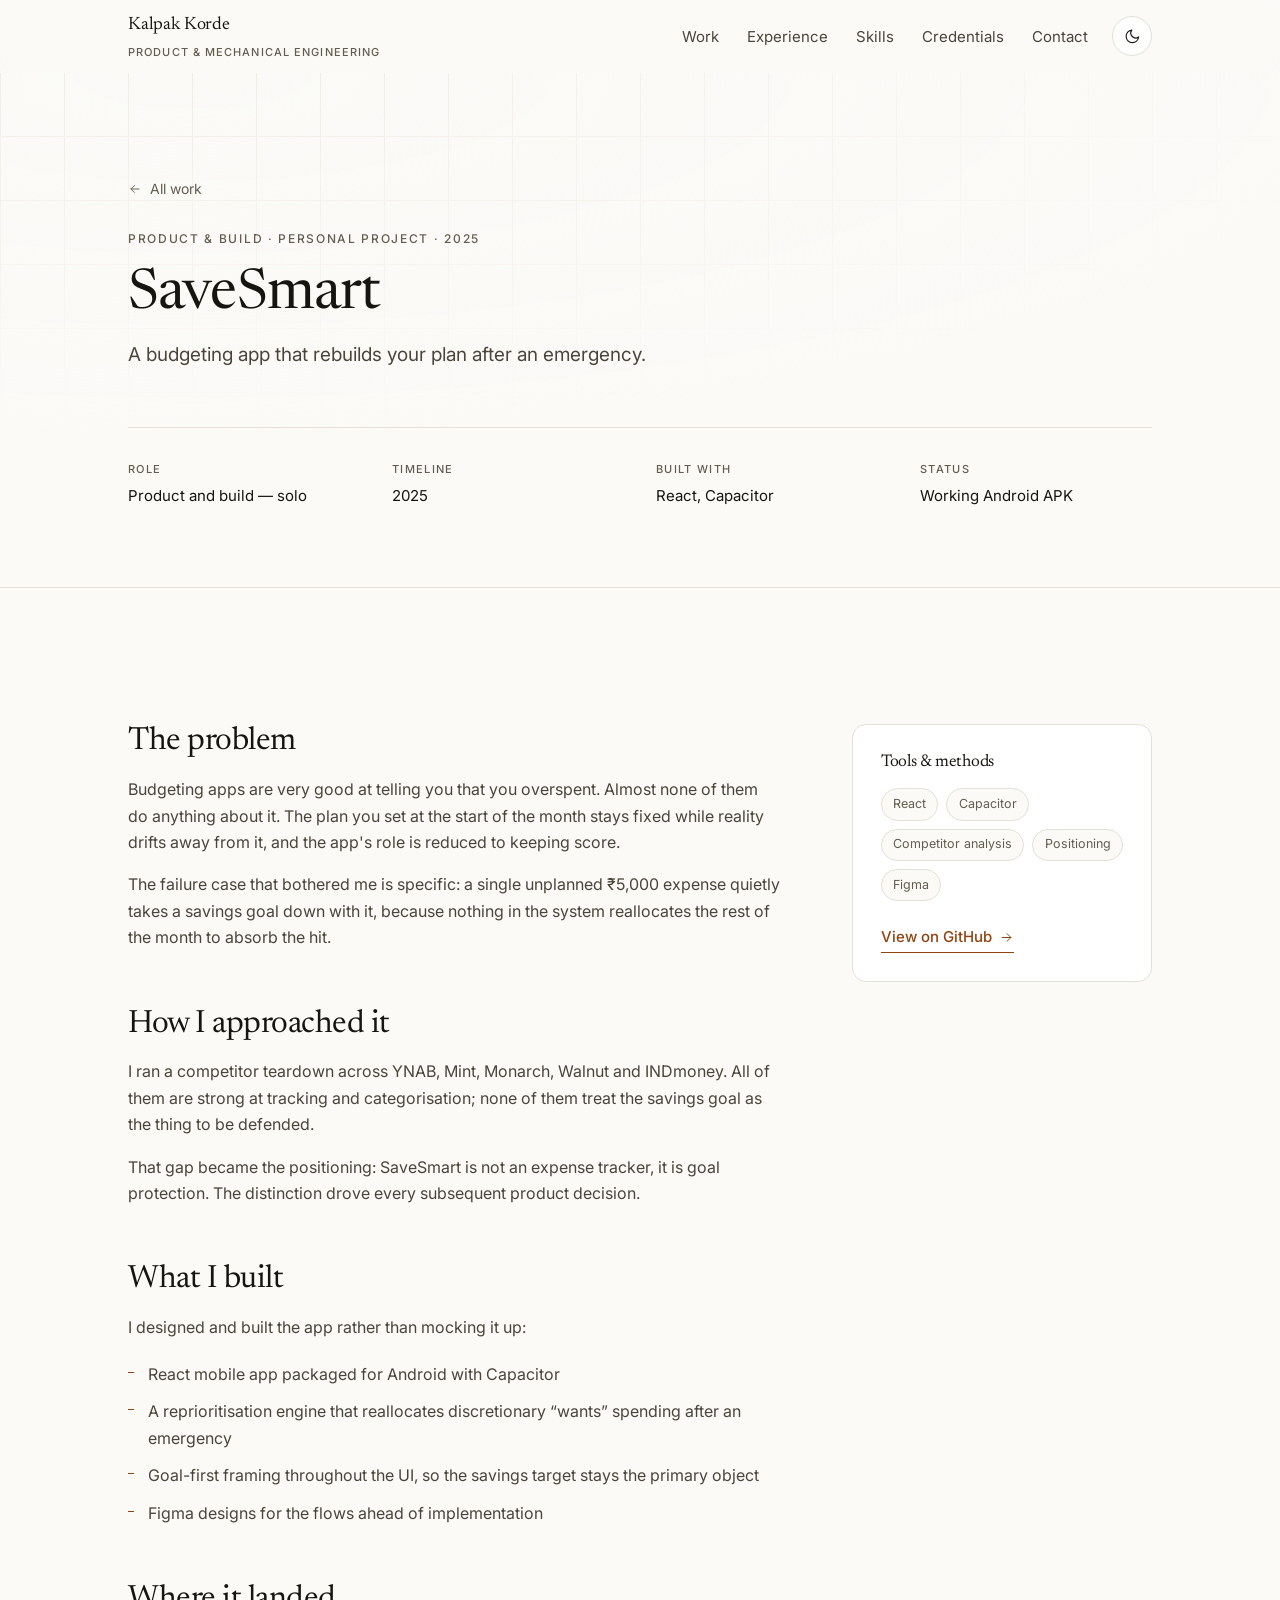
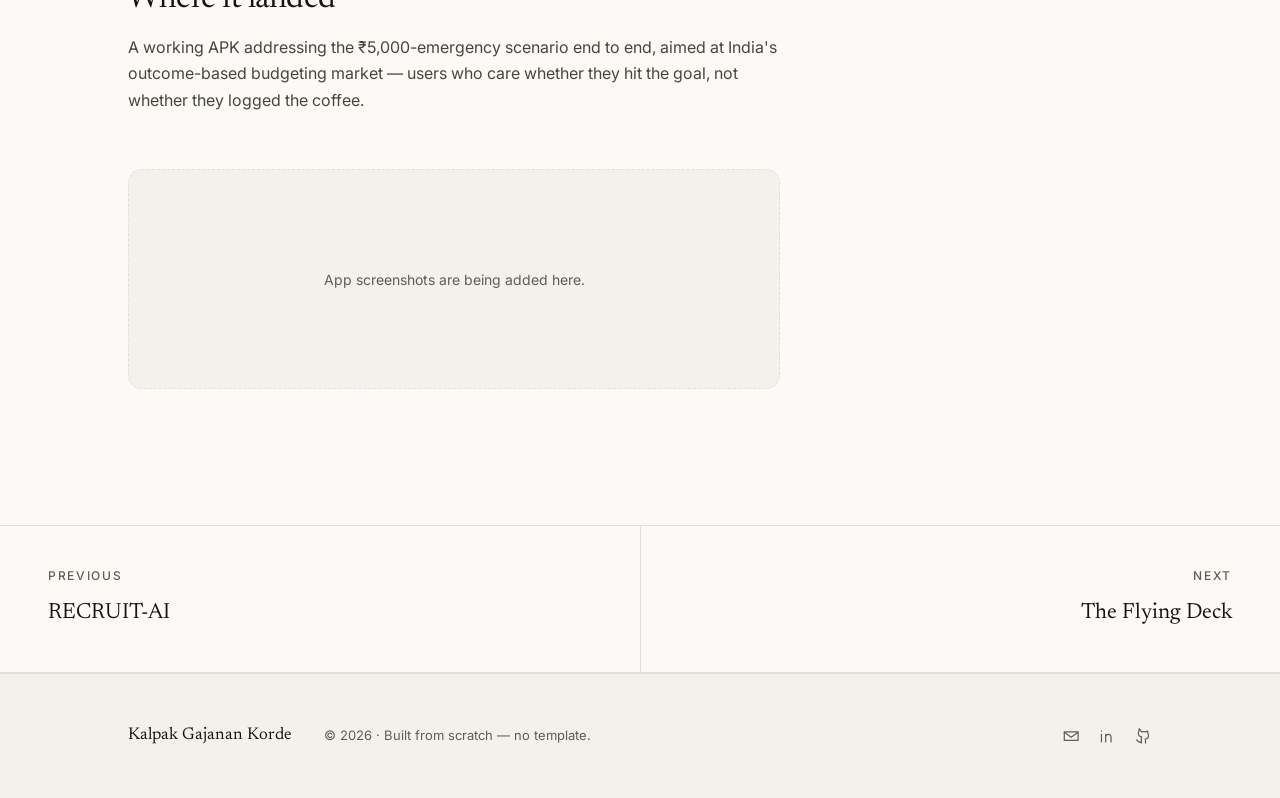
<file: portfolio/work/savesmart.html>
<!DOCTYPE html>
<html lang="en">

<head>
    <meta charset="UTF-8">
    <meta name="viewport" content="width=device-width, initial-scale=1">
    <title>SaveSmart — Kalpak Korde</title>

    <meta name="description" content="SaveSmart — an AI budgeting and emergency-recovery app built in React and Capacitor, positioned on goal protection rather than expense tracking.">
    <link rel="canonical" href="https://portfolio-tgq3.vercel.app/work/savesmart.html">

    <meta property="og:type" content="article">
    <meta property="og:url" content="https://portfolio-tgq3.vercel.app/work/savesmart.html">
    <meta property="og:title" content="SaveSmart — Kalpak Korde">
    <meta property="og:description" content="SaveSmart — an AI budgeting and emergency-recovery app built in React and Capacitor, positioned on goal protection rather than expense tracking.">
    <meta property="og:image" content="https://portfolio-tgq3.vercel.app/assets/og-image.png">
    <meta name="twitter:card" content="summary_large_image">

    <link rel="icon" href="../favicon.svg" type="image/svg+xml">
    <link rel="apple-touch-icon" href="../assets/apple-touch-icon.png">

    <script>
        (function () {
            document.documentElement.classList.add('js');
            try {
                var saved = localStorage.getItem('theme');
                var theme = saved || (window.matchMedia('(prefers-color-scheme: dark)').matches ? 'dark' : 'light');
                document.documentElement.setAttribute('data-theme', theme);
            } catch (e) { }
        })();
    </script>

    <link rel="preconnect" href="https://fonts.googleapis.com">
    <link rel="preconnect" href="https://fonts.gstatic.com" crossorigin>
    <link
        href="https://fonts.googleapis.com/css2?family=Inter:wght@400;500;600&family=Newsreader:ital,opsz,wght@0,6..72,400;0,6..72,500;1,6..72,400&display=swap"
        rel="stylesheet">
    <link rel="stylesheet" href="../css/style.css">
</head>

<body>
    <a class="skip-link" href="#main">Skip to content</a>

    <svg class="sprite" aria-hidden="true" focusable="false">
        <symbol id="i-mail" viewBox="0 0 24 24"><path d="M3 6.5h18v11H3z"/><path d="m3 7 9 6.5L21 7"/></symbol>
        <symbol id="i-linkedin" viewBox="0 0 24 24"><path d="M4.5 9.5v10M4.5 5.2v.1M10 19.5v-10M10 13.2c0-2 1.4-3.7 3.5-3.7s3.5 1.4 3.5 4v6"/></symbol>
        <symbol id="i-github" viewBox="0 0 24 24"><path d="M9 19.5c-4 1.2-4-2.1-5.6-2.6M15 21v-3.3c0-1 .1-1.4-.5-2 2.3-.2 4.5-1.1 4.5-5a3.9 3.9 0 0 0-1.1-2.7 3.6 3.6 0 0 0-.1-2.7s-.9-.2-2.9 1.1a10 10 0 0 0-5.2 0C7.7 2.1 6.8 2.3 6.8 2.3a3.6 3.6 0 0 0-.1 2.7 3.9 3.9 0 0 0-1.1 2.8c0 3.8 2.2 4.7 4.5 5-.4.4-.5.9-.5 1.5V21"/></symbol>
        <symbol id="i-arrow" viewBox="0 0 24 24"><path d="M5 12h14M13 6l6 6-6 6"/></symbol>
        <symbol id="i-sun" viewBox="0 0 24 24"><circle cx="12" cy="12" r="4"/><path d="M12 2v2M12 20v2M4.9 4.9l1.4 1.4M17.7 17.7l1.4 1.4M2 12h2M20 12h2M4.9 19.1l1.4-1.4M17.7 6.3l1.4-1.4"/></symbol>
        <symbol id="i-moon" viewBox="0 0 24 24"><path d="M21 12.8A9 9 0 1 1 11.2 3a7 7 0 0 0 9.8 9.8z"/></symbol>
        <symbol id="i-close" viewBox="0 0 24 24"><path d="M6 6l12 12M18 6L6 18"/></symbol>
        <symbol id="i-expand" viewBox="0 0 24 24"><path d="M9 3H3v6M15 21h6v-6M21 9V3h-6M3 15v6h6"/></symbol>
    </svg>

    <div class="scroll-progress" id="scrollProgress" aria-hidden="true"></div>

    <header class="site-header" id="siteHeader">
        <div class="shell header-inner">
            <a class="wordmark" href="../index.html">
                Kalpak Korde
                <span class="wordmark-role">Product &amp; Mechanical Engineering</span>
            </a>

            <nav class="nav" id="nav" aria-label="Primary">
                <ul>
                    <li><a href="../index.html#work">Work</a></li>
                    <li><a href="../index.html#experience">Experience</a></li>
                    <li><a href="../index.html#skills">Skills</a></li>
                    <li><a href="../index.html#credentials">Credentials</a></li>
                    <li><a href="../index.html#contact">Contact</a></li>
                </ul>
            </nav>

            <div class="header-actions">
                <button class="icon-btn" id="themeToggle" type="button" aria-label="Switch to dark theme">
                    <svg class="icon icon-light" aria-hidden="true"><use href="#i-moon" /></svg>
                    <svg class="icon icon-dark" aria-hidden="true"><use href="#i-sun" /></svg>
                </button>
                <button class="icon-btn nav-toggle" id="navToggle" type="button" aria-label="Open menu"
                    aria-expanded="false" aria-controls="nav">
                    <span class="bars" aria-hidden="true"><i></i><i></i></span>
                </button>
            </div>
        </div>
    </header>

    <main id="main">
        <section class="proj-hero">
            <div class="proj-bg" aria-hidden="true">
                <div class="proj-bg-lines"></div>
            </div>

            <div class="shell">
                <a class="proj-back" href="../index.html#work">
                    <svg class="icon" aria-hidden="true"><use href="#i-arrow" /></svg>
                    All work
                </a>
                <p class="eyebrow">Product &amp; build · Personal project · 2025</p>
                <h1>SaveSmart</h1>
                <p class="lede">A budgeting app that rebuilds your plan after an emergency.</p>

                <dl class="proj-facts">
                    <div>
                        <dt>Role</dt>
                        <dd>Product and build — solo</dd>
                    </div>
                    <div>
                        <dt>Timeline</dt>
                        <dd>2025</dd>
                    </div>
                    <div>
                        <dt>Built with</dt>
                        <dd>React, Capacitor</dd>
                    </div>
                    <div>
                        <dt>Status</dt>
                        <dd>Working Android APK</dd>
                    </div>
                </dl>
            </div>
        </section>

        <div class="shell proj-body">
            <div class="proj-main">
                <section class="proj-block reveal">
                    <h2>The problem</h2>
                    <p>Budgeting apps are very good at telling you that you overspent. Almost none of them do anything about it. The plan you set at the start of the month stays fixed while reality drifts away from it, and the app's role is reduced to keeping score.</p>
                    <p>The failure case that bothered me is specific: a single unplanned ₹5,000 expense quietly takes a savings goal down with it, because nothing in the system reallocates the rest of the month to absorb the hit.</p>
                </section>

                <section class="proj-block reveal">
                    <h2>How I approached it</h2>
                    <p>I ran a competitor teardown across YNAB, Mint, Monarch, Walnut and INDmoney. All of them are strong at tracking and categorisation; none of them treat the savings goal as the thing to be defended.</p>
                    <p>That gap became the positioning: SaveSmart is not an expense tracker, it is goal protection. The distinction drove every subsequent product decision.</p>
                </section>

                <section class="proj-block reveal">
                    <h2>What I built</h2>
                    <p>I designed and built the app rather than mocking it up:</p>
                    <ul>
                        <li>React mobile app packaged for Android with Capacitor</li>
                        <li>A reprioritisation engine that reallocates discretionary “wants” spending after an emergency</li>
                        <li>Goal-first framing throughout the UI, so the savings target stays the primary object</li>
                        <li>Figma designs for the flows ahead of implementation</li>
                    </ul>
                </section>

                <section class="proj-block reveal">
                    <h2>Where it landed</h2>
                    <p>A working APK addressing the ₹5,000-emergency scenario end to end, aimed at India's outcome-based budgeting market — users who care whether they hit the goal, not whether they logged the coffee.</p>
                </section>

                <div class="proj-gallery reveal">
                    <p class="proj-placeholder">App screenshots are being added here.</p>
                </div>
            </div>

            <aside class="proj-rail reveal">
                <h3>Tools &amp; methods</h3>
                <ul class="tags">
                    <li>React</li>
                    <li>Capacitor</li>
                    <li>Competitor analysis</li>
                    <li>Positioning</li>
                    <li>Figma</li>
                </ul>
                <a class="proj-rail-link" href="https://github.com/kalpuexe/savesmart" target="_blank" rel="noopener">
                    View on GitHub
                    <svg class="icon" aria-hidden="true"><use href="#i-arrow" /></svg>
                </a>
            </aside>
        </div>

        <nav class="proj-nav" aria-label="More projects">
            <a href="recruit-ai.html">
                <p class="eyebrow">Previous</p>
                <strong>RECRUIT-AI</strong>
            </a>
            <a class="next" href="flying-deck.html">
                <p class="eyebrow">Next</p>
                <strong>The Flying Deck</strong>
            </a>
        </nav>
    </main>

    <footer class="site-footer">
        <div class="shell footer-inner">
            <p class="footer-name">Kalpak Gajanan Korde</p>
            <p class="footer-meta">© <span id="year">2026</span> · Built from scratch — no template.</p>
            <ul class="footer-links">
                <li><a href="mailto:kalpakkorde38@gmail.com" aria-label="Email">
                        <svg class="icon" aria-hidden="true"><use href="#i-mail" /></svg></a></li>
                <li><a href="https://www.linkedin.com/in/kalpak-korde" target="_blank" rel="noopener"
                        aria-label="LinkedIn">
                        <svg class="icon" aria-hidden="true"><use href="#i-linkedin" /></svg></a></li>
                <li><a href="https://github.com/kalpuexe" target="_blank" rel="noopener" aria-label="GitHub">
                        <svg class="icon" aria-hidden="true"><use href="#i-github" /></svg></a></li>
            </ul>
        </div>
    </footer>

    <button class="to-top" id="toTop" type="button" aria-label="Back to top">
        <svg class="icon" aria-hidden="true"><use href="#i-arrow" /></svg>
    </button>

    <dialog class="lightbox" id="lightbox" aria-label="Image viewer">
        <button class="lightbox-close" id="lightboxClose" type="button" aria-label="Close">
            <svg class="icon" aria-hidden="true"><use href="#i-close" /></svg>
        </button>
        <img id="lightboxImg" alt="">
        <p class="lightbox-caption" id="lightboxCaption"></p>
    </dialog>

    <script src="../js/main.js" defer></script>
</body>

</html>
</file>
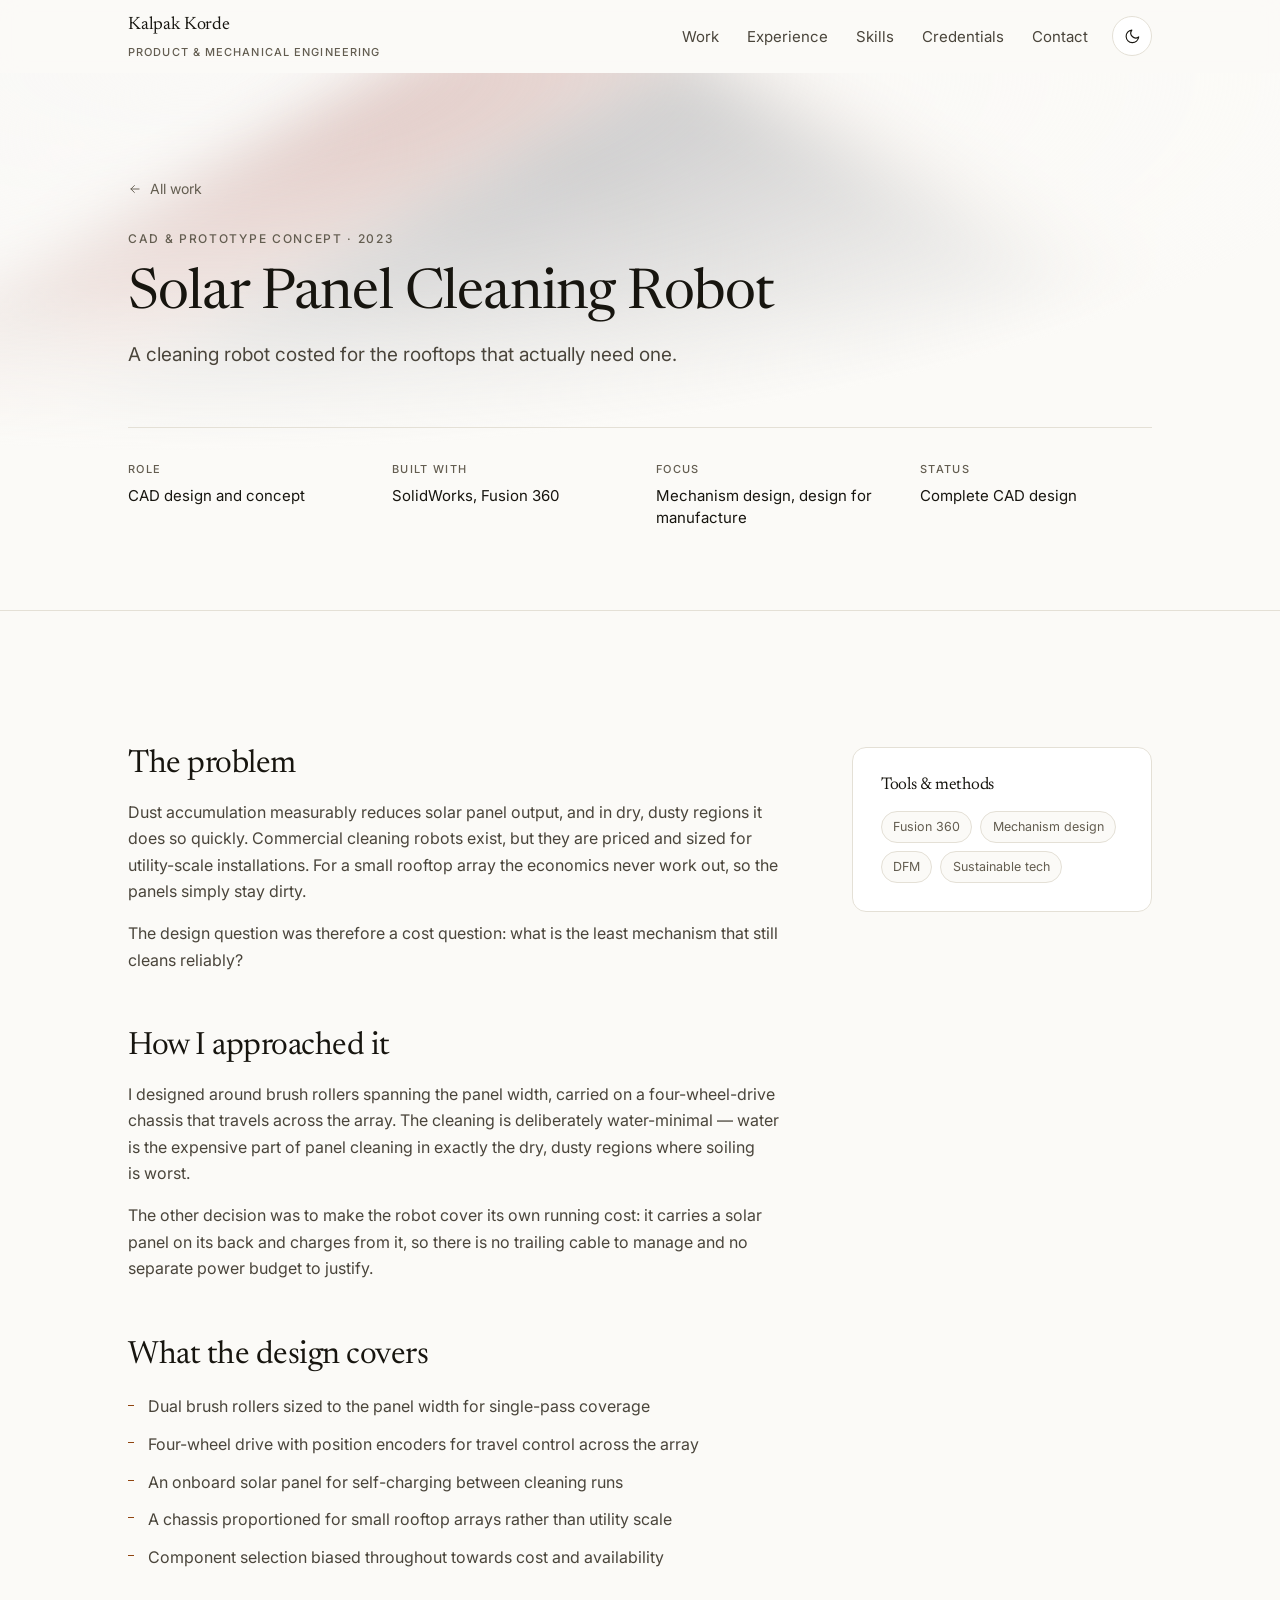
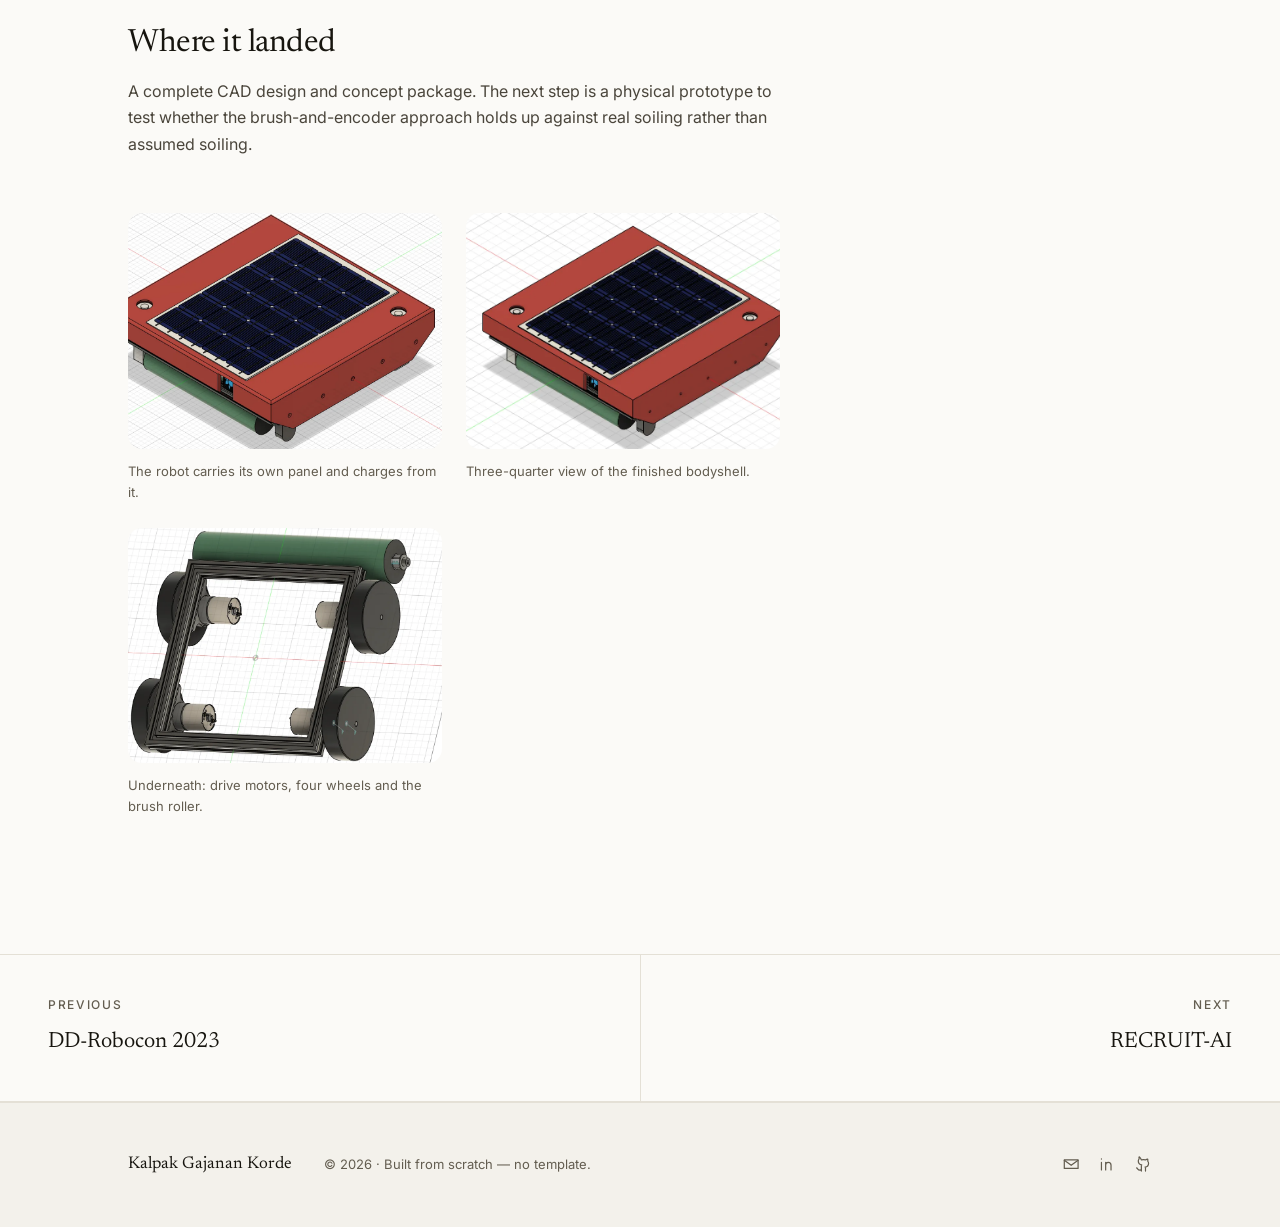
<file: portfolio/work/solar-cleaning-robot.html>
<!DOCTYPE html>
<html lang="en">

<head>
    <meta charset="UTF-8">
    <meta name="viewport" content="width=device-width, initial-scale=1">
    <title>Solar Panel Cleaning Robot — Kalpak Korde</title>

    <meta name="description" content="Complete CAD design for a low-cost autonomous solar panel cleaning robot with a brush roller, sized around the constraints of small rooftop installations.">
    <link rel="canonical" href="https://portfolio-tgq3.vercel.app/work/solar-cleaning-robot.html">

    <meta property="og:type" content="article">
    <meta property="og:url" content="https://portfolio-tgq3.vercel.app/work/solar-cleaning-robot.html">
    <meta property="og:title" content="Solar Panel Cleaning Robot — Kalpak Korde">
    <meta property="og:description" content="Complete CAD design for a low-cost autonomous solar panel cleaning robot with a brush roller, sized around the constraints of small rooftop installations.">
    <meta property="og:image" content="https://portfolio-tgq3.vercel.app/assets/og-image.png">
    <meta name="twitter:card" content="summary_large_image">

    <link rel="icon" href="../favicon.svg" type="image/svg+xml">
    <link rel="apple-touch-icon" href="../assets/apple-touch-icon.png">

    <script>
        (function () {
            document.documentElement.classList.add('js');
            try {
                var saved = localStorage.getItem('theme');
                var theme = saved || (window.matchMedia('(prefers-color-scheme: dark)').matches ? 'dark' : 'light');
                document.documentElement.setAttribute('data-theme', theme);
            } catch (e) { }
        })();
    </script>

    <link rel="preconnect" href="https://fonts.googleapis.com">
    <link rel="preconnect" href="https://fonts.gstatic.com" crossorigin>
    <link
        href="https://fonts.googleapis.com/css2?family=Inter:wght@400;500;600&family=Newsreader:ital,opsz,wght@0,6..72,400;0,6..72,500;1,6..72,400&display=swap"
        rel="stylesheet">
    <link rel="stylesheet" href="../css/style.css">
</head>

<body>
    <a class="skip-link" href="#main">Skip to content</a>

    <svg class="sprite" aria-hidden="true" focusable="false">
        <symbol id="i-mail" viewBox="0 0 24 24"><path d="M3 6.5h18v11H3z"/><path d="m3 7 9 6.5L21 7"/></symbol>
        <symbol id="i-linkedin" viewBox="0 0 24 24"><path d="M4.5 9.5v10M4.5 5.2v.1M10 19.5v-10M10 13.2c0-2 1.4-3.7 3.5-3.7s3.5 1.4 3.5 4v6"/></symbol>
        <symbol id="i-github" viewBox="0 0 24 24"><path d="M9 19.5c-4 1.2-4-2.1-5.6-2.6M15 21v-3.3c0-1 .1-1.4-.5-2 2.3-.2 4.5-1.1 4.5-5a3.9 3.9 0 0 0-1.1-2.7 3.6 3.6 0 0 0-.1-2.7s-.9-.2-2.9 1.1a10 10 0 0 0-5.2 0C7.7 2.1 6.8 2.3 6.8 2.3a3.6 3.6 0 0 0-.1 2.7 3.9 3.9 0 0 0-1.1 2.8c0 3.8 2.2 4.7 4.5 5-.4.4-.5.9-.5 1.5V21"/></symbol>
        <symbol id="i-arrow" viewBox="0 0 24 24"><path d="M5 12h14M13 6l6 6-6 6"/></symbol>
        <symbol id="i-sun" viewBox="0 0 24 24"><circle cx="12" cy="12" r="4"/><path d="M12 2v2M12 20v2M4.9 4.9l1.4 1.4M17.7 17.7l1.4 1.4M2 12h2M20 12h2M4.9 19.1l1.4-1.4M17.7 6.3l1.4-1.4"/></symbol>
        <symbol id="i-moon" viewBox="0 0 24 24"><path d="M21 12.8A9 9 0 1 1 11.2 3a7 7 0 0 0 9.8 9.8z"/></symbol>
        <symbol id="i-close" viewBox="0 0 24 24"><path d="M6 6l12 12M18 6L6 18"/></symbol>
        <symbol id="i-expand" viewBox="0 0 24 24"><path d="M9 3H3v6M15 21h6v-6M21 9V3h-6M3 15v6h6"/></symbol>
    </svg>

    <div class="scroll-progress" id="scrollProgress" aria-hidden="true"></div>

    <header class="site-header" id="siteHeader">
        <div class="shell header-inner">
            <a class="wordmark" href="../index.html">
                Kalpak Korde
                <span class="wordmark-role">Product &amp; Mechanical Engineering</span>
            </a>

            <nav class="nav" id="nav" aria-label="Primary">
                <ul>
                    <li><a href="../index.html#work">Work</a></li>
                    <li><a href="../index.html#experience">Experience</a></li>
                    <li><a href="../index.html#skills">Skills</a></li>
                    <li><a href="../index.html#credentials">Credentials</a></li>
                    <li><a href="../index.html#contact">Contact</a></li>
                </ul>
            </nav>

            <div class="header-actions">
                <button class="icon-btn" id="themeToggle" type="button" aria-label="Switch to dark theme">
                    <svg class="icon icon-light" aria-hidden="true"><use href="#i-moon" /></svg>
                    <svg class="icon icon-dark" aria-hidden="true"><use href="#i-sun" /></svg>
                </button>
                <button class="icon-btn nav-toggle" id="navToggle" type="button" aria-label="Open menu"
                    aria-expanded="false" aria-controls="nav">
                    <span class="bars" aria-hidden="true"><i></i><i></i></span>
                </button>
            </div>
        </div>
    </header>

    <main id="main">
        <section class="proj-hero">
            <div class="proj-bg" aria-hidden="true">
                <div class="proj-bg-layer">
                    <picture>
                        <source srcset="../assets/solar-robot-cad.webp" type="image/webp">
                        <img src="../assets/solar-robot-cad.jpg" alt="" aria-hidden="true">
                    </picture>
                </div>
            </div>

            <div class="shell">
                <a class="proj-back" href="../index.html#work">
                    <svg class="icon" aria-hidden="true"><use href="#i-arrow" /></svg>
                    All work
                </a>
                <p class="eyebrow">CAD &amp; prototype concept · 2023</p>
                <h1>Solar Panel Cleaning Robot</h1>
                <p class="lede">A cleaning robot costed for the rooftops that actually need one.</p>

                <dl class="proj-facts">
                    <div>
                        <dt>Role</dt>
                        <dd>CAD design and concept</dd>
                    </div>
                    <div>
                        <dt>Built with</dt>
                        <dd>SolidWorks, Fusion 360</dd>
                    </div>
                    <div>
                        <dt>Focus</dt>
                        <dd>Mechanism design, design for manufacture</dd>
                    </div>
                    <div>
                        <dt>Status</dt>
                        <dd>Complete CAD design</dd>
                    </div>
                </dl>
            </div>
        </section>

        <div class="shell proj-body">
            <div class="proj-main">
                <section class="proj-block reveal">
                    <h2>The problem</h2>
                    <p>Dust accumulation measurably reduces solar panel output, and in dry, dusty regions it does so quickly. Commercial cleaning robots exist, but they are priced and sized for utility-scale installations. For a small rooftop array the economics never work out, so the panels simply stay dirty.</p>
                    <p>The design question was therefore a cost question: what is the least mechanism that still cleans reliably?</p>
                </section>

                <section class="proj-block reveal">
                    <h2>How I approached it</h2>
                    <p>I designed around brush rollers spanning the panel width, carried on a four-wheel-drive chassis that travels across the array. The cleaning is deliberately water-minimal — water is the expensive part of panel cleaning in exactly the dry, dusty regions where soiling is worst.</p>
                    <p>The other decision was to make the robot cover its own running cost: it carries a solar panel on its back and charges from it, so there is no trailing cable to manage and no separate power budget to justify.</p>
                </section>

                <section class="proj-block reveal">
                    <h2>What the design covers</h2>
                    <ul>
                        <li>Dual brush rollers sized to the panel width for single-pass coverage</li>
                        <li>Four-wheel drive with position encoders for travel control across the array</li>
                        <li>An onboard solar panel for self-charging between cleaning runs</li>
                        <li>A chassis proportioned for small rooftop arrays rather than utility scale</li>
                        <li>Component selection biased throughout towards cost and availability</li>
                    </ul>
                </section>

                <section class="proj-block reveal">
                    <h2>Where it landed</h2>
                    <p>A complete CAD design and concept package. The next step is a physical prototype to test whether the brush-and-encoder approach holds up against real soiling rather than assumed soiling.</p>
                </section>

                <div class="proj-gallery reveal">
                    <figure>
                        <button class="zoomable" type="button" data-full="../assets/solar-robot-cad.jpg"
                            data-caption="The robot carries its own panel and charges from it.">
                            <picture>
                                <source srcset="../assets/solar-robot-cad.webp" type="image/webp">
                                <img src="../assets/solar-robot-cad.jpg" width="1096" height="758" loading="lazy"
                                    decoding="async" alt="Render of the solar panel cleaning robot: a red bodyshell with its own solar panel mounted on top">
                            </picture>
                            <span class="zoom-hint" aria-hidden="true">
                                <svg class="icon"><use href="#i-expand" /></svg>
                            </span>
                        </button>
                        <figcaption>The robot carries its own panel and charges from it.</figcaption>
                    </figure>
                    <figure>
                        <button class="zoomable" type="button" data-full="../assets/solar-robot-render2.jpg"
                            data-caption="Three-quarter view of the finished bodyshell.">
                            <picture>
                                <source srcset="../assets/solar-robot-render2.webp" type="image/webp">
                                <img src="../assets/solar-robot-render2.jpg" width="841" height="576" loading="lazy"
                                    decoding="async" alt="Three-quarter render of the cleaning robot showing the bodyshell and onboard panel">
                            </picture>
                            <span class="zoom-hint" aria-hidden="true">
                                <svg class="icon"><use href="#i-expand" /></svg>
                            </span>
                        </button>
                        <figcaption>Three-quarter view of the finished bodyshell.</figcaption>
                    </figure>
                    <figure>
                        <button class="zoomable" type="button" data-full="../assets/solar-robot-chassis.jpg"
                            data-caption="Underneath: drive motors, four wheels and the brush roller.">
                            <picture>
                                <source srcset="../assets/solar-robot-chassis.webp" type="image/webp">
                                <img src="../assets/solar-robot-chassis.jpg" width="958" height="794" loading="lazy"
                                    decoding="async" alt="Internal chassis render showing the drive motors, four wheels and the green brush roller">
                            </picture>
                            <span class="zoom-hint" aria-hidden="true">
                                <svg class="icon"><use href="#i-expand" /></svg>
                            </span>
                        </button>
                        <figcaption>Underneath: drive motors, four wheels and the brush roller.</figcaption>
                    </figure>
                </div>
            </div>

            <aside class="proj-rail reveal">
                <h3>Tools &amp; methods</h3>
                <ul class="tags">
                    <li>Fusion 360</li>
                    <li>Mechanism design</li>
                    <li>DFM</li>
                    <li>Sustainable tech</li>
                </ul>
            </aside>
        </div>

        <nav class="proj-nav" aria-label="More projects">
            <a href="dd-robocon-2023.html">
                <p class="eyebrow">Previous</p>
                <strong>DD-Robocon 2023</strong>
            </a>
            <a class="next" href="recruit-ai.html">
                <p class="eyebrow">Next</p>
                <strong>RECRUIT-AI</strong>
            </a>
        </nav>
    </main>

    <footer class="site-footer">
        <div class="shell footer-inner">
            <p class="footer-name">Kalpak Gajanan Korde</p>
            <p class="footer-meta">© <span id="year">2026</span> · Built from scratch — no template.</p>
            <ul class="footer-links">
                <li><a href="mailto:kalpakkorde38@gmail.com" aria-label="Email">
                        <svg class="icon" aria-hidden="true"><use href="#i-mail" /></svg></a></li>
                <li><a href="https://www.linkedin.com/in/kalpak-korde" target="_blank" rel="noopener"
                        aria-label="LinkedIn">
                        <svg class="icon" aria-hidden="true"><use href="#i-linkedin" /></svg></a></li>
                <li><a href="https://github.com/kalpuexe" target="_blank" rel="noopener" aria-label="GitHub">
                        <svg class="icon" aria-hidden="true"><use href="#i-github" /></svg></a></li>
            </ul>
        </div>
    </footer>

    <button class="to-top" id="toTop" type="button" aria-label="Back to top">
        <svg class="icon" aria-hidden="true"><use href="#i-arrow" /></svg>
    </button>

    <dialog class="lightbox" id="lightbox" aria-label="Image viewer">
        <button class="lightbox-close" id="lightboxClose" type="button" aria-label="Close">
            <svg class="icon" aria-hidden="true"><use href="#i-close" /></svg>
        </button>
        <img id="lightboxImg" alt="">
        <p class="lightbox-caption" id="lightboxCaption"></p>
    </dialog>

    <script src="../js/main.js" defer></script>
</body>

</html>
</file>
<file: portfolio/css/style.css>
/* =============================================================
   Kalpak Korde — portfolio
   Hand-written, no framework. Sections follow document order.
   ============================================================= */

/* ---------- Tokens ---------- */

:root {
    --paper: #fbfaf7;
    --surface: #ffffff;
    --sunken: #f3f1eb;
    --ink: #17150f;
    --ink-2: #4a453b;
    --ink-3: #635d50;
    --rule: #e4e0d6;
    --accent: #8f440f;
    --accent-ink: #ffffff;
    --accent-soft: rgba(143, 68, 15, .08);
    --shadow: 0 1px 2px rgba(23, 21, 15, .04), 0 8px 24px -12px rgba(23, 21, 15, .16);
    --shadow-lg: 0 2px 4px rgba(23, 21, 15, .04), 0 24px 48px -24px rgba(23, 21, 15, .26);

    --sans: 'Inter', -apple-system, BlinkMacSystemFont, 'Segoe UI', system-ui, sans-serif;
    --serif: 'Newsreader', Georgia, 'Times New Roman', serif;

    --shell: 1120px;
    --gutter: clamp(1.25rem, 5vw, 3rem);
    --section-y: clamp(4.5rem, 11vw, 8.5rem);
    --radius: 14px;
    --ease: cubic-bezier(.22, .61, .36, 1);
}

[data-theme="dark"] {
    --paper: #0f0e0c;
    --surface: #191714;
    --sunken: #0a0908;
    --ink: #f4f1e9;
    --ink-2: #c2bbad;
    --ink-3: #a09889;
    --rule: #2c2925;
    --accent: #e8a468;
    --accent-ink: #17150f;
    --accent-soft: rgba(232, 164, 104, .12);
    --shadow: 0 1px 2px rgba(0, 0, 0, .4), 0 8px 24px -12px rgba(0, 0, 0, .6);
    --shadow-lg: 0 2px 4px rgba(0, 0, 0, .4), 0 24px 48px -24px rgba(0, 0, 0, .8);
}

/* ---------- Base ---------- */

*,
*::before,
*::after {
    box-sizing: border-box;
}

* {
    margin: 0;
}

html {
    -webkit-text-size-adjust: 100%;
    scroll-behavior: smooth;
    scroll-padding-top: 6rem;
}

body {
    background: var(--paper);
    color: var(--ink);
    font-family: var(--sans);
    font-size: 1rem;
    line-height: 1.65;
    -webkit-font-smoothing: antialiased;
    overflow-x: hidden;
}

img,
picture,
svg {
    display: block;
    max-width: 100%;
}

img {
    height: auto;
}

h1,
h2,
h3,
h4 {
    font-family: var(--serif);
    font-weight: 400;
    line-height: 1.12;
    letter-spacing: -.015em;
    text-wrap: balance;
}

p {
    text-wrap: pretty;
}

a {
    color: inherit;
}

button {
    font: inherit;
    color: inherit;
    background: none;
    border: 0;
    cursor: pointer;
}

ul,
ol {
    list-style: none;
    padding: 0;
}

:focus-visible {
    outline: 2px solid var(--accent);
    outline-offset: 3px;
    border-radius: 3px;
}

.sprite {
    display: none;
}

.icon {
    width: 1em;
    height: 1em;
    fill: none;
    stroke: currentColor;
    stroke-width: 1.6;
    stroke-linecap: round;
    stroke-linejoin: round;
    flex: none;
}

.shell {
    width: 100%;
    max-width: var(--shell);
    margin-inline: auto;
    padding-inline: var(--gutter);
}

.skip-link {
    position: fixed;
    top: .75rem;
    left: .75rem;
    z-index: 200;
    padding: .6rem 1rem;
    background: var(--accent);
    color: var(--accent-ink);
    border-radius: 8px;
    font-size: .875rem;
    font-weight: 500;
    text-decoration: none;
    transform: translateY(-160%);
    transition: transform .18s var(--ease);
}

.skip-link:focus-visible {
    transform: none;
}

/* ---------- Shared type ---------- */

.eyebrow {
    font-size: .75rem;
    font-weight: 500;
    letter-spacing: .14em;
    text-transform: uppercase;
    color: var(--ink-3);
}

.lede {
    font-size: clamp(1.0625rem, 1.6vw, 1.1875rem);
    line-height: 1.7;
    color: var(--ink-2);
    max-width: 56ch;
}

.section {
    padding-block: var(--section-y);
}

.section-alt {
    background: var(--sunken);
    border-block: 1px solid var(--rule);
}

.section-head {
    max-width: 34ch;
    margin-bottom: clamp(2.5rem, 6vw, 4rem);
}

.section-head .eyebrow {
    margin-bottom: 1rem;
}

.section-head h2 {
    font-size: clamp(1.875rem, 4.4vw, 2.75rem);
}

/* ---------- Buttons ---------- */

.btn {
    display: inline-flex;
    align-items: center;
    justify-content: center;
    gap: .55rem;
    padding: .8rem 1.35rem;
    border-radius: 999px;
    font-size: .9375rem;
    font-weight: 500;
    text-decoration: none;
    border: 1px solid transparent;
    transition: background-color .2s var(--ease), border-color .2s var(--ease),
        color .2s var(--ease), transform .2s var(--ease);
}

.btn .icon {
    font-size: 1.05em;
    transition: transform .2s var(--ease);
}

.btn-primary {
    background: var(--accent);
    color: var(--accent-ink);
}

.btn-ghost {
    border-color: var(--rule);
    background: var(--surface);
    color: var(--ink);
}

.btn:hover {
    transform: translateY(-2px);
}

.btn-ghost:hover {
    border-color: var(--accent);
    color: var(--accent);
}

.btn-primary:hover .icon {
    transform: translateX(3px);
}

.btn-block {
    width: 100%;
}

.icon-btn {
    display: grid;
    place-items: center;
    width: 40px;
    height: 40px;
    border-radius: 999px;
    border: 1px solid var(--rule);
    background: var(--surface);
    font-size: 1.05rem;
    transition: border-color .2s var(--ease), color .2s var(--ease);
}

.icon-btn:hover {
    border-color: var(--accent);
    color: var(--accent);
}

/* Show only the icon matching the active theme */
[data-theme="light"] .icon-dark,
[data-theme="dark"] .icon-light {
    display: none;
}

/* ---------- Scroll progress ---------- */

.scroll-progress {
    position: fixed;
    inset: 0 auto auto 0;
    height: 2px;
    width: 100%;
    background: var(--accent);
    transform: scaleX(0);
    transform-origin: 0 50%;
    z-index: 120;
    will-change: transform;
}

/* ---------- Header ---------- */

.site-header {
    position: sticky;
    top: 0;
    z-index: 100;
    background: color-mix(in srgb, var(--paper) 85%, transparent);
    backdrop-filter: blur(12px);
    border-bottom: 1px solid transparent;
    transition: border-color .25s var(--ease);
}

.site-header.is-stuck {
    border-bottom-color: var(--rule);
}

.header-inner {
    display: flex;
    align-items: center;
    gap: 1.5rem;
    min-height: 72px;
}

.wordmark {
    display: grid;
    gap: .1rem;
    font-family: var(--serif);
    font-size: 1.125rem;
    letter-spacing: -.01em;
    text-decoration: none;
    margin-right: auto;
}

.wordmark-role {
    font-family: var(--sans);
    font-size: .6875rem;
    font-weight: 500;
    letter-spacing: .1em;
    text-transform: uppercase;
    color: var(--ink-3);
}

.nav ul {
    display: flex;
    gap: 1.75rem;
}

.nav a {
    position: relative;
    font-size: .9375rem;
    color: var(--ink-2);
    text-decoration: none;
    padding-block: .25rem;
    transition: color .2s var(--ease);
}

.nav a::after {
    content: '';
    position: absolute;
    left: 0;
    bottom: 0;
    width: 100%;
    height: 1px;
    background: currentColor;
    transform: scaleX(0);
    transform-origin: 100% 50%;
    transition: transform .28s var(--ease);
}

.nav a:hover,
.nav a.is-active {
    color: var(--ink);
}

.nav a:hover::after,
.nav a.is-active::after {
    transform: scaleX(1);
    transform-origin: 0 50%;
}

.header-actions {
    display: flex;
    gap: .5rem;
}

.nav-toggle {
    display: none;
}

.bars {
    display: grid;
    gap: 5px;
    width: 17px;
}

.bars i {
    display: block;
    height: 1.5px;
    background: currentColor;
    border-radius: 2px;
    transition: transform .25s var(--ease);
}

.nav-toggle[aria-expanded="true"] .bars i:first-child {
    transform: translateY(3.25px) rotate(45deg);
}

.nav-toggle[aria-expanded="true"] .bars i:last-child {
    transform: translateY(-3.25px) rotate(-45deg);
}

/* ---------- Hero ---------- */

.hero {
    padding-top: clamp(3rem, 8vw, 6rem);
    padding-bottom: clamp(3rem, 7vw, 5rem);
}

.hero-grid {
    display: grid;
    grid-template-columns: minmax(0, 1.55fr) minmax(0, 1fr);
    gap: clamp(2rem, 6vw, 4.5rem);
    align-items: center;
}

.hero-copy h1 {
    font-size: clamp(2.25rem, 6vw, 4rem);
    margin-block: 1.25rem 1.5rem;
}

.hero-copy h1 em {
    font-style: italic;
    color: var(--accent);
}

.hero-actions {
    display: flex;
    flex-wrap: wrap;
    gap: .75rem;
    margin-top: 2rem;
}

.hero-links {
    display: flex;
    flex-wrap: wrap;
    gap: 1.5rem;
    margin-top: 2rem;
    padding-top: 1.75rem;
    border-top: 1px solid var(--rule);
}

.hero-links a {
    display: inline-flex;
    align-items: center;
    gap: .5rem;
    font-size: .875rem;
    color: var(--ink-3);
    text-decoration: none;
    transition: color .2s var(--ease);
}

.hero-links a:hover {
    color: var(--accent);
}

.hero-portrait {
    position: relative;
}

.hero-portrait img {
    width: 100%;
    aspect-ratio: 1;
    object-fit: cover;
    border-radius: var(--radius);
    box-shadow: var(--shadow-lg);
    position: relative;
    z-index: 1;
}

/* A thin offset frame — quieter than the old rotating ring */
.hero-portrait::after {
    content: '';
    position: absolute;
    inset: 16px -16px -16px 16px;
    border: 1px solid var(--accent);
    border-radius: var(--radius);
    opacity: .45;
}

/* ---------- Facts strip ---------- */

.facts {
    display: grid;
    grid-template-columns: repeat(4, 1fr);
    gap: 1px;
    margin-top: clamp(3rem, 8vw, 5rem);
    background: var(--rule);
    border: 1px solid var(--rule);
    border-radius: var(--radius);
    overflow: hidden;
}

.fact {
    background: var(--paper);
    padding: 1.5rem 1.35rem;
}

.fact dt {
    font-size: .6875rem;
    font-weight: 500;
    letter-spacing: .12em;
    text-transform: uppercase;
    color: var(--ink-3);
    margin-bottom: .5rem;
}

.fact dd {
    margin: 0;
    font-family: var(--serif);
    font-size: 1.375rem;
    line-height: 1.2;
}

.fact dd span {
    display: block;
    font-family: var(--sans);
    font-size: .8125rem;
    line-height: 1.45;
    color: var(--ink-3);
    margin-top: .35rem;
}

/* ---------- Case studies ---------- */

.case {
    display: grid;
    grid-template-columns: minmax(0, 1.35fr) minmax(0, 1fr);
    gap: clamp(2rem, 5vw, 4rem);
    /* Centred so a short stat panel doesn't leave a void beside a tall column */
    align-items: center;
    padding-block: clamp(2.5rem, 6vw, 4rem);
    border-top: 1px solid var(--rule);
}

.case:first-of-type {
    border-top: 0;
    padding-top: 0;
}

.case-flip .case-body {
    order: 2;
}

.case-meta {
    font-size: .8125rem;
    color: var(--ink-3);
    margin-bottom: .75rem;
}

.case-body h3 {
    font-size: clamp(1.75rem, 3.6vw, 2.375rem);
}

.case-sub {
    font-size: 1.0625rem;
    color: var(--ink-2);
    margin-top: .625rem;
}

.case-notes {
    display: grid;
    gap: 1.5rem;
    margin-top: 2rem;
}

.case-notes h4 {
    font-family: var(--sans);
    font-size: .6875rem;
    font-weight: 600;
    letter-spacing: .12em;
    text-transform: uppercase;
    color: var(--accent);
    margin-bottom: .5rem;
}

.case-notes p {
    color: var(--ink-2);
    max-width: 62ch;
}

.case-note-small {
    margin-top: 1.25rem;
    font-size: .8125rem;
    line-height: 1.55;
    color: var(--ink-3);
    max-width: 58ch;
}

.case-links {
    display: flex;
    flex-wrap: wrap;
    align-items: center;
    gap: 1.75rem;
    margin-top: 1.75rem;
}

.case-links a {
    display: inline-flex;
    align-items: center;
    gap: .45rem;
    font-size: .9375rem;
    font-weight: 500;
    color: var(--accent);
    text-decoration: none;
    border-bottom: 1px solid currentColor;
    padding-bottom: 2px;
}

.case-links a .icon {
    transition: transform .2s var(--ease);
}

.case-links a:hover .icon {
    transform: translateX(4px);
}

/* Secondary link beside the case-study link — quieter, no underline rule */
.case-links a.case-link-alt {
    color: var(--ink-3);
    border-bottom-color: transparent;
    font-weight: 400;
}

.case-links a.case-link-alt:hover {
    color: var(--accent);
    border-bottom-color: currentColor;
}

/* Card footer link on the smaller work cards */
.mini-link {
    display: inline-flex;
    align-items: center;
    gap: .45rem;
    margin-top: 1.25rem;
    font-size: .875rem;
    font-weight: 500;
    color: var(--accent);
    text-decoration: none;
    align-self: flex-start;
    border-bottom: 1px solid currentColor;
    padding-bottom: 2px;
}

.mini-link .icon {
    transition: transform .2s var(--ease);
}

.mini-link:hover .icon {
    transform: translateX(4px);
}

.tags {
    display: flex;
    flex-wrap: wrap;
    gap: .5rem;
    margin-top: 1.75rem;
}

.tags li {
    padding: .3rem .7rem;
    border: 1px solid var(--rule);
    border-radius: 999px;
    font-size: .78125rem;
    color: var(--ink-3);
    background: var(--surface);
}

.tags-lg li {
    font-size: .875rem;
    padding: .4rem .85rem;
}

/* Designed panel used where a project has no photograph */
.stat-panel {
    padding: clamp(1.75rem, 4vw, 2.5rem);
    background: var(--surface);
    border: 1px solid var(--rule);
    border-radius: var(--radius);
    box-shadow: var(--shadow);
}

.stat-kicker {
    font-size: .6875rem;
    font-weight: 500;
    letter-spacing: .12em;
    text-transform: uppercase;
    color: var(--ink-3);
    margin-bottom: .85rem;
}

.stat-big {
    font-family: var(--serif);
    font-size: clamp(3rem, 7vw, 4rem);
    line-height: 1;
    letter-spacing: -.03em;
}

.stat-big span {
    color: var(--accent);
    font-size: .5em;
    vertical-align: super;
    margin-left: .1em;
}

.stat-label {
    font-size: .875rem;
    color: var(--ink-3);
    margin-top: .5rem;
}

.stat-panel hr {
    border: 0;
    border-top: 1px solid var(--rule);
    margin-block: 1.75rem;
}

.stat-quote {
    font-family: var(--serif);
    font-size: 1.375rem;
    font-style: italic;
    line-height: 1.4;
}

.stat-list {
    font-size: .9375rem;
    line-height: 1.7;
    color: var(--ink-2);
}

.case-figure figcaption {
    margin-top: .85rem;
    font-size: .8125rem;
    color: var(--ink-3);
}

/* ---------- Zoomable images ---------- */

.zoomable {
    position: relative;
    display: block;
    width: 100%;
    padding: 0;
    border-radius: var(--radius);
    overflow: hidden;
    background: var(--sunken);
    line-height: 0;
}

.zoomable img {
    width: 100%;
    transition: transform .5s var(--ease);
}

.zoomable:hover img {
    transform: scale(1.03);
}

.zoom-hint {
    position: absolute;
    right: .75rem;
    bottom: .75rem;
    display: grid;
    place-items: center;
    width: 34px;
    height: 34px;
    border-radius: 8px;
    background: color-mix(in srgb, var(--paper) 80%, transparent);
    backdrop-filter: blur(6px);
    color: var(--ink);
    font-size: .875rem;
    opacity: 0;
    transform: translateY(4px);
    transition: opacity .22s var(--ease), transform .22s var(--ease);
}

.zoomable:hover .zoom-hint,
.zoomable:focus-visible .zoom-hint {
    opacity: 1;
    transform: none;
}

/* ---------- Secondary work grid ---------- */

.subhead {
    font-size: 1.25rem;
    margin-top: clamp(2.5rem, 6vw, 4rem);
    margin-bottom: 1.75rem;
    padding-top: clamp(2.5rem, 6vw, 4rem);
    border-top: 1px solid var(--rule);
    color: var(--ink-3);
}

.grid-3 {
    display: grid;
    grid-template-columns: repeat(auto-fit, minmax(min(100%, 270px), 1fr));
    gap: clamp(1.25rem, 3vw, 2rem);
}

.mini,
.cred {
    display: flex;
    flex-direction: column;
    background: var(--surface);
    border: 1px solid var(--rule);
    border-radius: var(--radius);
    overflow: hidden;
    transition: transform .3s var(--ease), box-shadow .3s var(--ease), border-color .3s var(--ease);
}

.mini:hover,
.cred:hover {
    transform: translateY(-4px);
    box-shadow: var(--shadow-lg);
    border-color: color-mix(in srgb, var(--accent) 40%, var(--rule));
}

.mini-figure,
.cred figure {
    aspect-ratio: 4 / 3;
    overflow: hidden;
    background: var(--sunken);
}

.mini-figure .zoomable,
.cred .zoomable {
    height: 100%;
    border-radius: 0;
}

.mini-figure img,
.cred img {
    width: 100%;
    height: 100%;
    object-fit: cover;
}

/* Certificates read better anchored to their top edge than centred */
.cred img {
    object-position: top center;
}

.mini-figure-plain {
    display: grid;
    place-items: center;
    background: var(--accent-soft);
}

.mini-mark {
    display: grid;
    justify-items: center;
    font-family: var(--serif);
    font-size: 1.25rem;
    letter-spacing: .22em;
    text-indent: .22em;
    color: var(--accent);
}

.mini-mark b {
    font-size: 2.5rem;
    font-weight: 400;
    letter-spacing: -.01em;
    text-indent: 0;
}

.mini-body,
.cred-body {
    padding: 1.5rem;
    display: flex;
    flex-direction: column;
    flex: 1;
}

.mini-body h4,
.cred-body h3 {
    font-size: 1.3125rem;
    margin-bottom: .625rem;
}

.mini-body p:not(.case-meta),
.cred-body p:not(.case-meta) {
    font-size: .9375rem;
    color: var(--ink-2);
}

.mini-body .tags {
    margin-top: auto;
    padding-top: 1.5rem;
}

.mini-body .tags li {
    background: var(--paper);
}

/* ---------- Timeline ---------- */

.timeline li {
    display: grid;
    grid-template-columns: 190px minmax(0, 1fr);
    gap: clamp(1rem, 4vw, 3rem);
    padding-block: clamp(1.75rem, 4vw, 2.5rem);
    border-top: 1px solid var(--rule);
}

.timeline > li:first-child {
    border-top: 0;
    padding-top: 0;
}

.tl-when {
    font-size: .8125rem;
    letter-spacing: .04em;
    color: var(--ink-3);
    padding-top: .3rem;
}

.tl-body h3 {
    font-size: 1.4375rem;
}

.tl-org {
    font-size: .9375rem;
    color: var(--accent);
    margin-top: .3rem;
}

.tl-body ul {
    display: grid;
    gap: .6rem;
    margin-top: 1rem;
}

.tl-body li {
    display: block;
    position: relative;
    padding: 0 0 0 1.15rem;
    border: 0;
    font-size: .9375rem;
    color: var(--ink-2);
}

.tl-body li::before {
    content: '';
    position: absolute;
    left: 0;
    top: .68em;
    width: 5px;
    height: 1px;
    background: var(--ink-3);
}

/* ---------- Skills ---------- */

/* Fixed column counts: auto-fit left the fourth block stranded on its own row */
.skills-grid {
    display: grid;
    grid-template-columns: 1fr;
    gap: clamp(1.5rem, 3vw, 2.5rem);
}

@media (min-width: 600px) {
    .skills-grid {
        grid-template-columns: repeat(2, minmax(0, 1fr));
    }
}

@media (min-width: 1000px) {
    .skills-grid {
        grid-template-columns: repeat(4, minmax(0, 1fr));
    }
}

.skill-block h3 {
    font-size: 1.25rem;
    padding-bottom: .85rem;
    border-bottom: 1px solid var(--rule);
}

.skills-note {
    margin-top: clamp(2.5rem, 5vw, 3.5rem);
    padding-top: 2rem;
    border-top: 1px solid var(--rule);
    font-size: .9375rem;
    color: var(--ink-3);
    max-width: 62ch;
}

/* ---------- Credentials list ---------- */

.cred-list {
    display: grid;
    grid-template-columns: repeat(auto-fit, minmax(min(100%, 300px), 1fr));
    gap: 1px;
    margin-top: clamp(1.25rem, 3vw, 2rem);
    background: var(--rule);
    border: 1px solid var(--rule);
    border-radius: var(--radius);
    overflow: hidden;
}

.cred-list li {
    background: var(--sunken);
    padding: 1.35rem 1.5rem;
}

.cred-list strong {
    display: block;
    font-weight: 500;
}

.cred-list span {
    font-size: .875rem;
    color: var(--ink-3);
}

/* ---------- Contact ---------- */

.contact-grid {
    display: grid;
    grid-template-columns: minmax(0, 1fr) minmax(0, 420px);
    gap: clamp(2.5rem, 6vw, 4.5rem);
    align-items: start;
}

.contact-copy h2 {
    font-size: clamp(1.875rem, 4.4vw, 2.75rem);
    margin-block: 1rem 1.25rem;
}

.contact-list {
    display: grid;
    gap: .9rem;
    margin-top: 2.25rem;
    padding-top: 2rem;
    border-top: 1px solid var(--rule);
}

.contact-list li {
    display: flex;
    align-items: center;
    gap: .8rem;
    font-size: .9375rem;
    color: var(--ink-2);
}

.contact-list .icon {
    font-size: 1.1rem;
    color: var(--accent);
}

.contact-list a {
    text-decoration: none;
    border-bottom: 1px solid transparent;
    transition: border-color .2s var(--ease), color .2s var(--ease);
}

.contact-list a:hover {
    color: var(--ink);
    border-bottom-color: var(--accent);
}

.contact-cta {
    margin-top: 2rem;
}

.contact-cta .btn {
    max-width: 100%;
    word-break: break-word;
}

.contact-where {
    display: flex;
    align-items: center;
    gap: .6rem;
    margin-top: 1.5rem;
    font-size: .9375rem;
    color: var(--ink-3);
}

.contact-where .icon {
    font-size: 1.05rem;
    color: var(--accent);
}

/* Profiles panel — replaced the contact form */
.profiles {
    padding: clamp(1.25rem, 3vw, 1.75rem);
    background: var(--surface);
    border: 1px solid var(--rule);
    border-radius: var(--radius);
    box-shadow: var(--shadow);
}

.profiles h3 {
    font-size: 1.0625rem;
    margin-bottom: .5rem;
    padding: 0 .75rem;
}

.profile-list li + li {
    border-top: 1px solid var(--rule);
}

.profile-list a {
    display: flex;
    align-items: center;
    gap: .9rem;
    padding: .9rem .75rem;
    border-radius: 10px;
    text-decoration: none;
    transition: background-color .2s var(--ease);
}

.profile-list a:hover {
    background: var(--paper);
}

.profile-list a > .icon:first-child {
    font-size: 1.25rem;
    color: var(--accent);
}

.profile-list span {
    display: grid;
    gap: .1rem;
    margin-right: auto;
    min-width: 0;
}

.profile-list strong {
    font-weight: 500;
    font-size: .9375rem;
}

.profile-list em {
    font-style: normal;
    font-size: .8125rem;
    color: var(--ink-3);
    overflow-wrap: anywhere;
}

.profile-list .go {
    font-size: .95rem;
    color: var(--ink-3);
    transition: transform .2s var(--ease), color .2s var(--ease);
}

.profile-list a:hover .go {
    color: var(--accent);
    transform: translateX(3px);
}

/* ---------- Footer ---------- */

.site-footer {
    padding-block: 3rem;
    background: var(--sunken);
    border-top: 1px solid var(--rule);
}

.footer-inner {
    display: flex;
    flex-wrap: wrap;
    align-items: center;
    gap: 1rem 2rem;
}

.footer-name {
    font-family: var(--serif);
    font-size: 1.0625rem;
}

.footer-meta {
    font-size: .8125rem;
    color: var(--ink-3);
    margin-right: auto;
}

.footer-links {
    display: flex;
    gap: 1.1rem;
    font-size: 1.15rem;
}

.footer-links a {
    color: var(--ink-3);
    transition: color .2s var(--ease);
}

.footer-links a:hover {
    color: var(--accent);
}

/* ---------- Back to top ---------- */

.to-top {
    position: fixed;
    right: clamp(1rem, 3vw, 2rem);
    bottom: clamp(1rem, 3vw, 2rem);
    z-index: 90;
    display: grid;
    place-items: center;
    width: 44px;
    height: 44px;
    border-radius: 999px;
    background: var(--surface);
    border: 1px solid var(--rule);
    box-shadow: var(--shadow);
    font-size: 1.05rem;
    opacity: 0;
    visibility: hidden;
    transform: translateY(8px);
    transition: opacity .25s var(--ease), transform .25s var(--ease),
        visibility .25s, border-color .2s var(--ease), color .2s var(--ease);
}

.to-top .icon {
    transform: rotate(-90deg);
}

.to-top.is-visible {
    opacity: 1;
    visibility: visible;
    transform: none;
}

.to-top:hover {
    border-color: var(--accent);
    color: var(--accent);
}

/* ---------- Lightbox ---------- */

.lightbox {
    width: min(92vw, 1100px);
    max-width: none;
    max-height: 92vh;
    padding: 0;
    border: 0;
    background: transparent;
    overflow: visible;
}

.lightbox::backdrop {
    background: rgba(10, 9, 8, .88);
    backdrop-filter: blur(4px);
}

.lightbox img {
    width: 100%;
    max-height: 82vh;
    object-fit: contain;
    border-radius: 10px;
    background: var(--surface);
}

.lightbox-caption {
    margin-top: .9rem;
    font-size: .875rem;
    line-height: 1.5;
    color: #ddd7cc;
    text-align: center;
}

.lightbox-close {
    position: absolute;
    top: -3rem;
    right: 0;
    display: grid;
    place-items: center;
    width: 40px;
    height: 40px;
    border-radius: 999px;
    border: 1px solid rgba(255, 255, 255, .28);
    color: #fff;
    font-size: 1.1rem;
}

.lightbox-close:hover {
    background: rgba(255, 255, 255, .12);
}

/* =============================================================
   Project detail pages (work/*.html)
   ============================================================= */

.proj-hero {
    position: relative;
    isolation: isolate;
    overflow: hidden;
    padding-block: clamp(3rem, 9vw, 6.5rem) clamp(3rem, 7vw, 5rem);
    border-bottom: 1px solid var(--rule);
}

/* Background layer. Holds either a project image or the fallback line field;
   a scrim keeps the headline readable over either one. */
.proj-bg {
    position: absolute;
    inset: -10% 0 0;
    z-index: -2;
    overflow: hidden;
}

/* Each backdrop page is its own layer; JS cross-fades between them when there
   is more than one. A single layer just sits there. */
.proj-bg-layer {
    position: absolute;
    inset: 0;
    opacity: 0;
    transition: opacity 2.4s var(--ease);
}

.proj-bg-layer.is-active {
    opacity: .3;
}

[data-theme="dark"] .proj-bg-layer.is-active {
    opacity: .22;
}

.proj-bg img {
    width: 100%;
    height: 120%;
    object-fit: cover;
    filter: blur(26px) saturate(.75);
    transform: scale(1.15) translate3d(0, var(--parallax, 0px), 0);
    will-change: transform;
}

.proj-hero::after {
    content: '';
    position: absolute;
    inset: 0;
    z-index: -1;
    background:
        radial-gradient(120% 90% at 15% 0%, transparent 0%, var(--paper) 78%),
        linear-gradient(to bottom, transparent 40%, var(--paper) 100%);
}

/* Fallback when a project has no photograph yet: a slow-drifting rule field
   that reads as technical drawing paper rather than decoration. */
.proj-bg-lines {
    position: absolute;
    inset: -25%;
    background-image:
        linear-gradient(var(--accent) 1px, transparent 1px),
        linear-gradient(90deg, var(--accent) 1px, transparent 1px);
    background-size: 64px 64px;
    opacity: .07;
    animation: drift 42s linear infinite;
}

@keyframes drift {
    to {
        transform: translate3d(-64px, -64px, 0);
    }
}

.proj-back {
    display: inline-flex;
    align-items: center;
    gap: .5rem;
    font-size: .875rem;
    color: var(--ink-3);
    text-decoration: none;
    margin-bottom: 1.75rem;
    transition: color .2s var(--ease);
}

.proj-back .icon {
    transform: rotate(180deg);
    transition: transform .2s var(--ease);
}

.proj-back:hover {
    color: var(--accent);
}

.proj-back:hover .icon {
    transform: rotate(180deg) translateX(3px);
}

.proj-hero h1 {
    font-size: clamp(2rem, 5.5vw, 3.5rem);
    margin-block: 1rem .75rem;
    max-width: 20ch;
}

.proj-hero .lede {
    max-width: 60ch;
}

/* Key facts under the project headline */
.proj-facts {
    display: grid;
    grid-template-columns: repeat(auto-fit, minmax(min(100%, 200px), 1fr));
    gap: 1.5rem 2rem;
    margin-top: clamp(2.5rem, 5vw, 3.5rem);
    padding-top: 2rem;
    border-top: 1px solid var(--rule);
}

.proj-facts dt {
    font-size: .6875rem;
    font-weight: 500;
    letter-spacing: .12em;
    text-transform: uppercase;
    color: var(--ink-3);
    margin-bottom: .4rem;
}

.proj-facts dd {
    margin: 0;
    font-size: .9375rem;
    line-height: 1.5;
}

/* Body: narrative column with a sticky rail alongside */
.proj-body {
    display: grid;
    grid-template-columns: minmax(0, 1fr) minmax(0, 300px);
    gap: clamp(2.5rem, 6vw, 4.5rem);
    align-items: start;
    padding-block: var(--section-y);
}

.proj-block + .proj-block {
    margin-top: clamp(2.5rem, 5vw, 3.5rem);
}

.proj-block h2 {
    font-size: clamp(1.5rem, 3vw, 2rem);
    margin-bottom: 1rem;
}

.proj-block p {
    color: var(--ink-2);
    max-width: 68ch;
}

.proj-block p + p {
    margin-top: 1rem;
}

.proj-block ul {
    display: grid;
    gap: .7rem;
    margin-top: 1.25rem;
}

.proj-block ul li {
    position: relative;
    padding-left: 1.25rem;
    color: var(--ink-2);
    max-width: 66ch;
}

.proj-block ul li::before {
    content: '';
    position: absolute;
    left: 0;
    top: .7em;
    width: 6px;
    height: 1px;
    background: var(--accent);
}

.proj-rail {
    position: sticky;
    top: 6rem;
    padding: 1.75rem;
    background: var(--surface);
    border: 1px solid var(--rule);
    border-radius: var(--radius);
}

.proj-rail h3 {
    font-size: 1.0625rem;
    margin-bottom: 1rem;
}

.proj-rail .tags {
    margin-top: 0;
}

.proj-rail .tags li {
    background: var(--paper);
}

.proj-rail-link {
    display: inline-flex;
    align-items: center;
    gap: .45rem;
    margin-top: 1.5rem;
    font-size: .9375rem;
    font-weight: 500;
    color: var(--accent);
    text-decoration: none;
    border-bottom: 1px solid currentColor;
    padding-bottom: 2px;
}

.proj-rail-link .icon {
    transition: transform .2s var(--ease);
}

.proj-rail-link:hover .icon {
    transform: translateX(4px);
}

/* Gallery */
.proj-gallery {
    display: grid;
    grid-template-columns: repeat(auto-fit, minmax(min(100%, 280px), 1fr));
    gap: clamp(1rem, 2.5vw, 1.5rem);
    margin-top: clamp(2.5rem, 5vw, 3.5rem);
}

.proj-gallery figure {
    margin: 0;
}

/* Uniform frames so rows line up. Photographs crop to fill; documents get
   .doc so nothing is cut off, since the whole point is reading them. */
.proj-gallery .zoomable img {
    aspect-ratio: 4 / 3;
    object-fit: cover;
}

.proj-gallery figure.doc .zoomable img {
    object-fit: contain;
}

.proj-gallery .zoomable:hover img {
    transform: scale(1.02);
}

.proj-gallery figcaption {
    margin-top: .75rem;
    font-size: .8125rem;
    color: var(--ink-3);
}

/* Placeholder shown where the real screenshots aren't in yet */
.proj-placeholder {
    display: grid;
    place-items: center;
    text-align: center;
    min-height: 220px;
    padding: 2rem;
    border: 1px dashed var(--rule);
    border-radius: var(--radius);
    background: var(--sunken);
    color: var(--ink-3);
    font-size: .875rem;
}

/* Prev / next project */
.proj-nav {
    display: grid;
    grid-template-columns: repeat(auto-fit, minmax(min(100%, 260px), 1fr));
    gap: 1px;
    background: var(--rule);
    border-block: 1px solid var(--rule);
}

.proj-nav a {
    display: block;
    padding: clamp(1.75rem, 4vw, 2.5rem) var(--gutter);
    background: var(--paper);
    text-decoration: none;
    transition: background-color .25s var(--ease);
}

.proj-nav a:hover {
    background: var(--sunken);
}

.proj-nav .eyebrow {
    margin-bottom: .6rem;
}

.proj-nav strong {
    font-family: var(--serif);
    font-size: 1.375rem;
    font-weight: 400;
}

.proj-nav .next {
    text-align: right;
}

@media (max-width: 900px) {
    .proj-body {
        grid-template-columns: 1fr;
    }

    .proj-rail {
        position: static;
    }

    .proj-nav .next {
        text-align: left;
    }
}

/* ---------- Scroll reveal ---------- */

/* Scoped to .js: without JavaScript the content stays plainly visible
   rather than being hidden by an animation that will never run. */
.js .reveal {
    opacity: 0;
    transform: translateY(22px);
    transition: opacity .7s var(--ease), transform .7s var(--ease);
    transition-delay: calc(var(--d, 0) * 80ms);
}

.js .reveal.is-in {
    opacity: 1;
    transform: none;
}

/* Project cards get more travel and a slight scale so they "arrive" */
.js .case.reveal,
.js .mini.reveal,
.js .cred.reveal {
    transform: translateY(34px) scale(.985);
}

.js .case.reveal.is-in,
.js .mini.reveal.is-in,
.js .cred.reveal.is-in {
    transform: none;
}

/* ---------- Responsive ---------- */

@media (max-width: 900px) {
    .hero-grid {
        grid-template-columns: 1fr;
    }

    .hero-portrait {
        order: -1;
        max-width: 240px;
    }

    .case,
    .contact-grid {
        grid-template-columns: 1fr;
    }

    .case-flip .case-body {
        order: 0;
    }

    .facts {
        grid-template-columns: 1fr 1fr;
    }

    .timeline li {
        grid-template-columns: 1fr;
        gap: .5rem;
    }
}

@media (max-width: 780px) {
    .nav-toggle {
        display: grid;
    }

    .nav {
        position: fixed;
        inset: 72px 0 auto;
        background: var(--paper);
        border-bottom: 1px solid var(--rule);
        box-shadow: var(--shadow-lg);
        display: grid;
        overflow: hidden;
        /* minmax(0, …) is required: a bare 0fr track still gets a min-content
           minimum, which leaves the closed menu showing as a sliver. */
        grid-template-rows: minmax(0, 0fr);
        visibility: hidden;
        transition: grid-template-rows .32s var(--ease), visibility .32s;
    }

    .nav.is-open {
        grid-template-rows: minmax(0, 1fr);
        visibility: visible;
    }

    .nav ul {
        flex-direction: column;
        gap: 0;
        min-height: 0;
        padding: .5rem var(--gutter) 1.25rem;
    }

    .nav li + li {
        border-top: 1px solid var(--rule);
    }

    .nav a {
        display: block;
        padding-block: .9rem;
        font-size: 1rem;
    }

    .nav a::after {
        display: none;
    }
}

@media (max-width: 560px) {
    .facts {
        grid-template-columns: 1fr;
    }

    .wordmark-role {
        display: none;
    }

    .footer-inner {
        flex-direction: column;
        align-items: flex-start;
    }
}

/* ---------- Reduced motion ---------- */

@media (prefers-reduced-motion: reduce) {

    html {
        scroll-behavior: auto;
    }

    *,
    *::before,
    *::after {
        animation-duration: .01ms !important;
        animation-iteration-count: 1 !important;
        transition-duration: .01ms !important;
        scroll-behavior: auto !important;
    }

    .js .reveal {
        opacity: 1;
        transform: none;
    }
}

/* ---------- Print ---------- */

@media print {

    .site-header,
    .to-top,
    .scroll-progress,
    .contact-form-wrap,
    .zoom-hint,
    .skip-link {
        display: none !important;
    }

    body {
        background: #fff;
        color: #000;
    }

    .js .reveal {
        opacity: 1 !important;
        transform: none !important;
    }

    .section {
        padding-block: 1.5rem;
        break-inside: avoid;
    }
}
</file>
